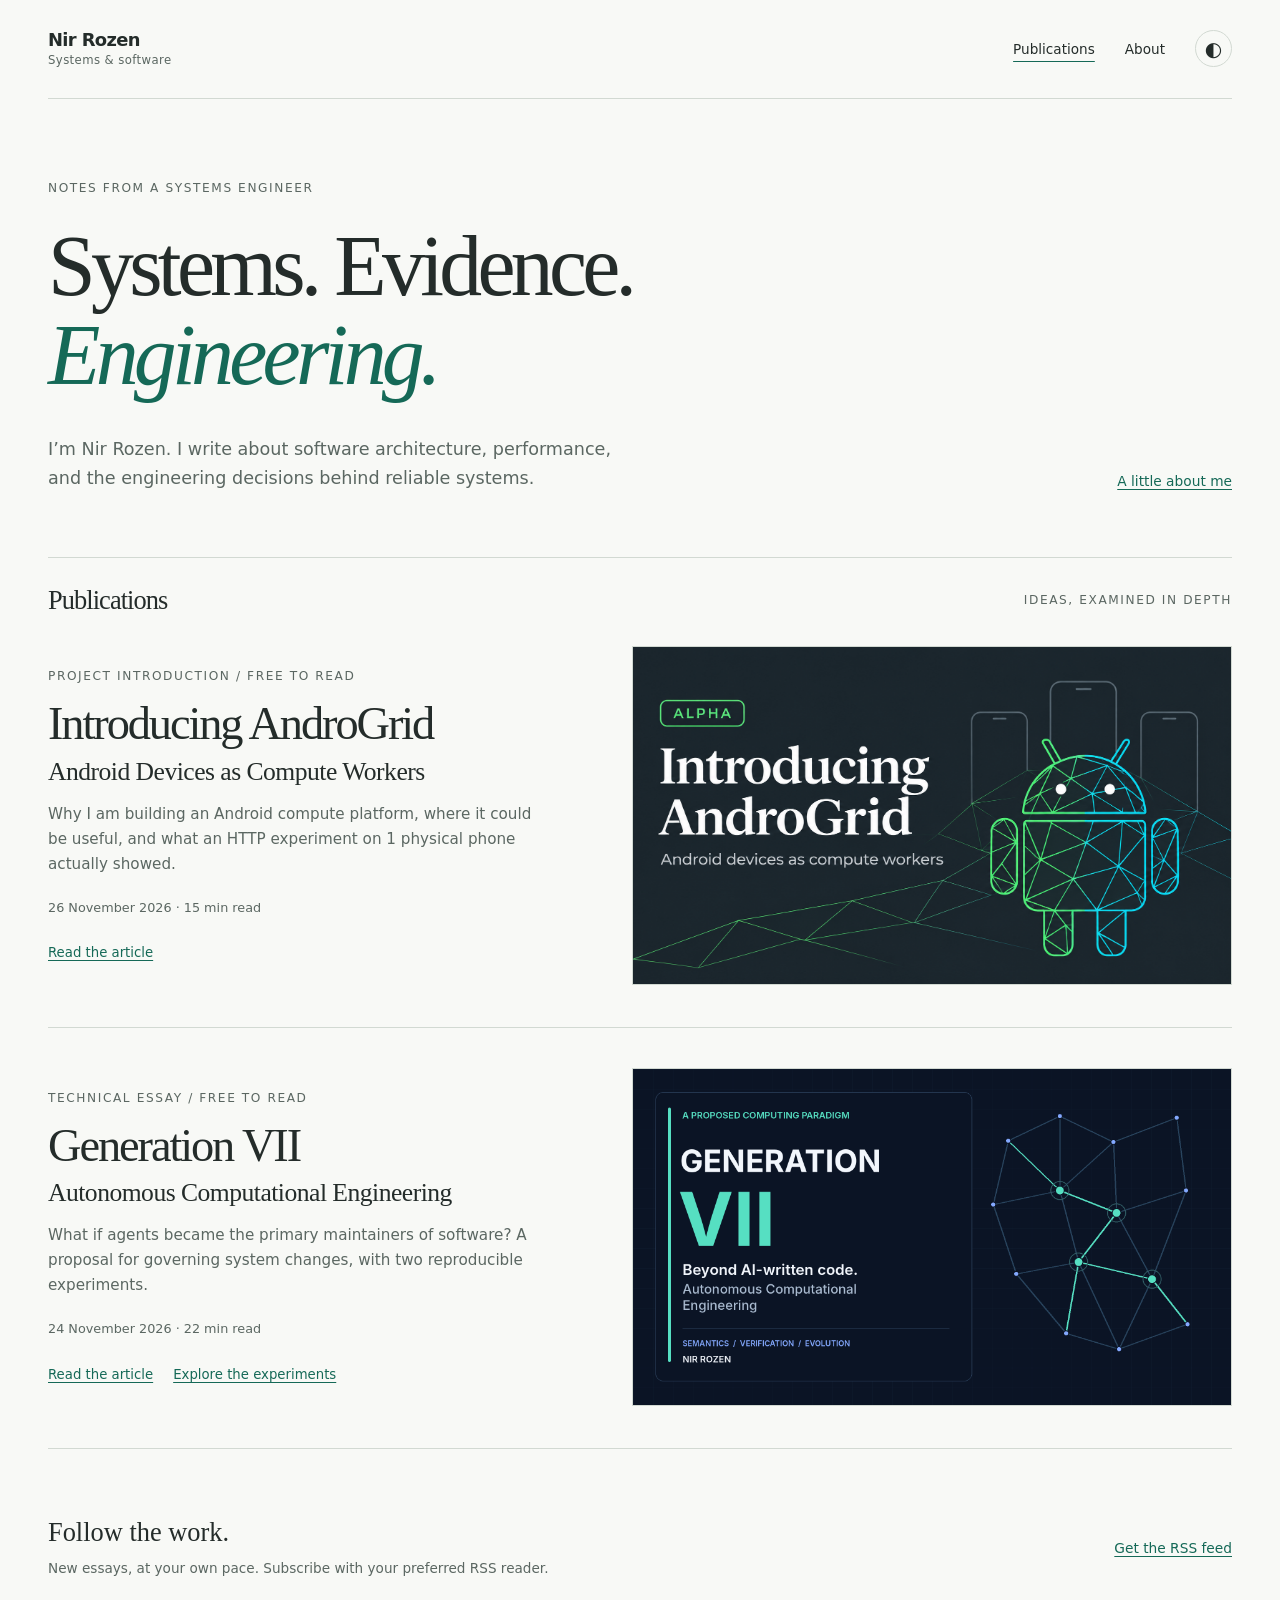
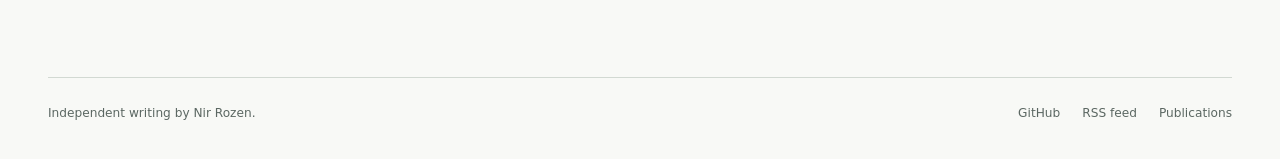
<file: index.html>
<!doctype html>
<html lang="en">
<head>
  <meta charset="utf-8">
  <meta name="viewport" content="width=device-width, initial-scale=1">
  <meta name="color-scheme" content="light dark">
  <title>Nir Rozen — Systems &amp; Software</title>
  <meta name="description" content="Technical essays on systems, performance, and the engineering decisions behind reliable software.">
  <link rel="canonical" href="https://mrquality.github.io/articles/">
  <meta property="og:type" content="website">
  <meta property="og:title" content="Nir Rozen — Systems &amp; Software">
  <meta property="og:description" content="Technical essays on systems, performance, and the engineering decisions behind reliable software.">
  <meta property="og:url" content="https://mrquality.github.io/articles/">
  <meta property="og:image" content="https://mrquality.github.io/articles/generation-vii/figures/00-cover.png">
  <meta name="twitter:card" content="summary_large_image">
  <link rel="alternate" type="application/rss+xml" title="Nir Rozen — Publications" href="./feed.xml">
  <script>try{var t=localStorage.getItem('publication-theme');if(t==='light'||t==='dark')document.documentElement.dataset.theme=t}catch(e){}</script>
  <link rel="stylesheet" href="./style.css?v=1">
  <script src="./site.js?v=1" defer></script>

</head>
<body class="home-page">
  <a class="skip-link" href="#main">Skip to content</a>
  <header class="site-header wrap">
    <a class="wordmark" href="./" aria-label="Nir Rozen, home">Nir Rozen<span>Systems &amp; software</span></a>
    <nav aria-label="Main navigation">
      <a href="./#publications" aria-current="page">Publications</a>
      <a href="./about.html" >About</a>
      <button class="theme-toggle" type="button" hidden aria-label="Switch color theme"><span class="theme-icon" aria-hidden="true">◐</span><span class="theme-label">Theme</span></button>
    </nav>
  </header>
  <main id="main" class="wrap">
  <section class="home-intro" aria-labelledby="intro-title">
    <p class="eyebrow">Notes from a systems engineer</p>
    <h1 id="intro-title">Systems. Evidence.<br><em>Engineering.</em></h1>
    <div class="intro-bottom"><p>I’m Nir Rozen. I write about software architecture, performance, and the engineering decisions behind reliable systems.</p><a class="text-link" href="about.html">A little about me</a></div>
  </section>
  <section id="publications" class="publications" aria-labelledby="publications-title">
    <div class="section-heading"><h2 id="publications-title">Publications</h2><span class="eyebrow">Ideas, examined in depth</span></div>
    <article class="publication">
  <div><p class="eyebrow">Project introduction / Free to read</p>
  <h3><a href="androgrid/">Introducing AndroGrid<span>Android Devices as Compute Workers</span></a></h3>
  <p class="publication-summary">Why I am building an Android compute platform, where it could be useful, and what an HTTP experiment on 1 physical phone actually showed.</p>
  <p class="publication-meta"><time datetime="2026-11-26">26 November 2026</time> · 15 min read</p>
  <div class="publication-links"><a href="androgrid/">Read the article</a></div></div>
  <a class="publication-image" href="androgrid/" aria-label="Read Introducing AndroGrid: Android Devices as Compute Workers"><img src="androgrid/figures/00-cover.png" alt="AndroGrid: Android devices as compute workers, with a green and cyan network motif." width="1920" height="1080" decoding="async"></a>
</article>
<article class="publication">
  <div><p class="eyebrow">Technical essay / Free to read</p>
  <h3><a href="generation-vii/">Generation VII<span>Autonomous Computational Engineering</span></a></h3>
  <p class="publication-summary">What if agents became the primary maintainers of software? A proposal for governing system changes, with two reproducible experiments.</p>
  <p class="publication-meta"><time datetime="2026-11-24">24 November 2026</time> · 22 min read</p>
  <div class="publication-links"><a href="generation-vii/">Read the article</a><a href="generation-vii/experiments/">Explore the experiments</a></div></div>
  <a class="publication-image" href="generation-vii/" aria-label="Read Generation VII: Autonomous Computational Engineering"><img src="generation-vii/figures/00-cover.png" alt="Generation VII: Beyond AI-written code" width="1920" height="1080" decoding="async"></a>
</article>
  </section>
  <aside class="follow-note"><div><h2>Follow the work.</h2><p>New essays, at your own pace. Subscribe with your preferred RSS reader.</p></div><a class="text-link" href="feed.xml">Get the RSS feed</a></aside>
</main>

  <footer class="site-footer wrap">
    <p>Independent writing by <a href="./about.html">Nir Rozen</a>.</p>
    <nav aria-label="Footer"><a href="https://github.com/MrQuality">GitHub</a><a href="./feed.xml">RSS feed</a><a href="./#publications">Publications</a></nav>
  </footer>
</body>
</html>
</file>
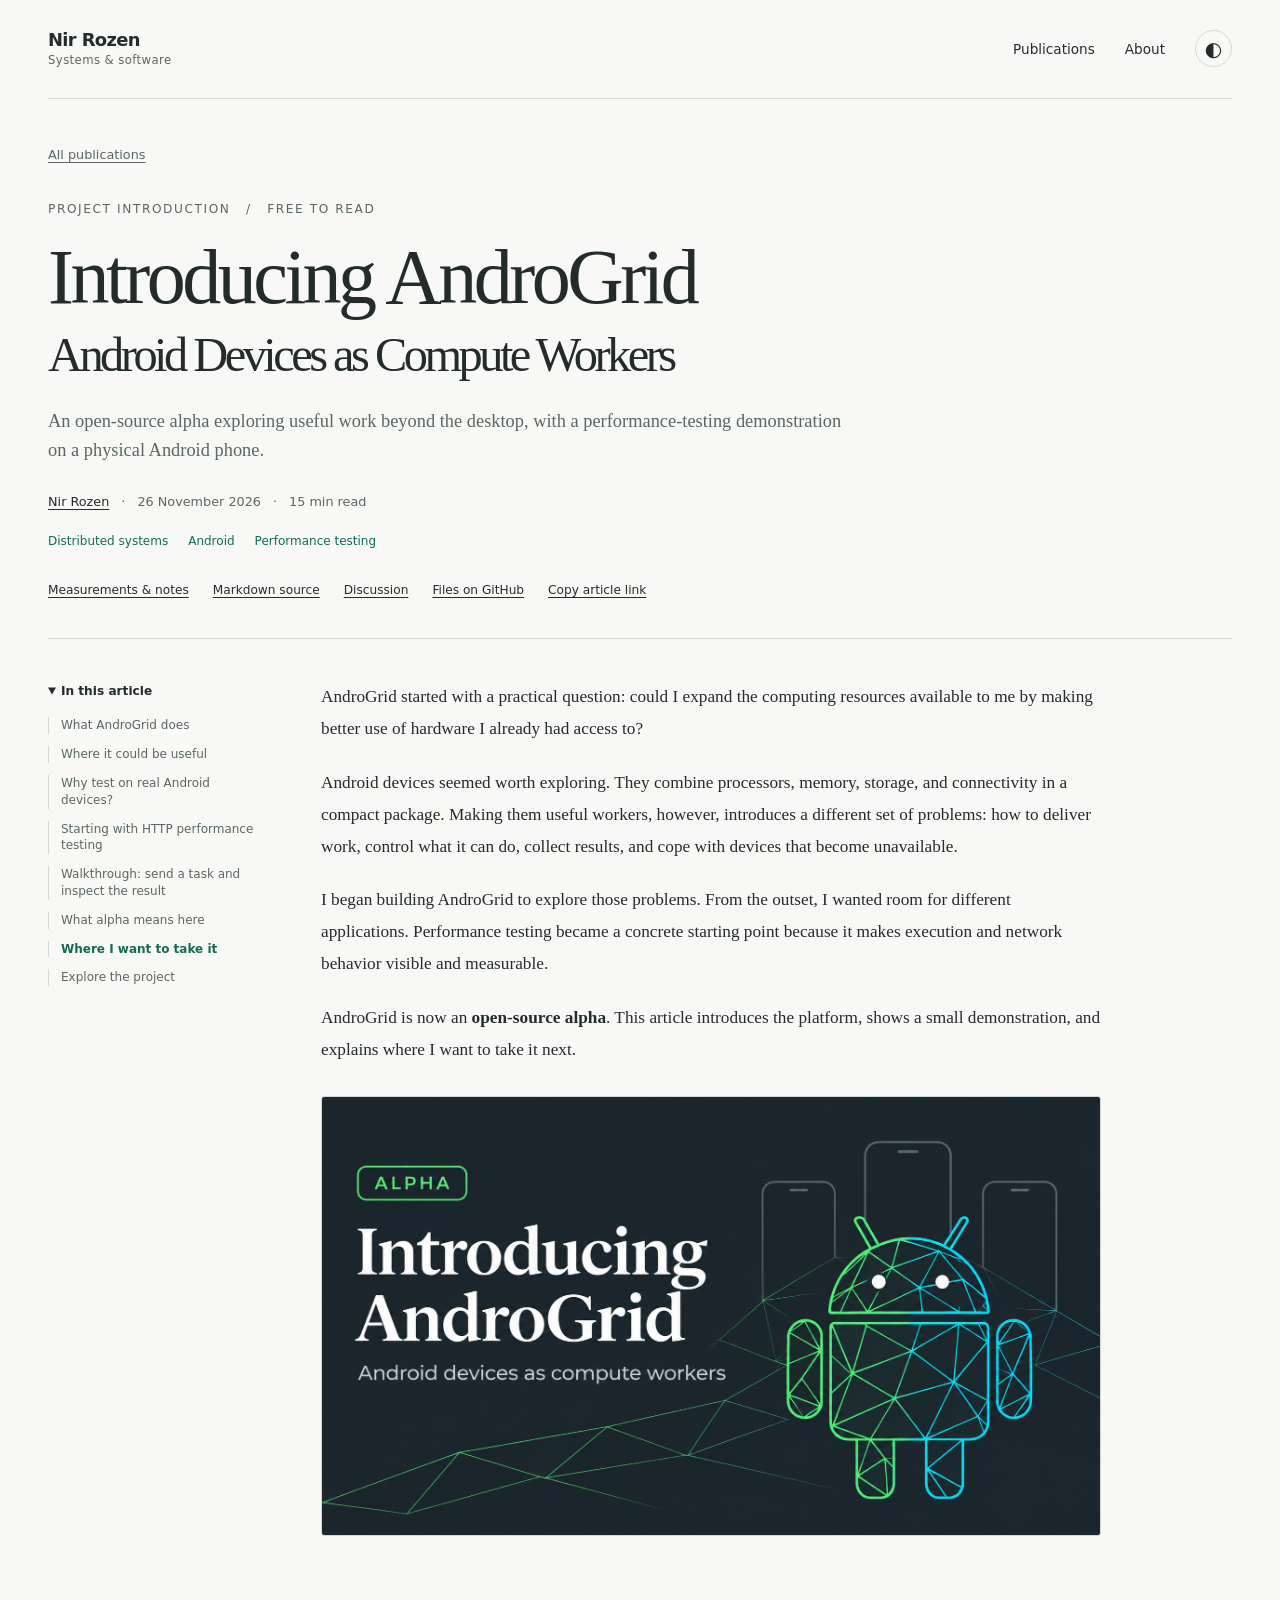
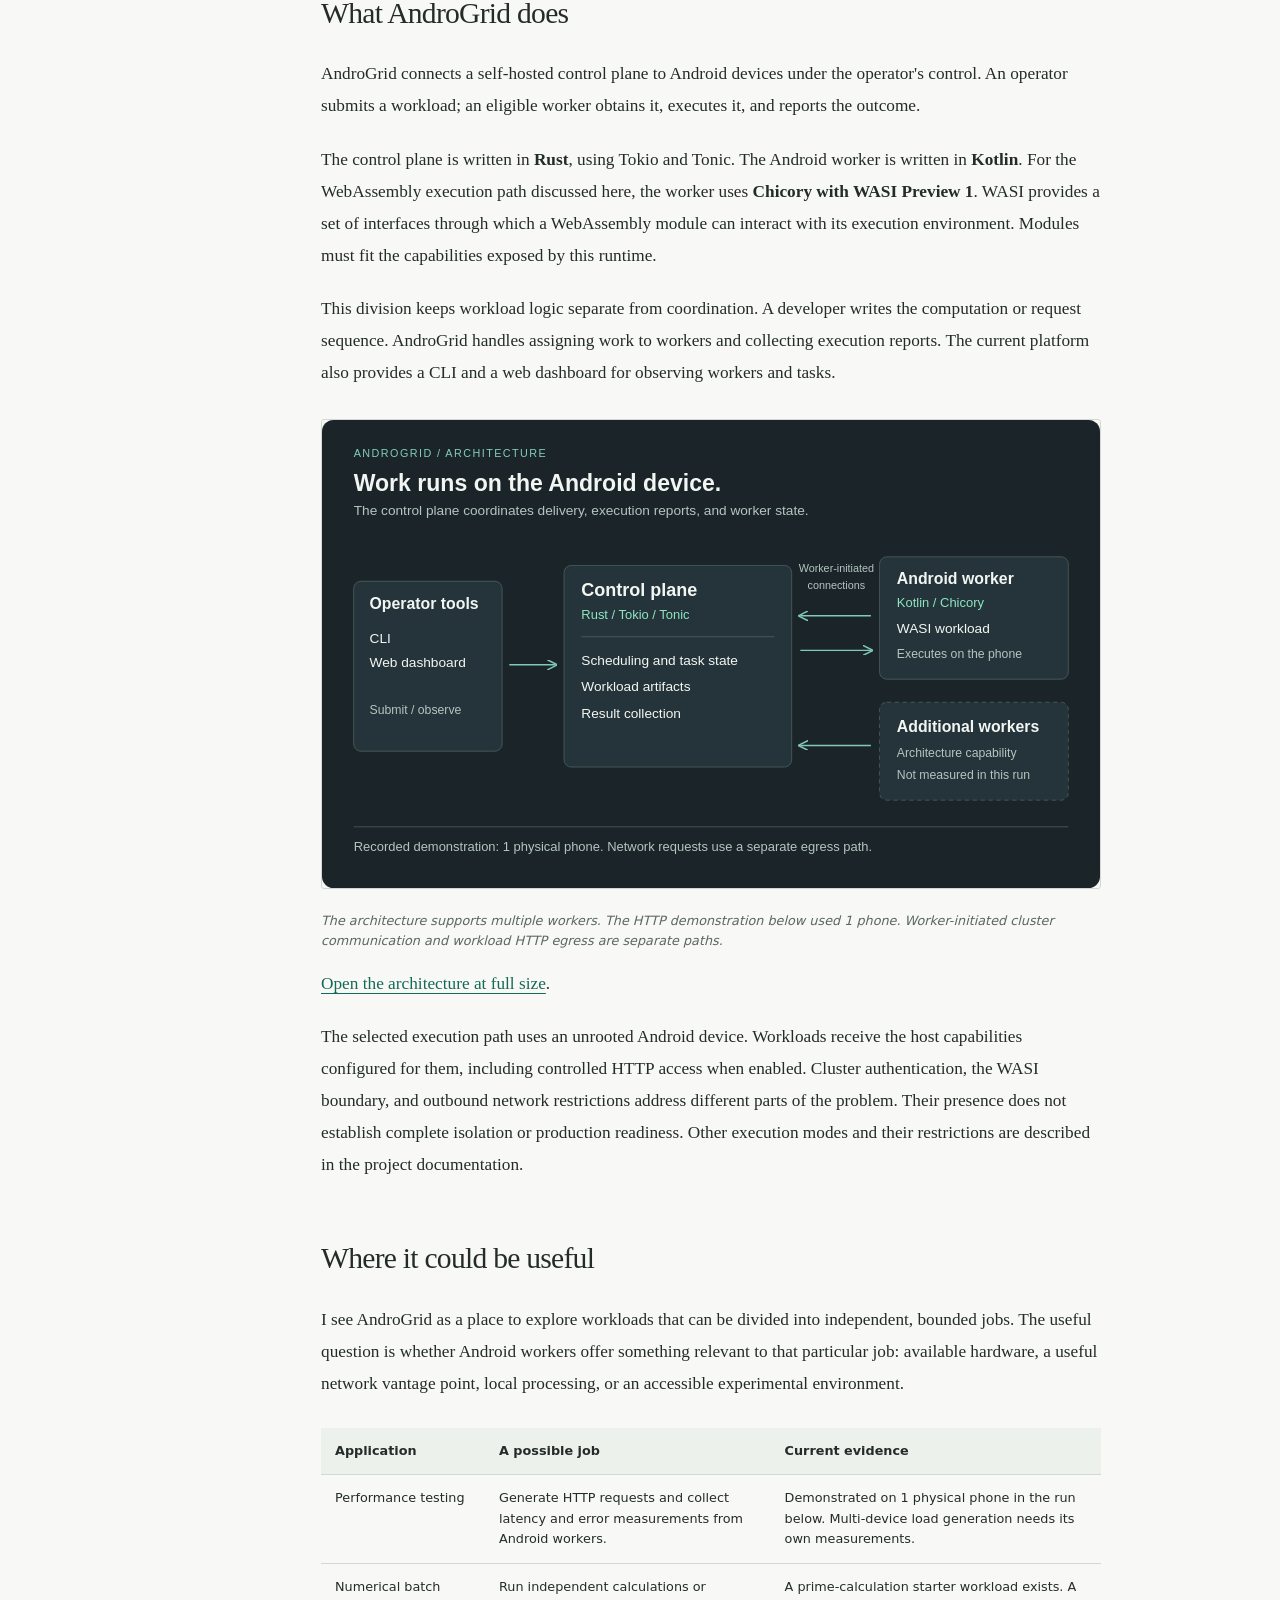
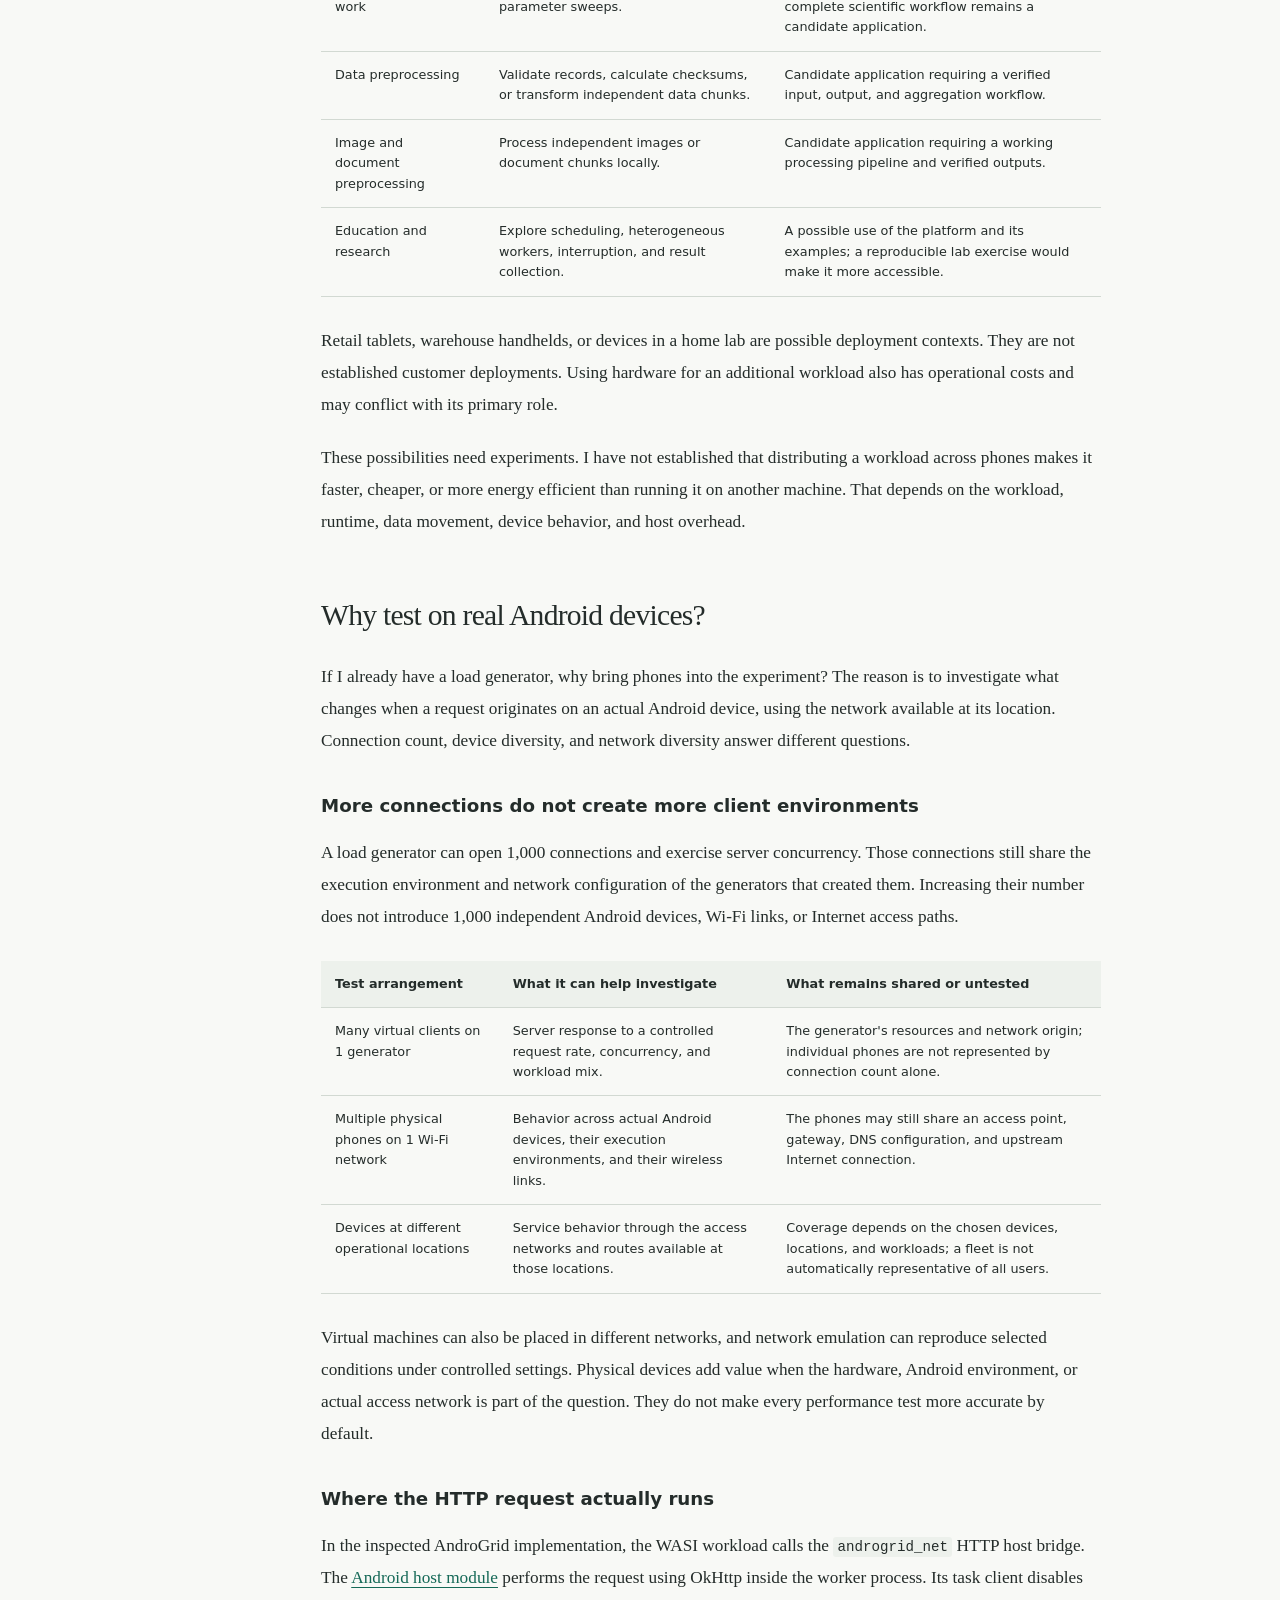
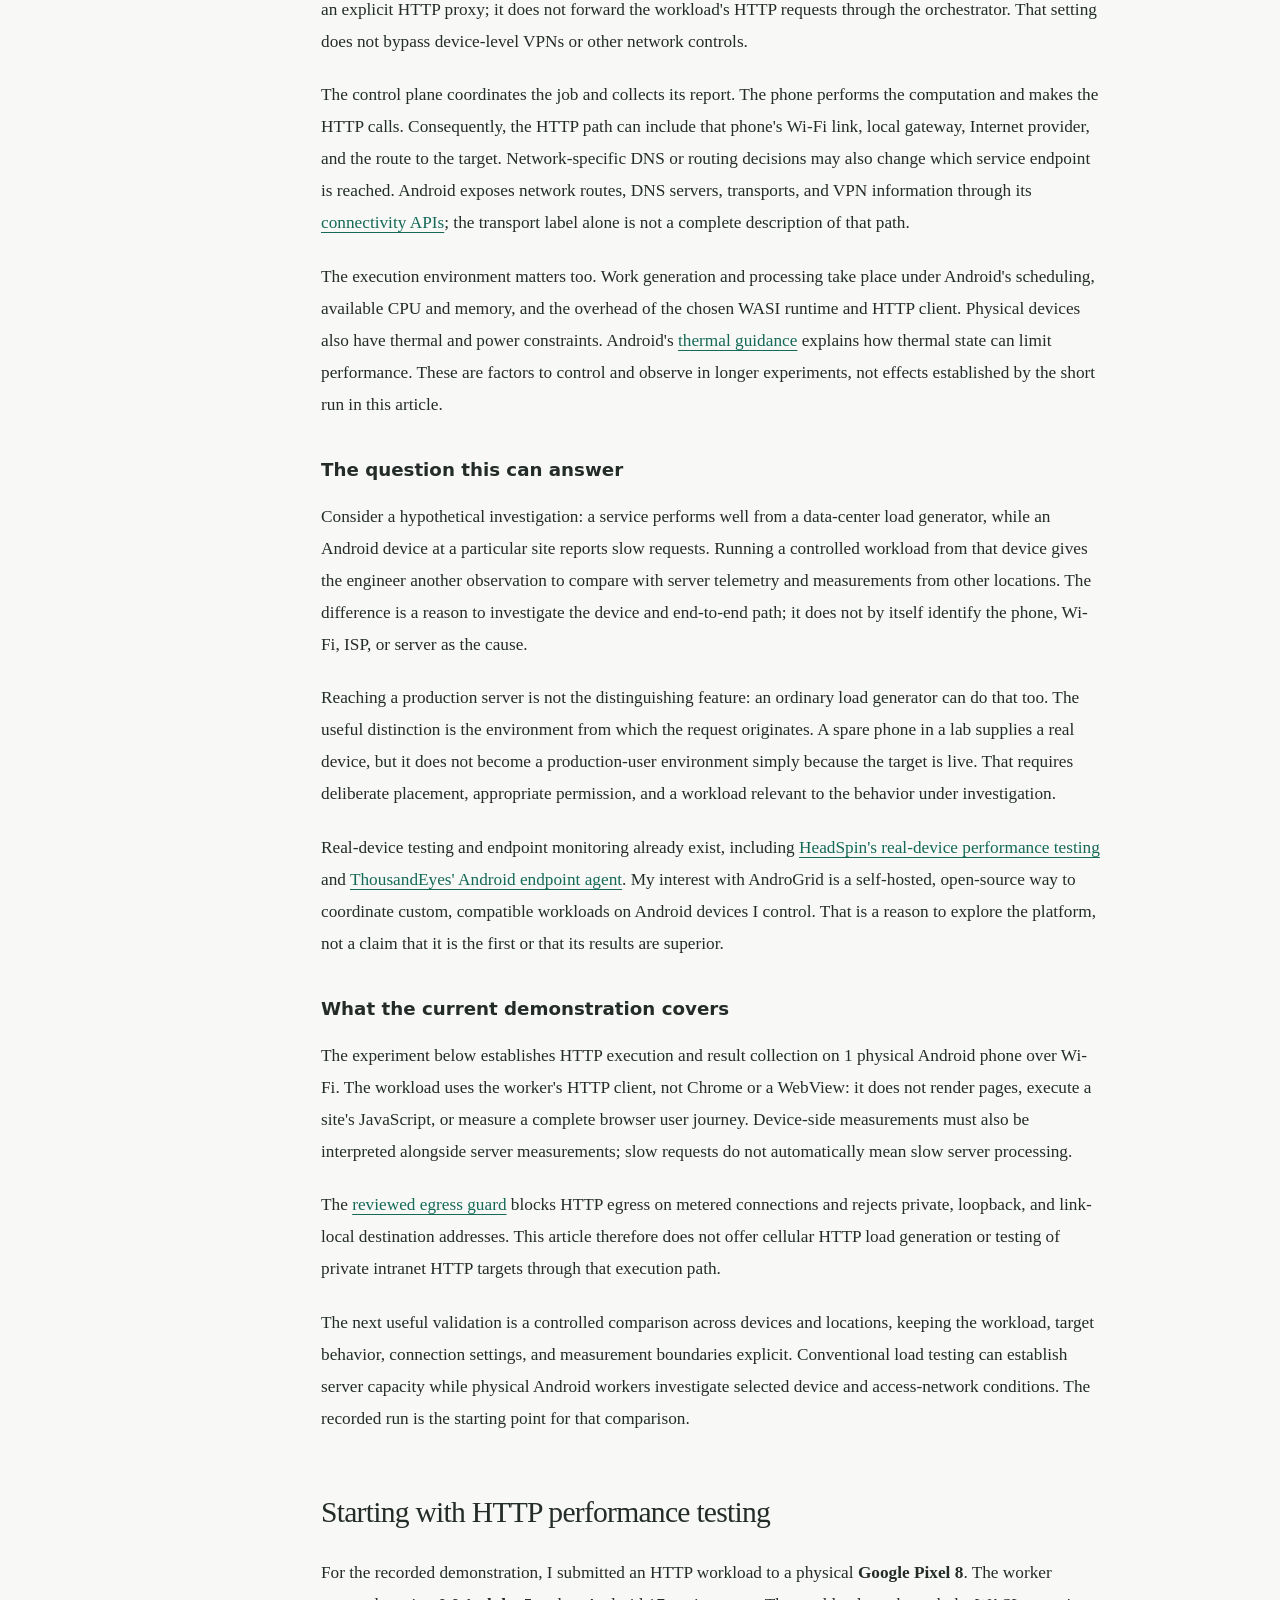
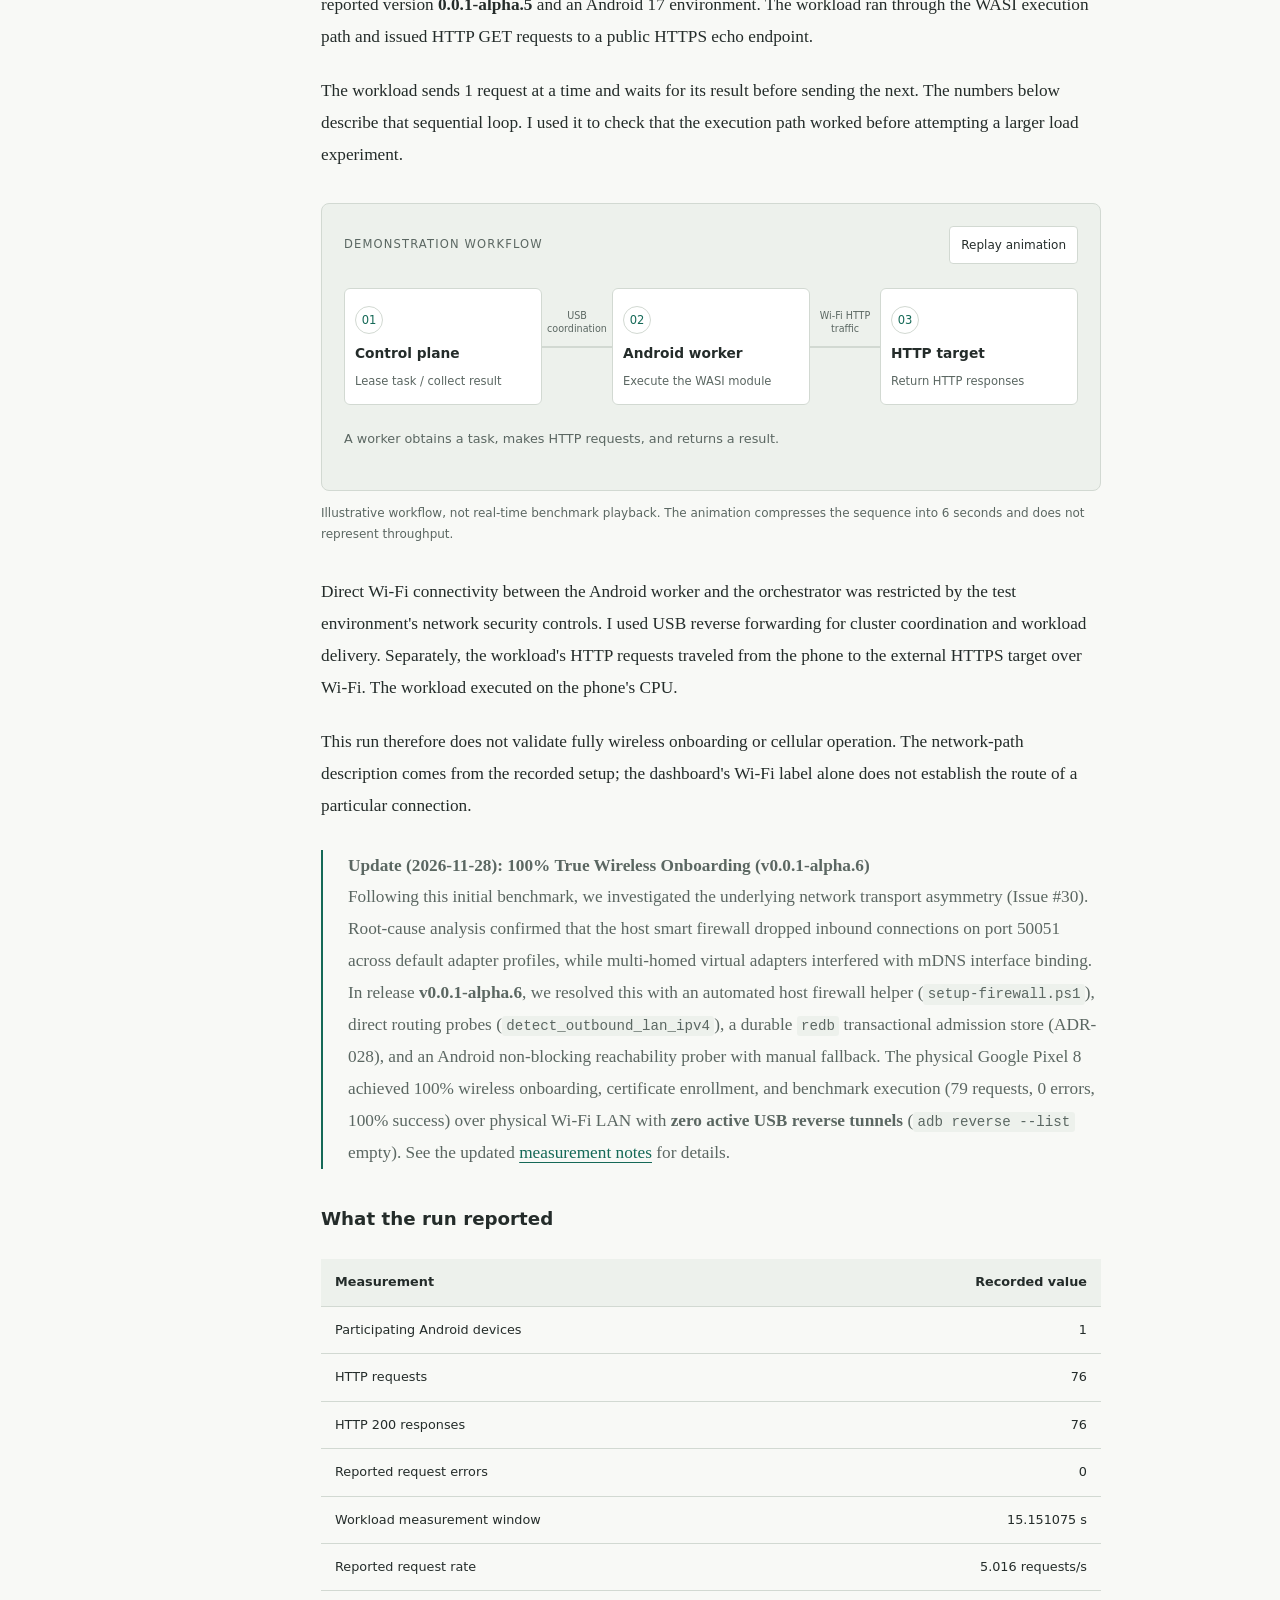
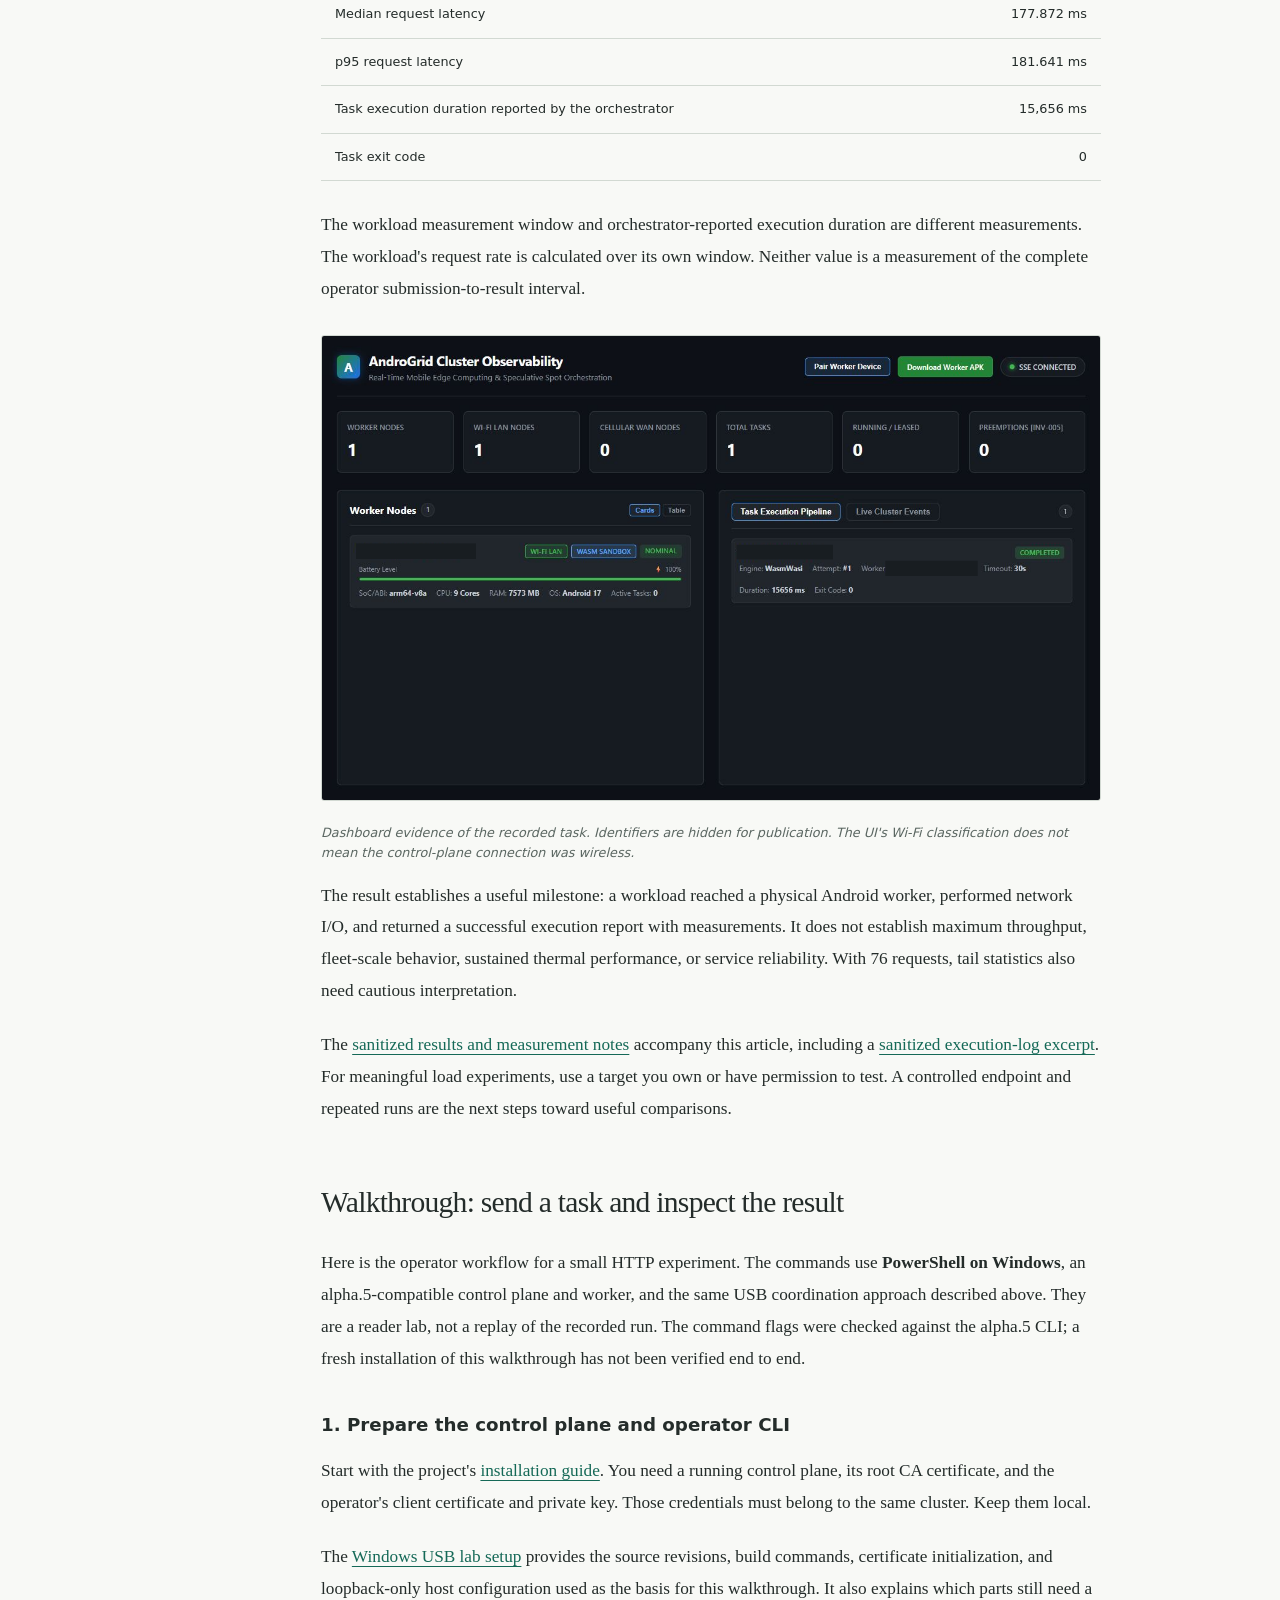
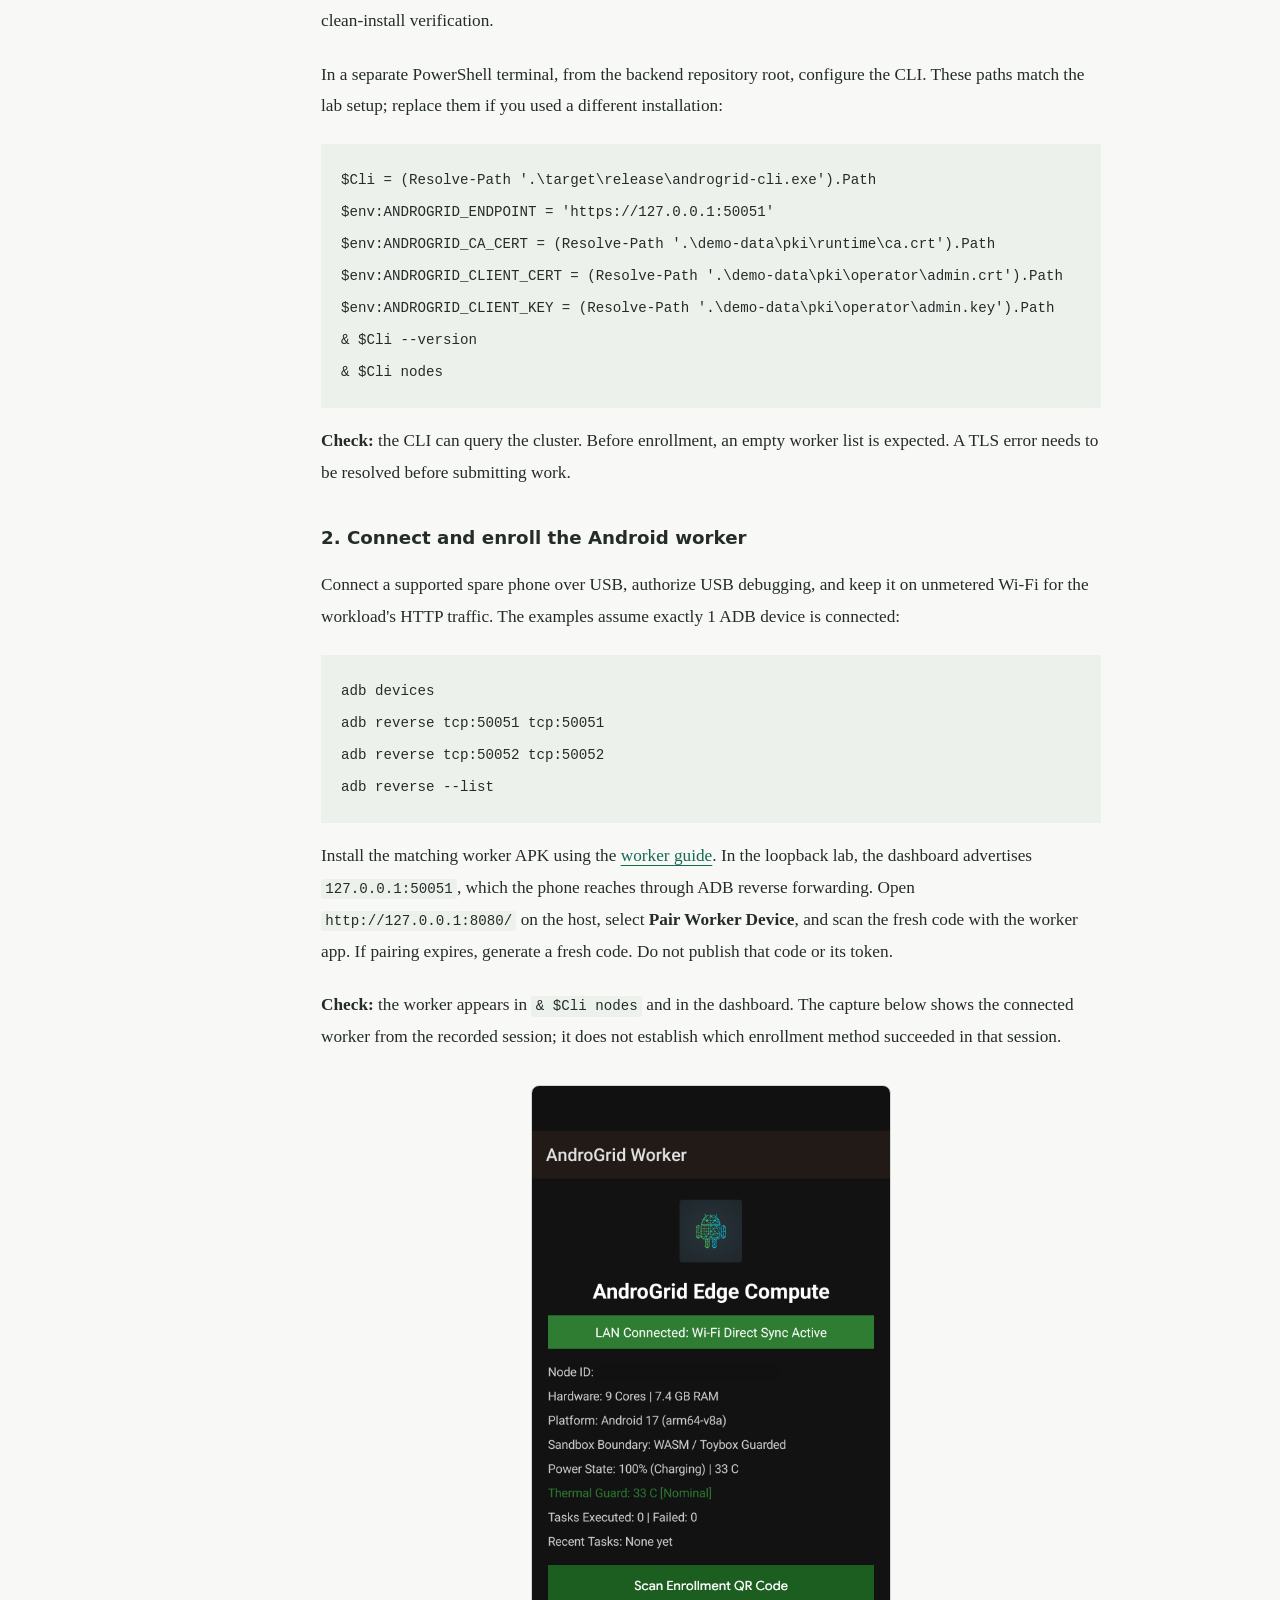
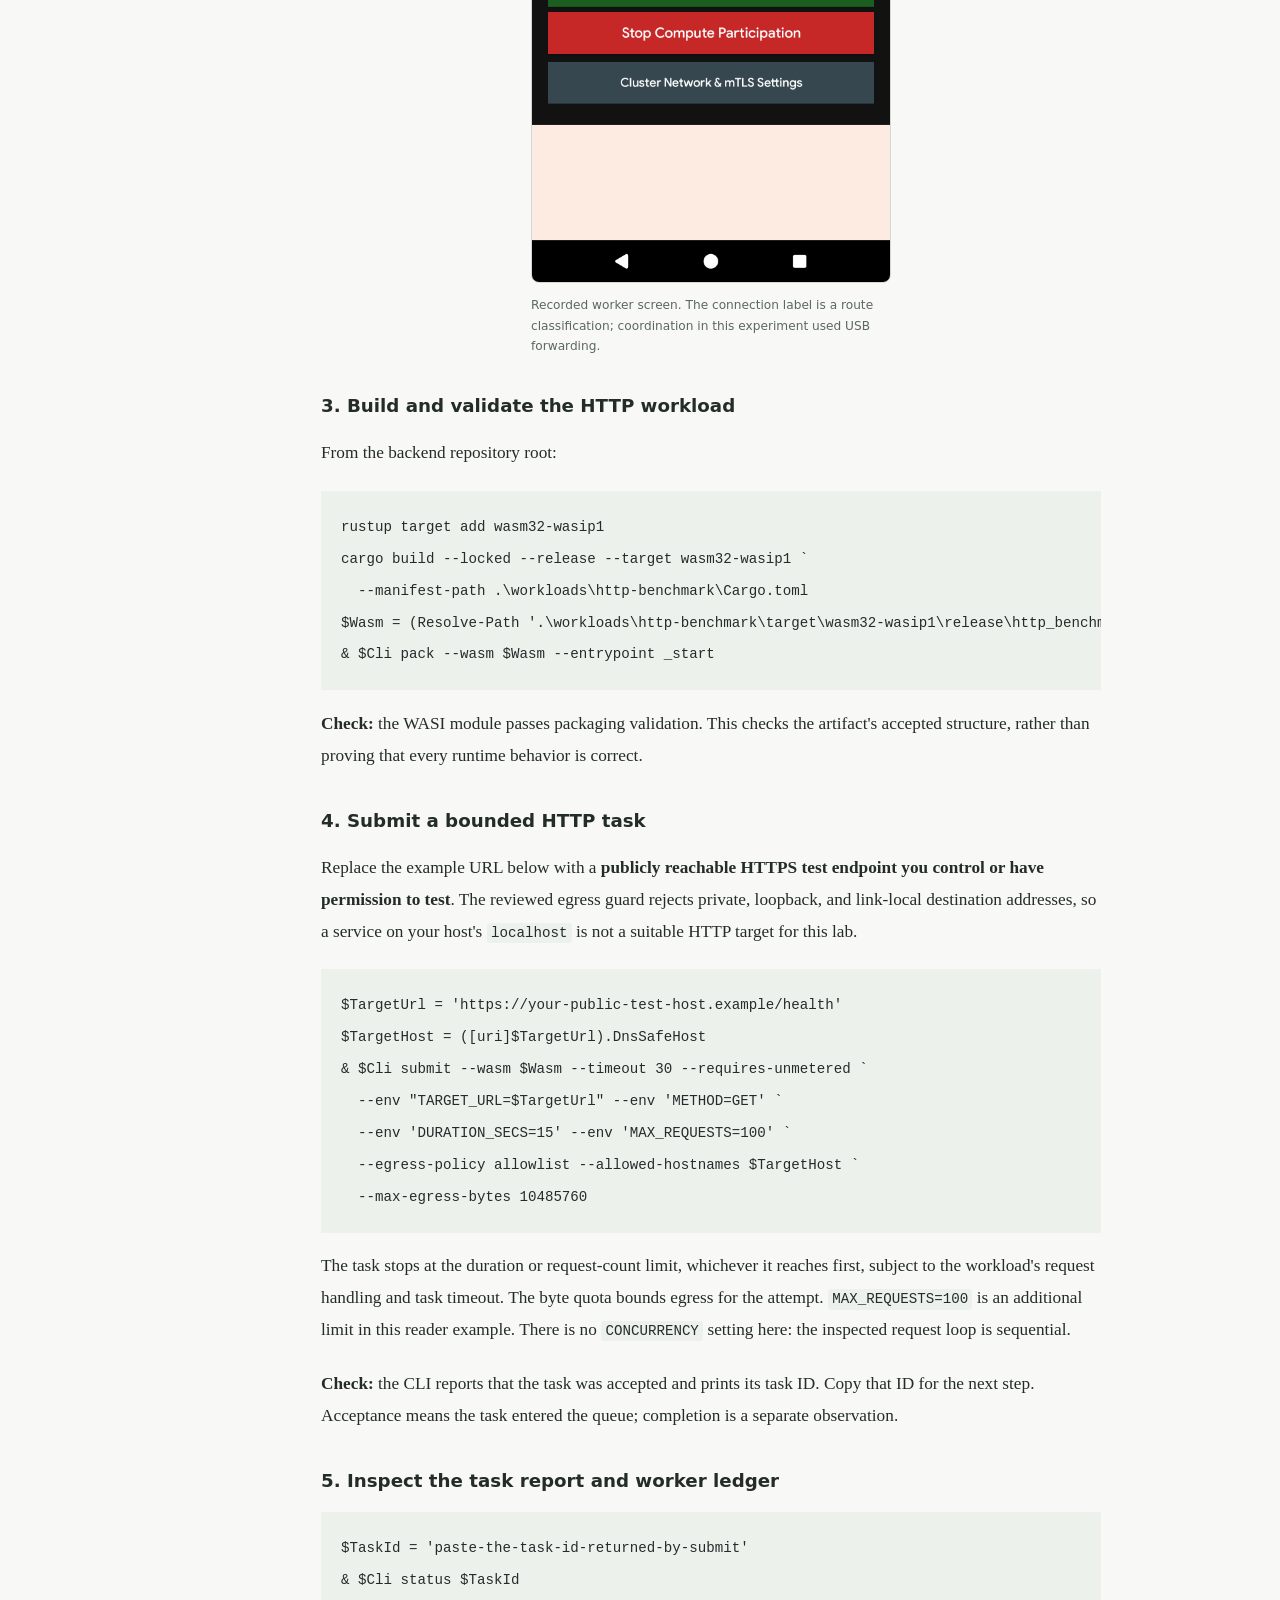
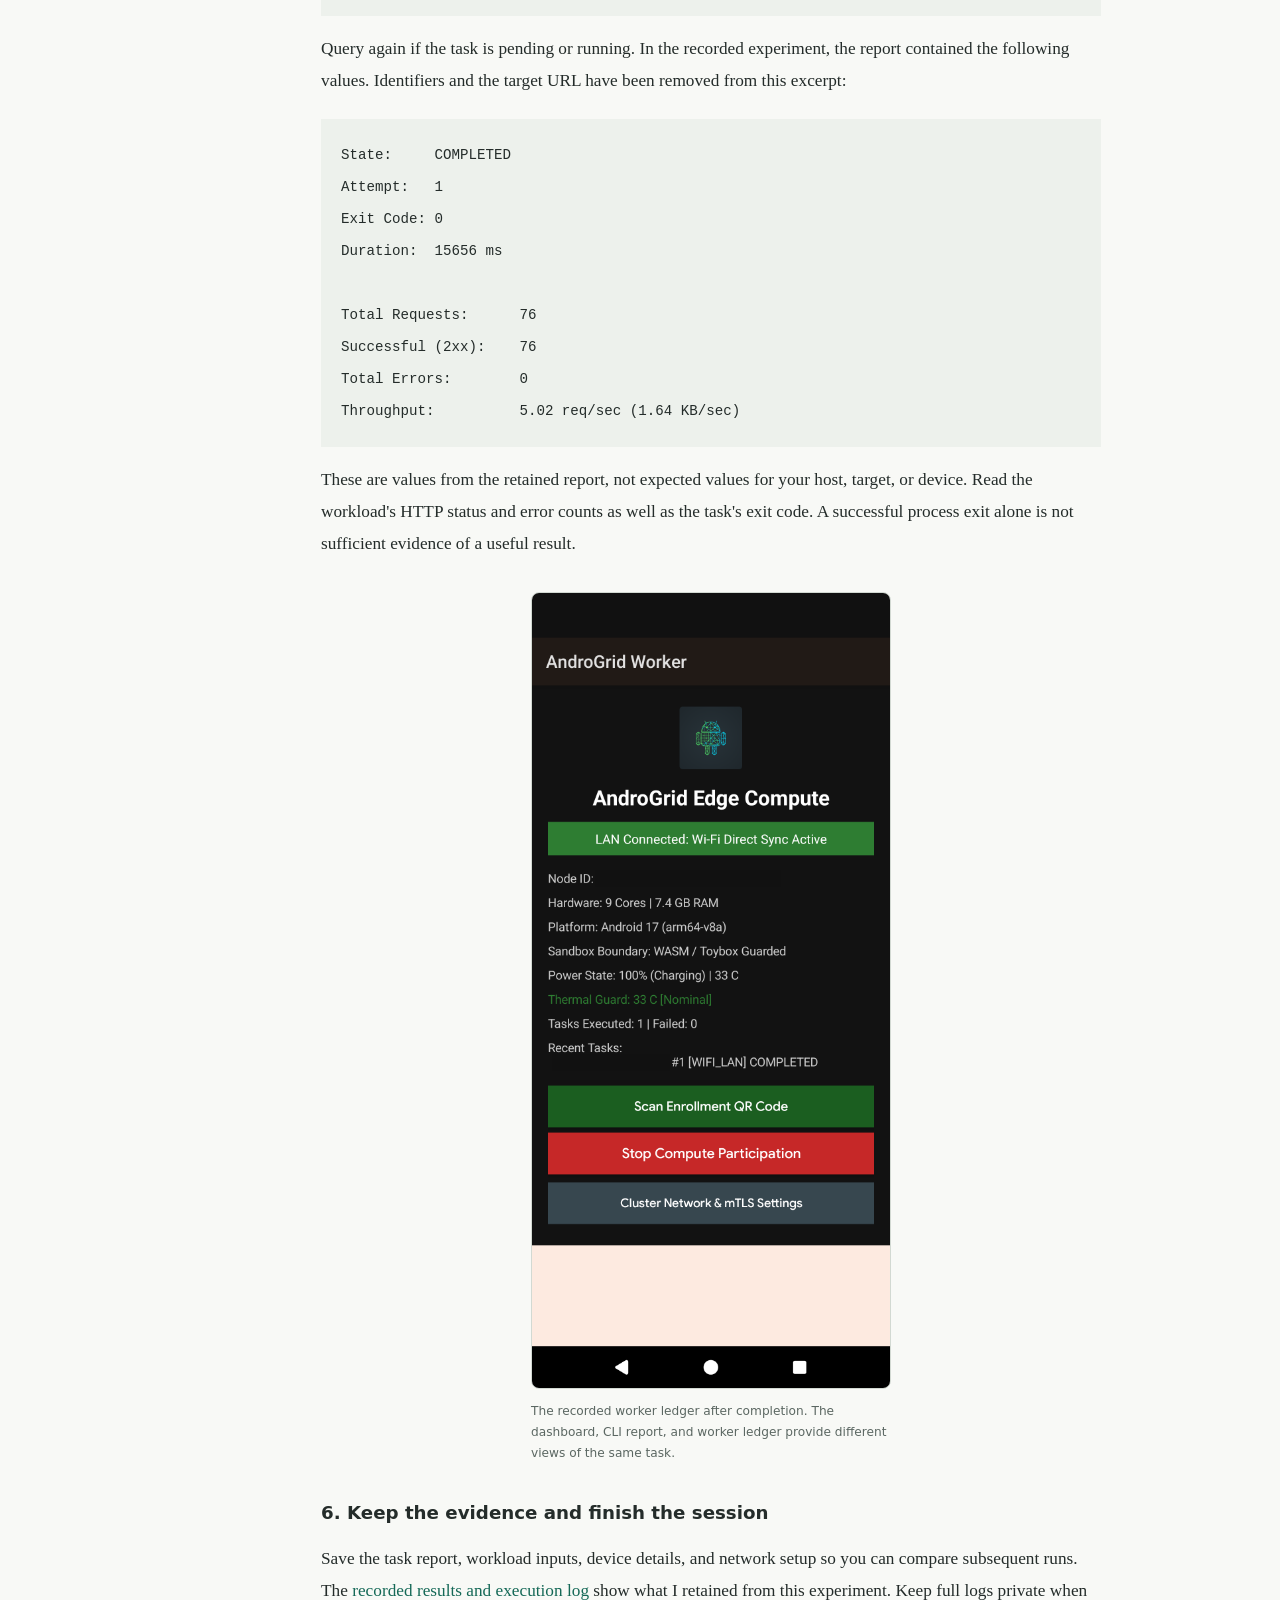
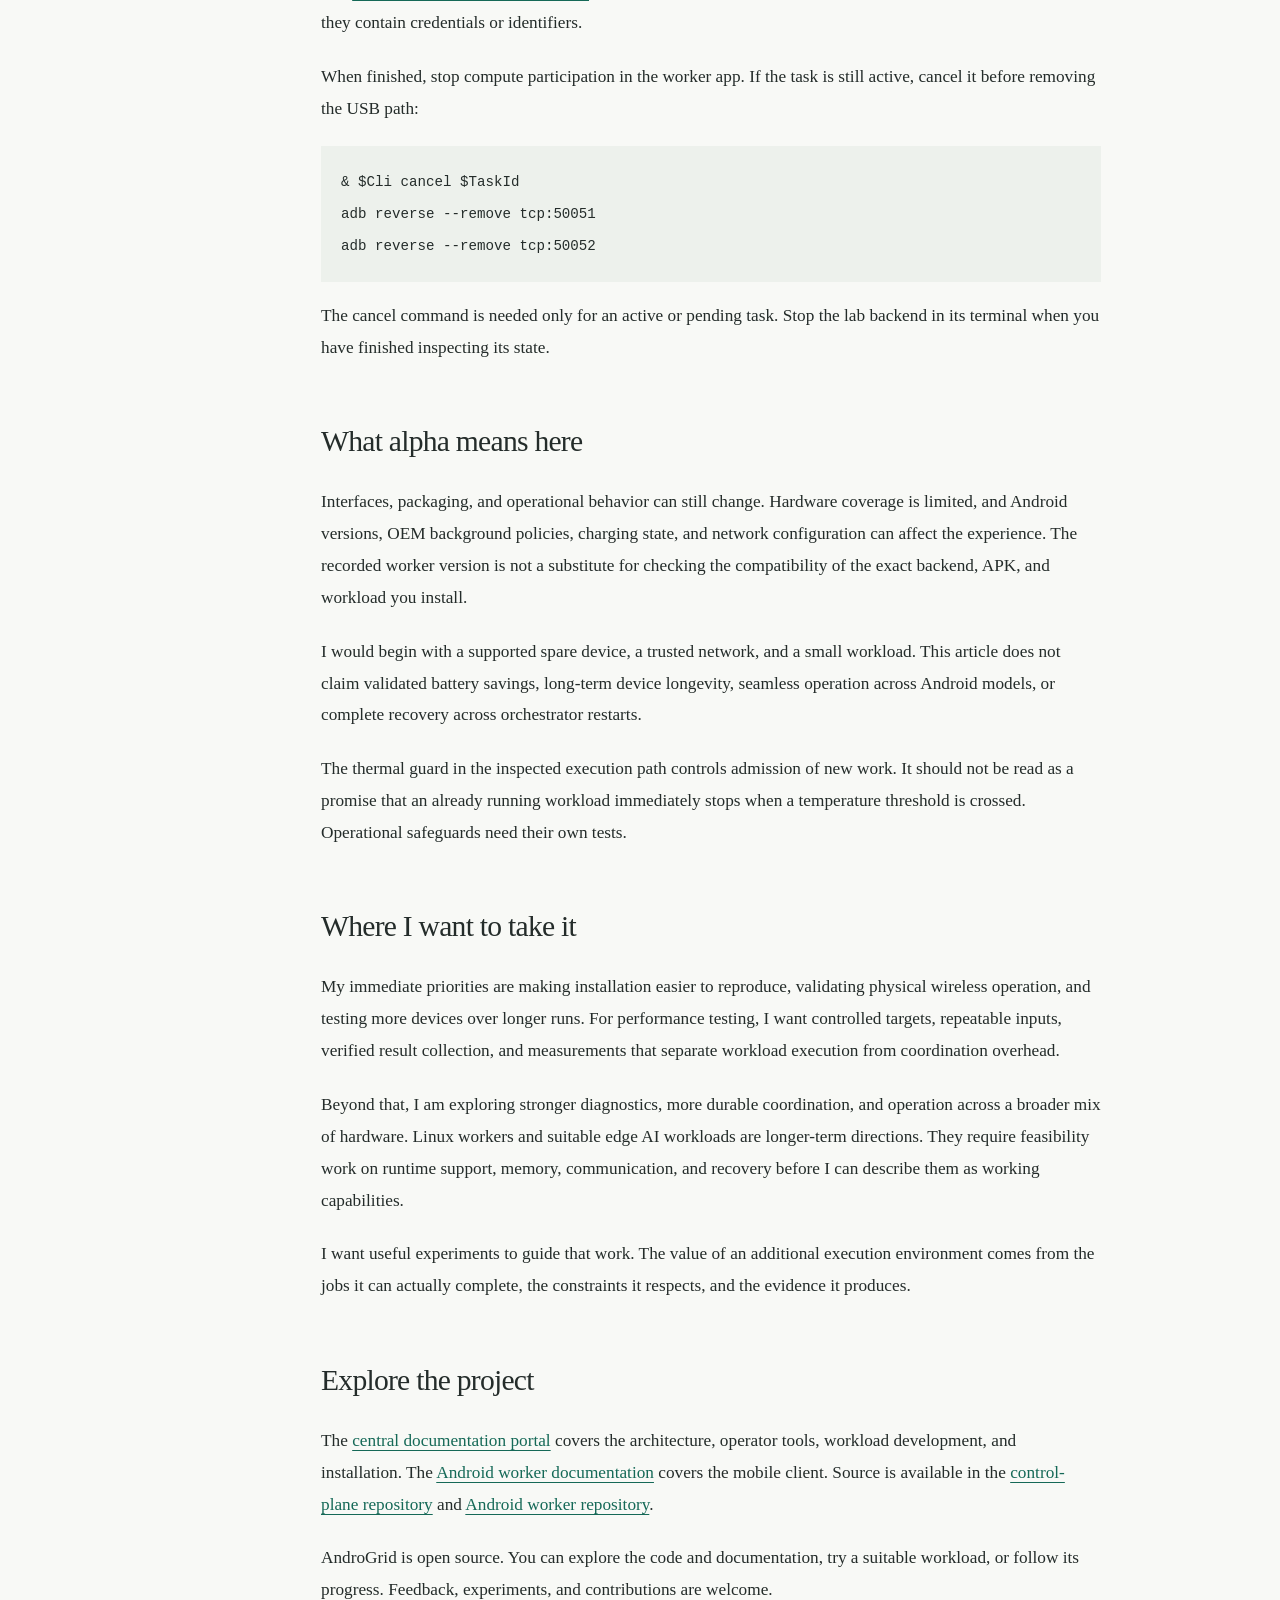
<file: androgrid/index.html>
<!doctype html>
<html lang="en">
<head>
  <meta charset="utf-8">
  <meta name="viewport" content="width=device-width, initial-scale=1">
  <meta name="color-scheme" content="light dark">
  <title>Introducing AndroGrid: Android Devices as Compute Workers | Nir Rozen</title>
  <meta name="description" content="Why I am building an Android compute platform, where it could be useful, and what an HTTP experiment on 1 physical phone actually showed.">
  <link rel="canonical" href="https://mrquality.github.io/articles/androgrid/">
  <meta property="og:type" content="article">
  <meta property="og:title" content="Introducing AndroGrid: Android Devices as Compute Workers | Nir Rozen">
  <meta property="og:description" content="Why I am building an Android compute platform, where it could be useful, and what an HTTP experiment on 1 physical phone actually showed.">
  <meta property="og:url" content="https://mrquality.github.io/articles/androgrid/">
  <meta property="og:image" content="https://mrquality.github.io/articles/androgrid/figures/00-cover.png">
  <meta name="twitter:card" content="summary_large_image">
  <link rel="alternate" type="application/rss+xml" title="Nir Rozen — Publications" href="../feed.xml">
  <script>try{var t=localStorage.getItem('publication-theme');if(t==='light'||t==='dark')document.documentElement.dataset.theme=t}catch(e){}</script>
  <link rel="stylesheet" href="./style.css?v=1">
  <script src="./site.js?v=1" defer></script>
  <meta name="giscus:backlink" content="https://mrquality.github.io/articles/androgrid/"><script type="application/ld+json">{"@context": "https://schema.org", "@type": "Article", "headline": "Introducing AndroGrid: Android Devices as Compute Workers", "description": "Why I am building an Android compute platform, where it could be useful, and what an HTTP experiment on 1 physical phone actually showed.", "author": {"@type": "Person", "name": "Nir Rozen", "url": "https://mrquality.github.io/articles/about.html"}, "datePublished": "2026-11-26", "mainEntityOfPage": "https://mrquality.github.io/articles/androgrid/", "image": "https://mrquality.github.io/articles/androgrid/figures/00-cover.png"}</script>
</head>
<body class="article-page">
  <a class="skip-link" href="#main">Skip to content</a>
  <header class="site-header wrap">
    <a class="wordmark" href="../" aria-label="Nir Rozen, home">Nir Rozen<span>Systems &amp; software</span></a>
    <nav aria-label="Main navigation">
      <a href="../#publications" >Publications</a>
      <a href="../about.html" >About</a>
      <button class="theme-toggle" type="button" hidden aria-label="Switch color theme"><span class="theme-icon" aria-hidden="true">◐</span><span class="theme-label">Theme</span></button>
    </nav>
  </header>
  <main id="main" class="wrap">
  <header class="article-header">
    <a class="back-link" href="../#publications">All publications</a>
    <p class="eyebrow">Project introduction <span aria-hidden="true">/</span> Free to read</p>
    <h1>Introducing AndroGrid<span>Android Devices as Compute Workers</span></h1>
    <p class="article-deck">An open-source alpha exploring useful work beyond the desktop, with a performance-testing demonstration on a physical Android phone.</p>
    <div class="article-meta"><a href="../about.html">Nir Rozen</a><span aria-hidden="true">·</span><time datetime="2026-11-26">26 November 2026</time><span aria-hidden="true">·</span><span>15 min read</span></div>
    <ul class="topic-list" aria-label="Topics"><li>Distributed systems</li><li>Android</li><li>Performance testing</li></ul>
    <nav class="article-resources" aria-label="Article resources"><a href="evidence/">Measurements &amp; notes</a><a href="article.md">Markdown source</a><a href="#comments">Discussion</a><a href="https://github.com/MrQuality/articles/tree/main/androgrid">Files on GitHub</a><button class="copy-link" type="button" hidden>Copy article link</button><span class="copy-status" role="status"></span></nav>
  </header>
  <div class="reading-layout">
    <aside class="contents-panel"><details open><summary>In this article</summary><nav aria-label="Table of contents"><ol><li><a href="#what-androgrid-does">What AndroGrid does</a></li><li><a href="#where-it-could-be-useful">Where it could be useful</a></li><li><a href="#why-test-on-real-android-devices">Why test on real Android devices?</a></li><li><a href="#starting-with-http-performance-testing">Starting with HTTP performance testing</a></li><li><a href="#walkthrough-send-a-task-and-inspect-the-result">Walkthrough: send a task and inspect the result</a></li><li><a href="#what-alpha-means-here">What alpha means here</a></li><li><a href="#where-i-want-to-take-it">Where I want to take it</a></li><li><a href="#explore-the-project">Explore the project</a></li></ol></nav></details></aside>
    <div class="reading-column"><article class="prose"><p>AndroGrid started with a practical question: could I expand the computing resources available to me by making better use of hardware I already had access to?</p>
<p>Android devices seemed worth exploring. They combine processors, memory, storage, and connectivity in a compact package. Making them useful workers, however, introduces a different set of problems: how to deliver work, control what it can do, collect results, and cope with devices that become unavailable.</p>
<p>I began building AndroGrid to explore those problems. From the outset, I wanted room for different applications. Performance testing became a concrete starting point because it makes execution and network behavior visible and measurable.</p>
<p>AndroGrid is now an <strong>open-source alpha</strong>. This article introduces the platform, shows a small demonstration, and explains where I want to take it next.</p>
<p><img src="figures/00-cover.png" alt="Introducing AndroGrid, an alpha project for Android compute workers." /></p>
<h2 id="what-androgrid-does">What AndroGrid does</h2>
<p>AndroGrid connects a self-hosted control plane to Android devices under the operator's control. An operator submits a workload; an eligible worker obtains it, executes it, and reports the outcome.</p>
<p>The control plane is written in <strong>Rust</strong>, using Tokio and Tonic. The Android worker is written in <strong>Kotlin</strong>. For the WebAssembly execution path discussed here, the worker uses <strong>Chicory with WASI Preview 1</strong>. WASI provides a set of interfaces through which a WebAssembly module can interact with its execution environment. Modules must fit the capabilities exposed by this runtime.</p>
<p>This division keeps workload logic separate from coordination. A developer writes the computation or request sequence. AndroGrid handles assigning work to workers and collecting execution reports. The current platform also provides a CLI and a web dashboard for observing workers and tasks.</p>
<p><img src="figures/01-architecture.svg" alt="Public architecture overview: operator tools, Rust control plane, and Android workers running WASI workloads." /></p>
<p><em>The architecture supports multiple workers. The HTTP demonstration below used 1 phone. Worker-initiated cluster communication and workload HTTP egress are separate paths.</em></p>
<p><a href="figures/01-architecture.svg">Open the architecture at full size</a>.</p>
<p>The selected execution path uses an unrooted Android device. Workloads receive the host capabilities configured for them, including controlled HTTP access when enabled. Cluster authentication, the WASI boundary, and outbound network restrictions address different parts of the problem. Their presence does not establish complete isolation or production readiness. Other execution modes and their restrictions are described in the project documentation.</p>
<h2 id="where-it-could-be-useful">Where it could be useful</h2>
<p>I see AndroGrid as a place to explore workloads that can be divided into independent, bounded jobs. The useful question is whether Android workers offer something relevant to that particular job: available hardware, a useful network vantage point, local processing, or an accessible experimental environment.</p>
<div class="table-scroll" tabindex="0" role="region" aria-label="Scrollable data table"><table>
<thead>
<tr>
<th>Application</th>
<th>A possible job</th>
<th>Current evidence</th>
</tr>
</thead>
<tbody>
<tr>
<td>Performance testing</td>
<td>Generate HTTP requests and collect latency and error measurements from Android workers.</td>
<td>Demonstrated on 1 physical phone in the run below. Multi-device load generation needs its own measurements.</td>
</tr>
<tr>
<td>Numerical batch work</td>
<td>Run independent calculations or parameter sweeps.</td>
<td>A prime-calculation starter workload exists. A complete scientific workflow remains a candidate application.</td>
</tr>
<tr>
<td>Data preprocessing</td>
<td>Validate records, calculate checksums, or transform independent data chunks.</td>
<td>Candidate application requiring a verified input, output, and aggregation workflow.</td>
</tr>
<tr>
<td>Image and document preprocessing</td>
<td>Process independent images or document chunks locally.</td>
<td>Candidate application requiring a working processing pipeline and verified outputs.</td>
</tr>
<tr>
<td>Education and research</td>
<td>Explore scheduling, heterogeneous workers, interruption, and result collection.</td>
<td>A possible use of the platform and its examples; a reproducible lab exercise would make it more accessible.</td>
</tr>
</tbody>
</table></div>
<p>Retail tablets, warehouse handhelds, or devices in a home lab are possible deployment contexts. They are not established customer deployments. Using hardware for an additional workload also has operational costs and may conflict with its primary role.</p>
<p>These possibilities need experiments. I have not established that distributing a workload across phones makes it faster, cheaper, or more energy efficient than running it on another machine. That depends on the workload, runtime, data movement, device behavior, and host overhead.</p>
<h2 id="why-test-on-real-android-devices">Why test on real Android devices?</h2>
<p>If I already have a load generator, why bring phones into the experiment? The reason is to investigate what changes when a request originates on an actual Android device, using the network available at its location. Connection count, device diversity, and network diversity answer different questions.</p>
<h3 id="more-connections-do-not-create-more-client-environments">More connections do not create more client environments</h3>
<p>A load generator can open 1,000 connections and exercise server concurrency. Those connections still share the execution environment and network configuration of the generators that created them. Increasing their number does not introduce 1,000 independent Android devices, Wi-Fi links, or Internet access paths.</p>
<div class="table-scroll" tabindex="0" role="region" aria-label="Scrollable data table"><table>
<thead>
<tr>
<th>Test arrangement</th>
<th>What it can help investigate</th>
<th>What remains shared or untested</th>
</tr>
</thead>
<tbody>
<tr>
<td>Many virtual clients on 1 generator</td>
<td>Server response to a controlled request rate, concurrency, and workload mix.</td>
<td>The generator's resources and network origin; individual phones are not represented by connection count alone.</td>
</tr>
<tr>
<td>Multiple physical phones on 1 Wi-Fi network</td>
<td>Behavior across actual Android devices, their execution environments, and their wireless links.</td>
<td>The phones may still share an access point, gateway, DNS configuration, and upstream Internet connection.</td>
</tr>
<tr>
<td>Devices at different operational locations</td>
<td>Service behavior through the access networks and routes available at those locations.</td>
<td>Coverage depends on the chosen devices, locations, and workloads; a fleet is not automatically representative of all users.</td>
</tr>
</tbody>
</table></div>
<p>Virtual machines can also be placed in different networks, and network emulation can reproduce selected conditions under controlled settings. Physical devices add value when the hardware, Android environment, or actual access network is part of the question. They do not make every performance test more accurate by default.</p>
<h3 id="where-the-http-request-actually-runs">Where the HTTP request actually runs</h3>
<p>In the inspected AndroGrid implementation, the WASI workload calls the <code>androgrid_net</code> HTTP host bridge. The <a href="https://github.com/ligature-platform/androgrid-android/blob/e897036d91903df3dae1d821d05ad9d6846d7f31/app/src/main/kotlin/com/androgrid/worker/engine/WasmNetworkEgressHostModule.kt">Android host module</a> performs the request using OkHttp inside the worker process. Its task client disables an explicit HTTP proxy; it does not forward the workload's HTTP requests through the orchestrator. That setting does not bypass device-level VPNs or other network controls.</p>
<p>The control plane coordinates the job and collects its report. The phone performs the computation and makes the HTTP calls. Consequently, the HTTP path can include that phone's Wi-Fi link, local gateway, Internet provider, and the route to the target. Network-specific DNS or routing decisions may also change which service endpoint is reached. Android exposes network routes, DNS servers, transports, and VPN information through its <a href="https://developer.android.com/develop/connectivity/network-ops/reading-network-state">connectivity APIs</a>; the transport label alone is not a complete description of that path.</p>
<p>The execution environment matters too. Work generation and processing take place under Android's scheduling, available CPU and memory, and the overhead of the chosen WASI runtime and HTTP client. Physical devices also have thermal and power constraints. Android's <a href="https://developer.android.com/games/optimize/adpf/thermal">thermal guidance</a> explains how thermal state can limit performance. These are factors to control and observe in longer experiments, not effects established by the short run in this article.</p>
<h3 id="the-question-this-can-answer">The question this can answer</h3>
<p>Consider a hypothetical investigation: a service performs well from a data-center load generator, while an Android device at a particular site reports slow requests. Running a controlled workload from that device gives the engineer another observation to compare with server telemetry and measurements from other locations. The difference is a reason to investigate the device and end-to-end path; it does not by itself identify the phone, Wi-Fi, ISP, or server as the cause.</p>
<p>Reaching a production server is not the distinguishing feature: an ordinary load generator can do that too. The useful distinction is the environment from which the request originates. A spare phone in a lab supplies a real device, but it does not become a production-user environment simply because the target is live. That requires deliberate placement, appropriate permission, and a workload relevant to the behavior under investigation.</p>
<p>Real-device testing and endpoint monitoring already exist, including <a href="https://www.headspin.io/solutions/performance-testing">HeadSpin's real-device performance testing</a> and <a href="https://www.thousandeyes.com/product/endpoint-agents/">ThousandEyes' Android endpoint agent</a>. My interest with AndroGrid is a self-hosted, open-source way to coordinate custom, compatible workloads on Android devices I control. That is a reason to explore the platform, not a claim that it is the first or that its results are superior.</p>
<h3 id="what-the-current-demonstration-covers">What the current demonstration covers</h3>
<p>The experiment below establishes HTTP execution and result collection on 1 physical Android phone over Wi-Fi. The workload uses the worker's HTTP client, not Chrome or a WebView: it does not render pages, execute a site's JavaScript, or measure a complete browser user journey. Device-side measurements must also be interpreted alongside server measurements; slow requests do not automatically mean slow server processing.</p>
<p>The <a href="https://github.com/ligature-platform/androgrid-android/blob/e897036d91903df3dae1d821d05ad9d6846d7f31/app/src/main/kotlin/com/androgrid/worker/engine/WasmNetworkEgressSecurityGuard.kt">reviewed egress guard</a> blocks HTTP egress on metered connections and rejects private, loopback, and link-local destination addresses. This article therefore does not offer cellular HTTP load generation or testing of private intranet HTTP targets through that execution path.</p>
<p>The next useful validation is a controlled comparison across devices and locations, keeping the workload, target behavior, connection settings, and measurement boundaries explicit. Conventional load testing can establish server capacity while physical Android workers investigate selected device and access-network conditions. The recorded run is the starting point for that comparison.</p>
<h2 id="starting-with-http-performance-testing">Starting with HTTP performance testing</h2>
<p>For the recorded demonstration, I submitted an HTTP workload to a physical <strong>Google Pixel 8</strong>. The worker reported version <strong>0.0.1-alpha.5</strong> and an Android 17 environment. The workload ran through the WASI execution path and issued HTTP GET requests to a public HTTPS echo endpoint.</p>
<p>The workload sends 1 request at a time and waits for its result before sending the next. The numbers below describe that sequential loop. I used it to check that the execution path worked before attempting a larger load experiment.</p>
<figure class="ag-workflow" aria-labelledby="ag-flow-caption">
  <div class="ag-flow-stage" data-ag-workflow>
    <div class="ag-flow-top"><span class="ag-flow-kicker">Demonstration workflow</span><button type="button" class="ag-flow-replay" hidden>Replay animation</button></div>
    <div class="ag-flow-nodes">
      <div class="ag-flow-node" data-ag-node="control"><span class="ag-flow-icon" aria-hidden="true">01</span><strong>Control plane</strong><span>Lease task / collect result</span></div>
      <div class="ag-flow-link"><span>USB coordination</span><i class="ag-packet ag-packet-task" aria-hidden="true"></i><i class="ag-packet ag-packet-result" aria-hidden="true"></i></div>
      <div class="ag-flow-node" data-ag-node="phone"><span class="ag-flow-icon" aria-hidden="true">02</span><strong>Android worker</strong><span>Execute the WASI module</span></div>
      <div class="ag-flow-link"><span>Wi-Fi HTTP traffic</span><i class="ag-packet ag-packet-http" aria-hidden="true"></i></div>
      <div class="ag-flow-node" data-ag-node="target"><span class="ag-flow-icon" aria-hidden="true">03</span><strong>HTTP target</strong><span>Return HTTP responses</span></div>
    </div>
    <p class="ag-flow-status" role="status">A worker obtains a task, makes HTTP requests, and returns a result.</p>
  </div>
  <figcaption id="ag-flow-caption">Illustrative workflow, not real-time benchmark playback. The animation compresses the sequence into 6 seconds and does not represent throughput.</figcaption>
</figure>
<p>Direct Wi-Fi connectivity between the Android worker and the orchestrator was restricted by the test environment's network security controls. I used USB reverse forwarding for cluster coordination and workload delivery. Separately, the workload's HTTP requests traveled from the phone to the external HTTPS target over Wi-Fi. The workload executed on the phone's CPU.</p>
<p>This run therefore does not validate fully wireless onboarding or cellular operation. The network-path description comes from the recorded setup; the dashboard's Wi-Fi label alone does not establish the route of a particular connection.</p>
<blockquote>
<p><strong>Update (2026-11-28): 100% True Wireless Onboarding (v0.0.1-alpha.6)</strong><br />
Following this initial benchmark, we investigated the underlying network transport asymmetry (Issue #30). Root-cause analysis confirmed that the host smart firewall dropped inbound connections on port 50051 across default adapter profiles, while multi-homed virtual adapters interfered with mDNS interface binding.<br />
In release <strong>v0.0.1-alpha.6</strong>, we resolved this with an automated host firewall helper (<code>setup-firewall.ps1</code>), direct routing probes (<code>detect_outbound_lan_ipv4</code>), a durable <code>redb</code> transactional admission store (ADR-028), and an Android non-blocking reachability prober with manual fallback. The physical Google Pixel 8 achieved 100% wireless onboarding, certificate enrollment, and benchmark execution (79 requests, 0 errors, 100% success) over physical Wi-Fi LAN with <strong>zero active USB reverse tunnels</strong> (<code>adb reverse --list</code> empty). See the updated <a href="evidence/">measurement notes</a> for details.</p>
</blockquote>
<h3 id="what-the-run-reported">What the run reported</h3>
<div class="table-scroll" tabindex="0" role="region" aria-label="Scrollable data table"><table>
<thead>
<tr>
<th>Measurement</th>
<th style="text-align:right">Recorded value</th>
</tr>
</thead>
<tbody>
<tr>
<td>Participating Android devices</td>
<td style="text-align:right">1</td>
</tr>
<tr>
<td>HTTP requests</td>
<td style="text-align:right">76</td>
</tr>
<tr>
<td>HTTP 200 responses</td>
<td style="text-align:right">76</td>
</tr>
<tr>
<td>Reported request errors</td>
<td style="text-align:right">0</td>
</tr>
<tr>
<td>Workload measurement window</td>
<td style="text-align:right">15.151075 s</td>
</tr>
<tr>
<td>Reported request rate</td>
<td style="text-align:right">5.016 requests/s</td>
</tr>
<tr>
<td>Median request latency</td>
<td style="text-align:right">177.872 ms</td>
</tr>
<tr>
<td>p95 request latency</td>
<td style="text-align:right">181.641 ms</td>
</tr>
<tr>
<td>Task execution duration reported by the orchestrator</td>
<td style="text-align:right">15,656 ms</td>
</tr>
<tr>
<td>Task exit code</td>
<td style="text-align:right">0</td>
</tr>
</tbody>
</table></div>
<p>The workload measurement window and orchestrator-reported execution duration are different measurements. The workload's request rate is calculated over its own window. Neither value is a measurement of the complete operator submission-to-result interval.</p>
<p><img src="figures/02-dashboard.png" alt="Actual AndroGrid dashboard showing 1 worker and a completed WASI task, with identifying information redacted." /></p>
<p><em>Dashboard evidence of the recorded task. Identifiers are hidden for publication. The UI's Wi-Fi classification does not mean the control-plane connection was wireless.</em></p>
<p>The result establishes a useful milestone: a workload reached a physical Android worker, performed network I/O, and returned a successful execution report with measurements. It does not establish maximum throughput, fleet-scale behavior, sustained thermal performance, or service reliability. With 76 requests, tail statistics also need cautious interpretation.</p>
<p>The <a href="evidence/">sanitized results and measurement notes</a> accompany this article, including a <a href="evidence/execution.txt">sanitized execution-log excerpt</a>. For meaningful load experiments, use a target you own or have permission to test. A controlled endpoint and repeated runs are the next steps toward useful comparisons.</p>
<h2 id="walkthrough-send-a-task-and-inspect-the-result">Walkthrough: send a task and inspect the result</h2>
<p>Here is the operator workflow for a small HTTP experiment. The commands use <strong>PowerShell on Windows</strong>, an alpha.5-compatible control plane and worker, and the same USB coordination approach described above. They are a reader lab, not a replay of the recorded run. The command flags were checked against the alpha.5 CLI; a fresh installation of this walkthrough has not been verified end to end.</p>
<h3 id="1-prepare-the-control-plane-and-operator-cli">1. Prepare the control plane and operator CLI</h3>
<p>Start with the project's <a href="https://ligature-platform.github.io/androgrid-backend/getting_started/quickstart.html">installation guide</a>. You need a running control plane, its root CA certificate, and the operator's client certificate and private key. Those credentials must belong to the same cluster. Keep them local.</p>
<p>The <a href="evidence/windows-usb-lab.md">Windows USB lab setup</a> provides the source revisions, build commands, certificate initialization, and loopback-only host configuration used as the basis for this walkthrough. It also explains which parts still need a clean-install verification.</p>
<p>In a separate PowerShell terminal, from the backend repository root, configure the CLI. These paths match the lab setup; replace them if you used a different installation:</p>
<pre><code class="language-powershell">$Cli = (Resolve-Path '.\target\release\androgrid-cli.exe').Path
$env:ANDROGRID_ENDPOINT = 'https://127.0.0.1:50051'
$env:ANDROGRID_CA_CERT = (Resolve-Path '.\demo-data\pki\runtime\ca.crt').Path
$env:ANDROGRID_CLIENT_CERT = (Resolve-Path '.\demo-data\pki\operator\admin.crt').Path
$env:ANDROGRID_CLIENT_KEY = (Resolve-Path '.\demo-data\pki\operator\admin.key').Path
&amp; $Cli --version
&amp; $Cli nodes
</code></pre>
<p><strong>Check:</strong> the CLI can query the cluster. Before enrollment, an empty worker list is expected. A TLS error needs to be resolved before submitting work.</p>
<h3 id="2-connect-and-enroll-the-android-worker">2. Connect and enroll the Android worker</h3>
<p>Connect a supported spare phone over USB, authorize USB debugging, and keep it on unmetered Wi-Fi for the workload's HTTP traffic. The examples assume exactly 1 ADB device is connected:</p>
<pre><code class="language-powershell">adb devices
adb reverse tcp:50051 tcp:50051
adb reverse tcp:50052 tcp:50052
adb reverse --list
</code></pre>
<p>Install the matching worker APK using the <a href="https://ligature-platform.github.io/androgrid-backend/android/worker_guide.html">worker guide</a>. In the loopback lab, the dashboard advertises <code>127.0.0.1:50051</code>, which the phone reaches through ADB reverse forwarding. Open <code>http://127.0.0.1:8080/</code> on the host, select <strong>Pair Worker Device</strong>, and scan the fresh code with the worker app. If pairing expires, generate a fresh code. Do not publish that code or its token.</p>
<p><strong>Check:</strong> the worker appears in <code>&amp; $Cli nodes</code> and in the dashboard. The capture below shows the connected worker from the recorded session; it does not establish which enrollment method succeeded in that session.</p>
<figure class="ag-phone-shot">
  <a href="figures/04-worker-connected.png"><img src="figures/04-worker-connected.png" alt="Actual Android worker screen showing connected state and hardware telemetry, with identifying details masked." loading="lazy" width="1080" height="2400"></a>
  <figcaption>Recorded worker screen. The connection label is a route classification; coordination in this experiment used USB forwarding.</figcaption>
</figure>
<h3 id="3-build-and-validate-the-http-workload">3. Build and validate the HTTP workload</h3>
<p>From the backend repository root:</p>
<pre><code class="language-powershell">rustup target add wasm32-wasip1
cargo build --locked --release --target wasm32-wasip1 `
  --manifest-path .\workloads\http-benchmark\Cargo.toml
$Wasm = (Resolve-Path '.\workloads\http-benchmark\target\wasm32-wasip1\release\http_benchmark.wasm').Path
&amp; $Cli pack --wasm $Wasm --entrypoint _start
</code></pre>
<p><strong>Check:</strong> the WASI module passes packaging validation. This checks the artifact's accepted structure, rather than proving that every runtime behavior is correct.</p>
<h3 id="4-submit-a-bounded-http-task">4. Submit a bounded HTTP task</h3>
<p>Replace the example URL below with a <strong>publicly reachable HTTPS test endpoint you control or have permission to test</strong>. The reviewed egress guard rejects private, loopback, and link-local destination addresses, so a service on your host's <code>localhost</code> is not a suitable HTTP target for this lab.</p>
<pre><code class="language-powershell">$TargetUrl = 'https://your-public-test-host.example/health'
$TargetHost = ([uri]$TargetUrl).DnsSafeHost
&amp; $Cli submit --wasm $Wasm --timeout 30 --requires-unmetered `
  --env &quot;TARGET_URL=$TargetUrl&quot; --env 'METHOD=GET' `
  --env 'DURATION_SECS=15' --env 'MAX_REQUESTS=100' `
  --egress-policy allowlist --allowed-hostnames $TargetHost `
  --max-egress-bytes 10485760
</code></pre>
<p>The task stops at the duration or request-count limit, whichever it reaches first, subject to the workload's request handling and task timeout. The byte quota bounds egress for the attempt. <code>MAX_REQUESTS=100</code> is an additional limit in this reader example. There is no <code>CONCURRENCY</code> setting here: the inspected request loop is sequential.</p>
<p><strong>Check:</strong> the CLI reports that the task was accepted and prints its task ID. Copy that ID for the next step. Acceptance means the task entered the queue; completion is a separate observation.</p>
<h3 id="5-inspect-the-task-report-and-worker-ledger">5. Inspect the task report and worker ledger</h3>
<pre><code class="language-powershell">$TaskId = 'paste-the-task-id-returned-by-submit'
&amp; $Cli status $TaskId
</code></pre>
<p>Query again if the task is pending or running. In the recorded experiment, the report contained the following values. Identifiers and the target URL have been removed from this excerpt:</p>
<pre><code class="language-text">State:     COMPLETED
Attempt:   1
Exit Code: 0
Duration:  15656 ms

Total Requests:      76
Successful (2xx):    76
Total Errors:        0
Throughput:          5.02 req/sec (1.64 KB/sec)
</code></pre>
<p>These are values from the retained report, not expected values for your host, target, or device. Read the workload's HTTP status and error counts as well as the task's exit code. A successful process exit alone is not sufficient evidence of a useful result.</p>
<figure class="ag-phone-shot">
  <a href="figures/05-worker-ledger.png"><img src="figures/05-worker-ledger.png" alt="Actual Android worker ledger showing 1 executed task, 0 failed tasks, and a completed entry, with identifying details masked." loading="lazy" width="1080" height="2400"></a>
  <figcaption>The recorded worker ledger after completion. The dashboard, CLI report, and worker ledger provide different views of the same task.</figcaption>
</figure>
<h3 id="6-keep-the-evidence-and-finish-the-session">6. Keep the evidence and finish the session</h3>
<p>Save the task report, workload inputs, device details, and network setup so you can compare subsequent runs. The <a href="evidence/">recorded results and execution log</a> show what I retained from this experiment. Keep full logs private when they contain credentials or identifiers.</p>
<p>When finished, stop compute participation in the worker app. If the task is still active, cancel it before removing the USB path:</p>
<pre><code class="language-powershell">&amp; $Cli cancel $TaskId
adb reverse --remove tcp:50051
adb reverse --remove tcp:50052
</code></pre>
<p>The cancel command is needed only for an active or pending task. Stop the lab backend in its terminal when you have finished inspecting its state.</p>
<h2 id="what-alpha-means-here">What alpha means here</h2>
<p>Interfaces, packaging, and operational behavior can still change. Hardware coverage is limited, and Android versions, OEM background policies, charging state, and network configuration can affect the experience. The recorded worker version is not a substitute for checking the compatibility of the exact backend, APK, and workload you install.</p>
<p>I would begin with a supported spare device, a trusted network, and a small workload. This article does not claim validated battery savings, long-term device longevity, seamless operation across Android models, or complete recovery across orchestrator restarts.</p>
<p>The thermal guard in the inspected execution path controls admission of new work. It should not be read as a promise that an already running workload immediately stops when a temperature threshold is crossed. Operational safeguards need their own tests.</p>
<h2 id="where-i-want-to-take-it">Where I want to take it</h2>
<p>My immediate priorities are making installation easier to reproduce, validating physical wireless operation, and testing more devices over longer runs. For performance testing, I want controlled targets, repeatable inputs, verified result collection, and measurements that separate workload execution from coordination overhead.</p>
<p>Beyond that, I am exploring stronger diagnostics, more durable coordination, and operation across a broader mix of hardware. Linux workers and suitable edge AI workloads are longer-term directions. They require feasibility work on runtime support, memory, communication, and recovery before I can describe them as working capabilities.</p>
<p>I want useful experiments to guide that work. The value of an additional execution environment comes from the jobs it can actually complete, the constraints it respects, and the evidence it produces.</p>
<h2 id="explore-the-project">Explore the project</h2>
<p>The <a href="https://ligature-platform.github.io/androgrid-backend/">central documentation portal</a> covers the architecture, operator tools, workload development, and installation. The <a href="https://ligature-platform.github.io/androgrid-android/">Android worker documentation</a> covers the mobile client. Source is available in the <a href="https://github.com/ligature-platform/androgrid-backend">control-plane repository</a> and <a href="https://github.com/ligature-platform/androgrid-android">Android worker repository</a>.</p>
<p>AndroGrid is open source. You can explore the code and documentation, try a suitable workload, or follow its progress. Feedback, experiments, and contributions are welcome.</p>
<p><em>Author note: I am AndroGrid's sole human developer, with AI assistance during development.</em></p>
</article><section class="comments" id="comments" aria-labelledby="comments-title"><h2 id="comments-title">Discussion</h2><p>Questions, counterexamples, and alternative designs are welcome. A GitHub account is needed to comment.</p><div class="giscus"></div><script src="https://giscus.app/client.js" data-repo="MrQuality/articles" data-repo-id="R_kgDOV6AA9g" data-category="Announcements" data-category-id="DIC_kwDOV6AA9s4DL_xj" data-mapping="pathname" data-strict="1" data-reactions-enabled="1" data-emit-metadata="0" data-input-position="top" data-theme="preferred_color_scheme" data-lang="en" data-loading="lazy" crossorigin="anonymous" async></script></section><div class="article-end"><a href="#main">Back to top</a><a href="../#publications">All publications</a></div></div>
  </div>
</main>

  <footer class="site-footer wrap">
    <p>Independent writing by <a href="../about.html">Nir Rozen</a>.</p>
    <nav aria-label="Footer"><a href="https://github.com/MrQuality">GitHub</a><a href="../feed.xml">RSS feed</a><a href="../#publications">Publications</a></nav>
  </footer>
</body>
</html>
</file>
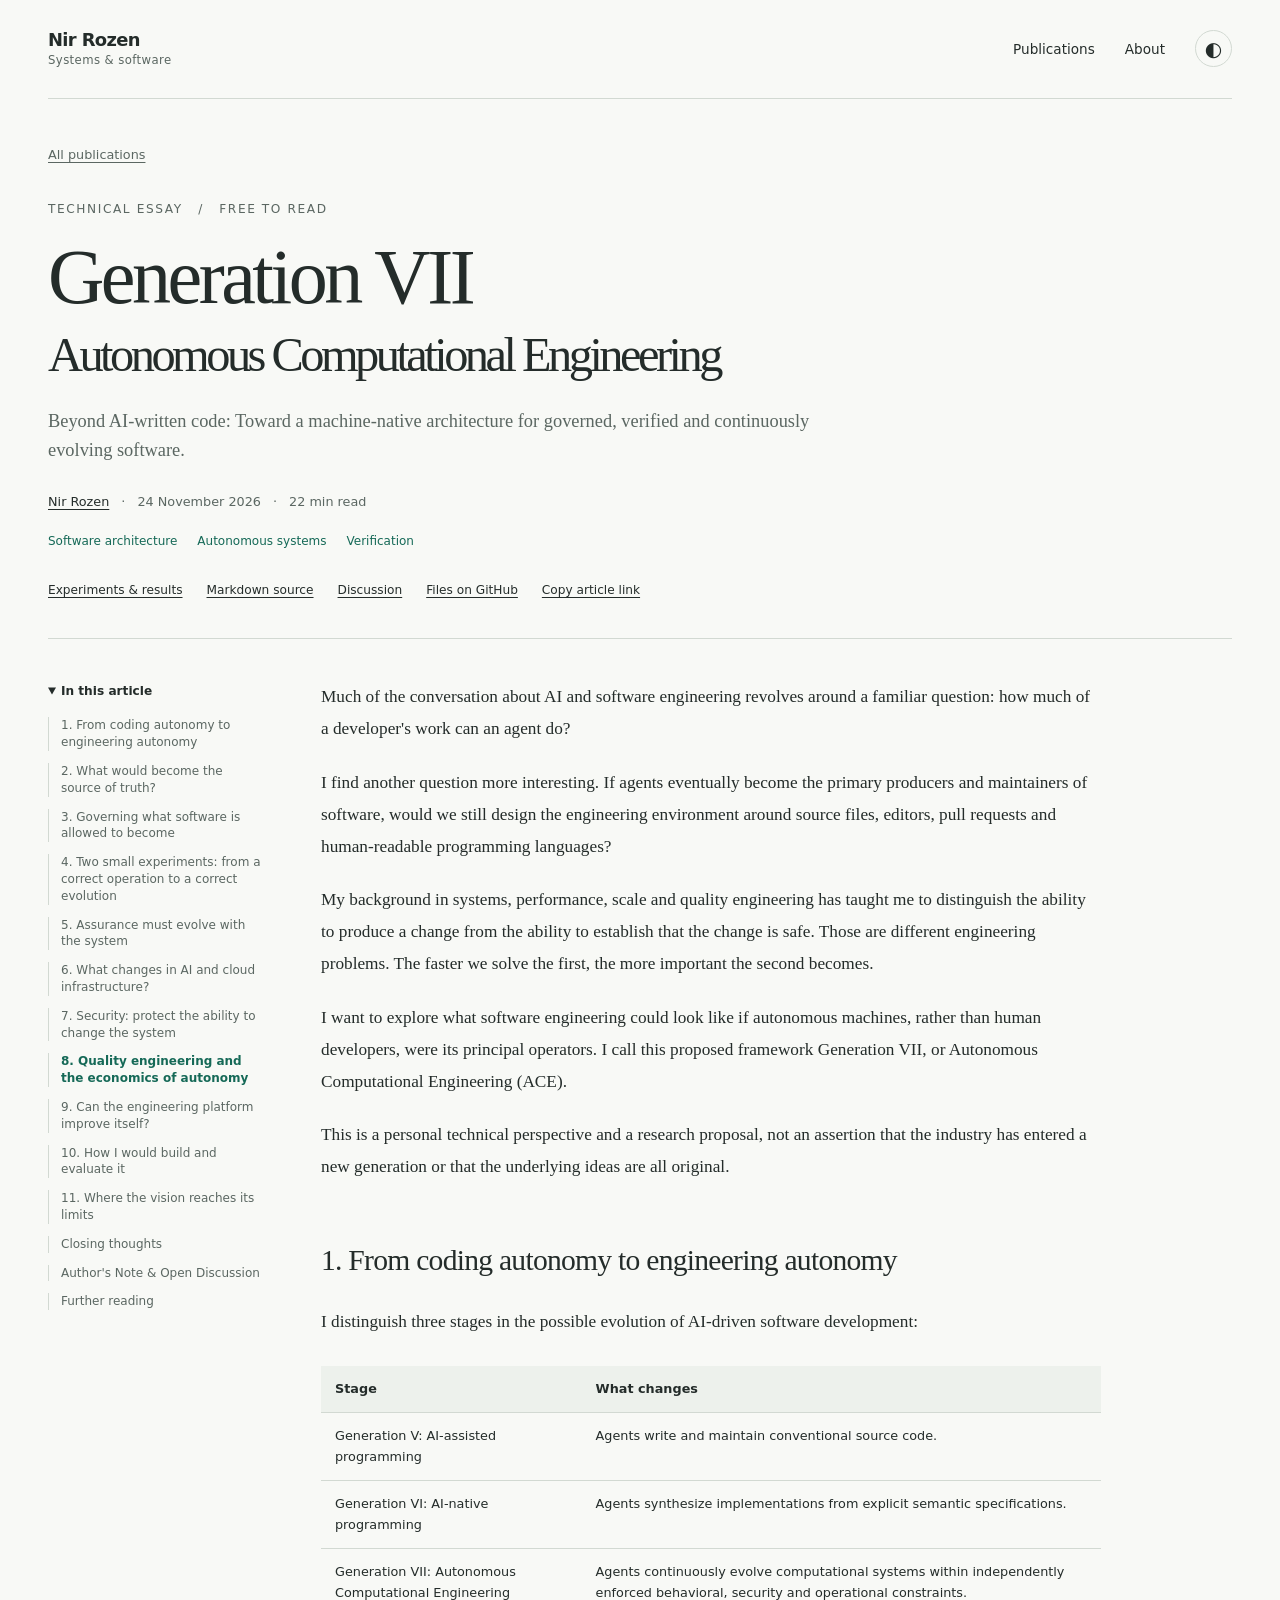
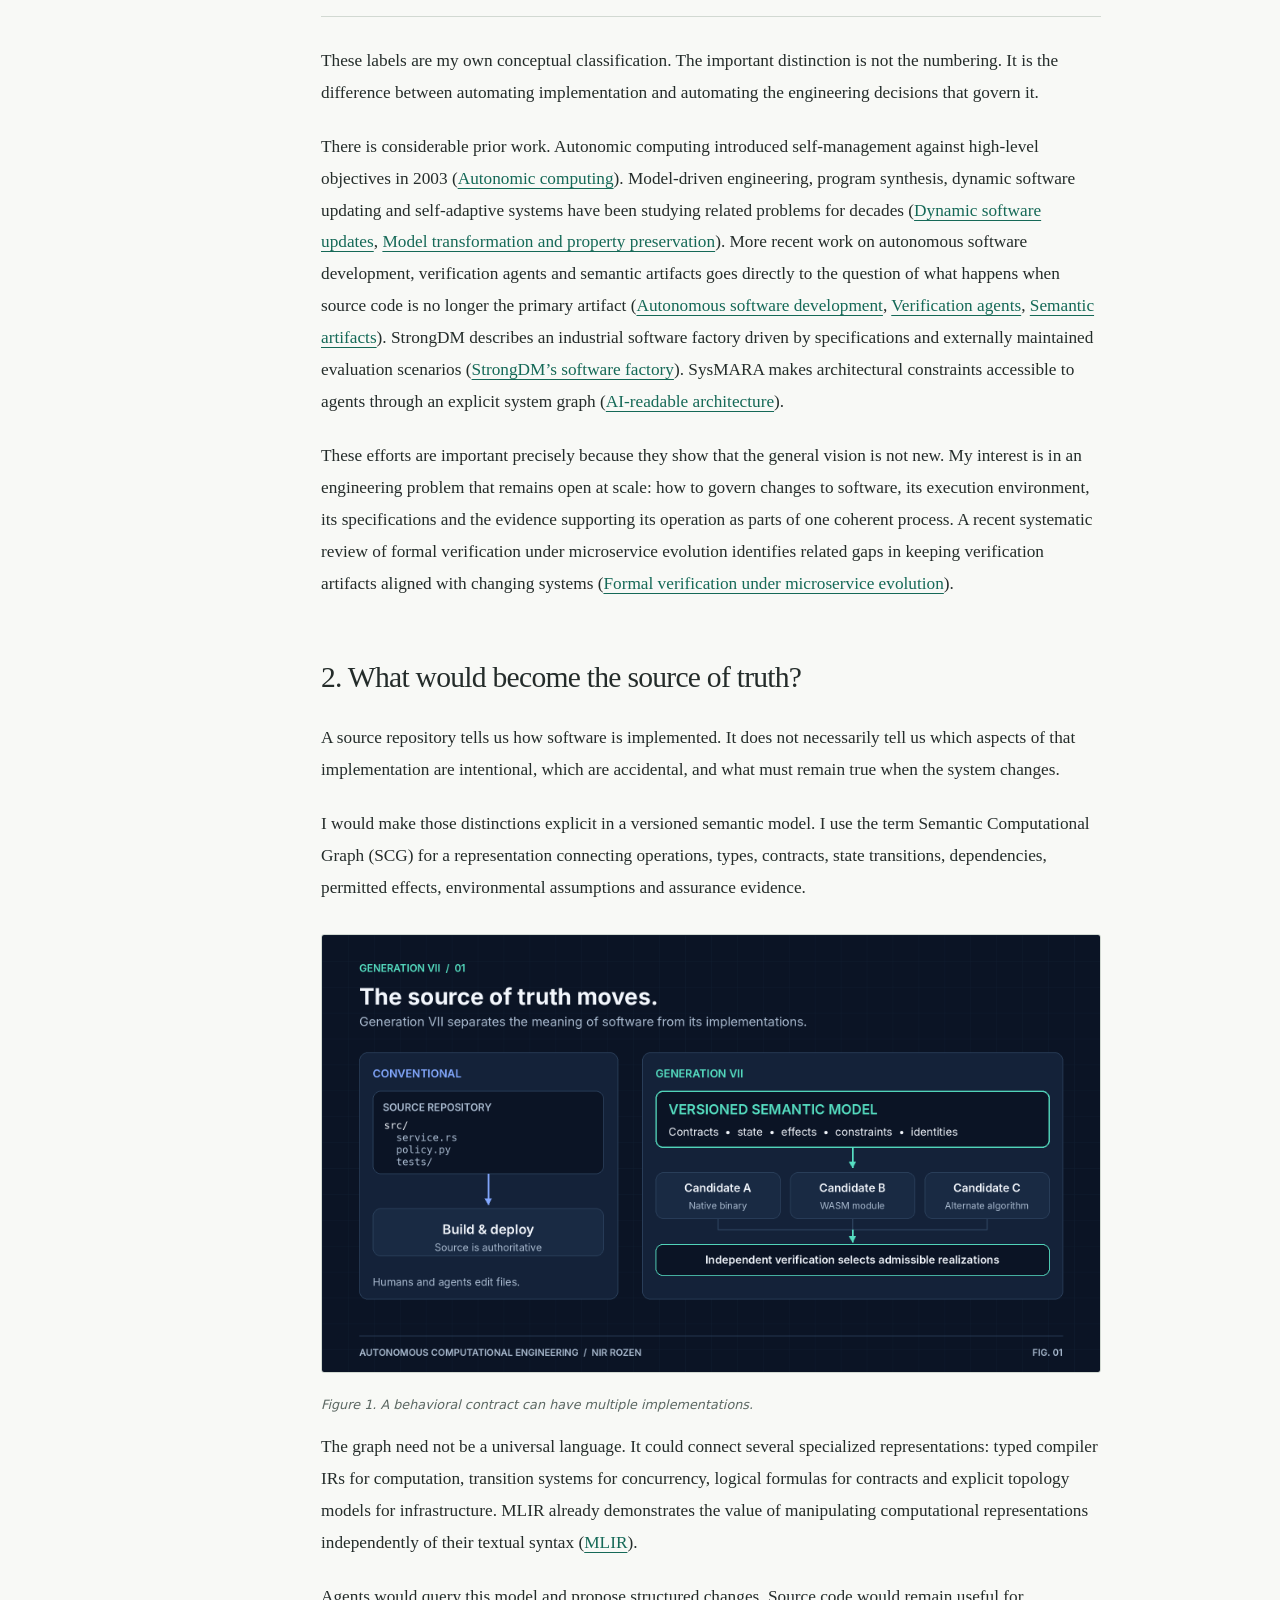
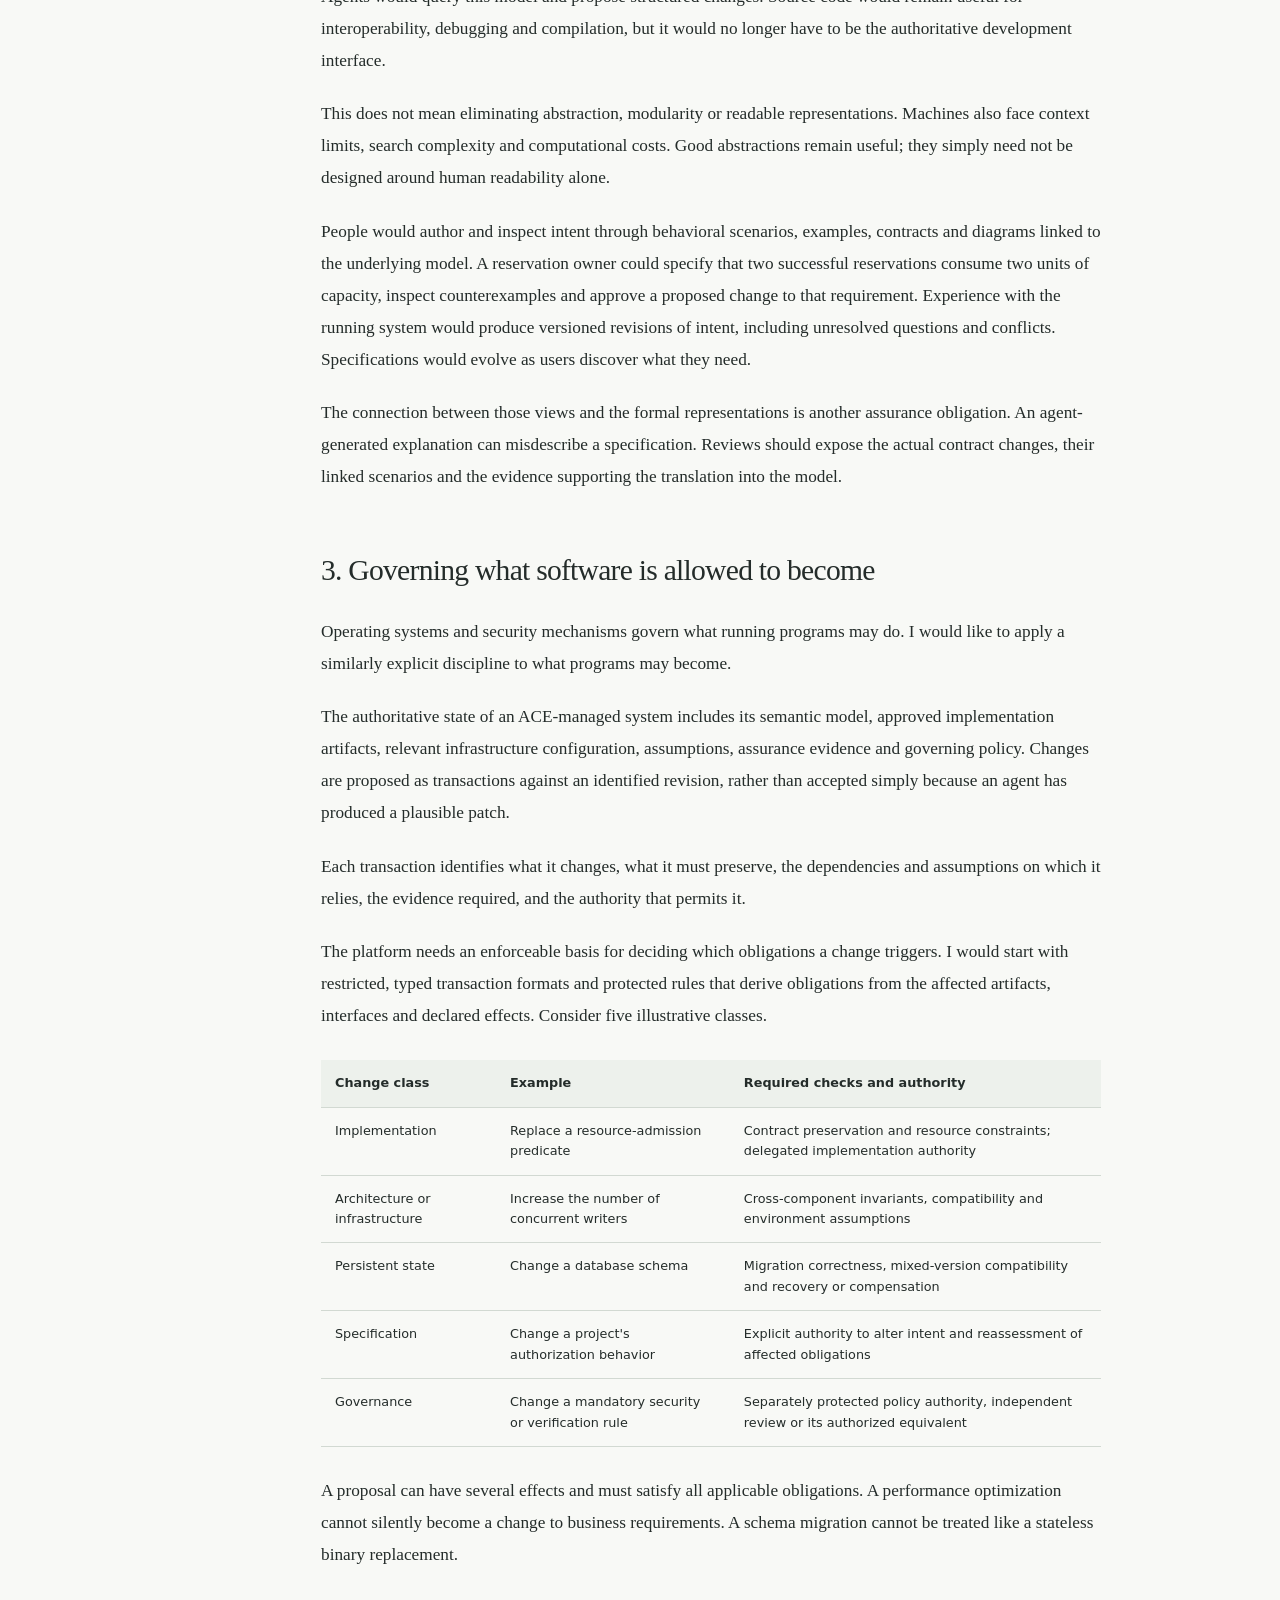
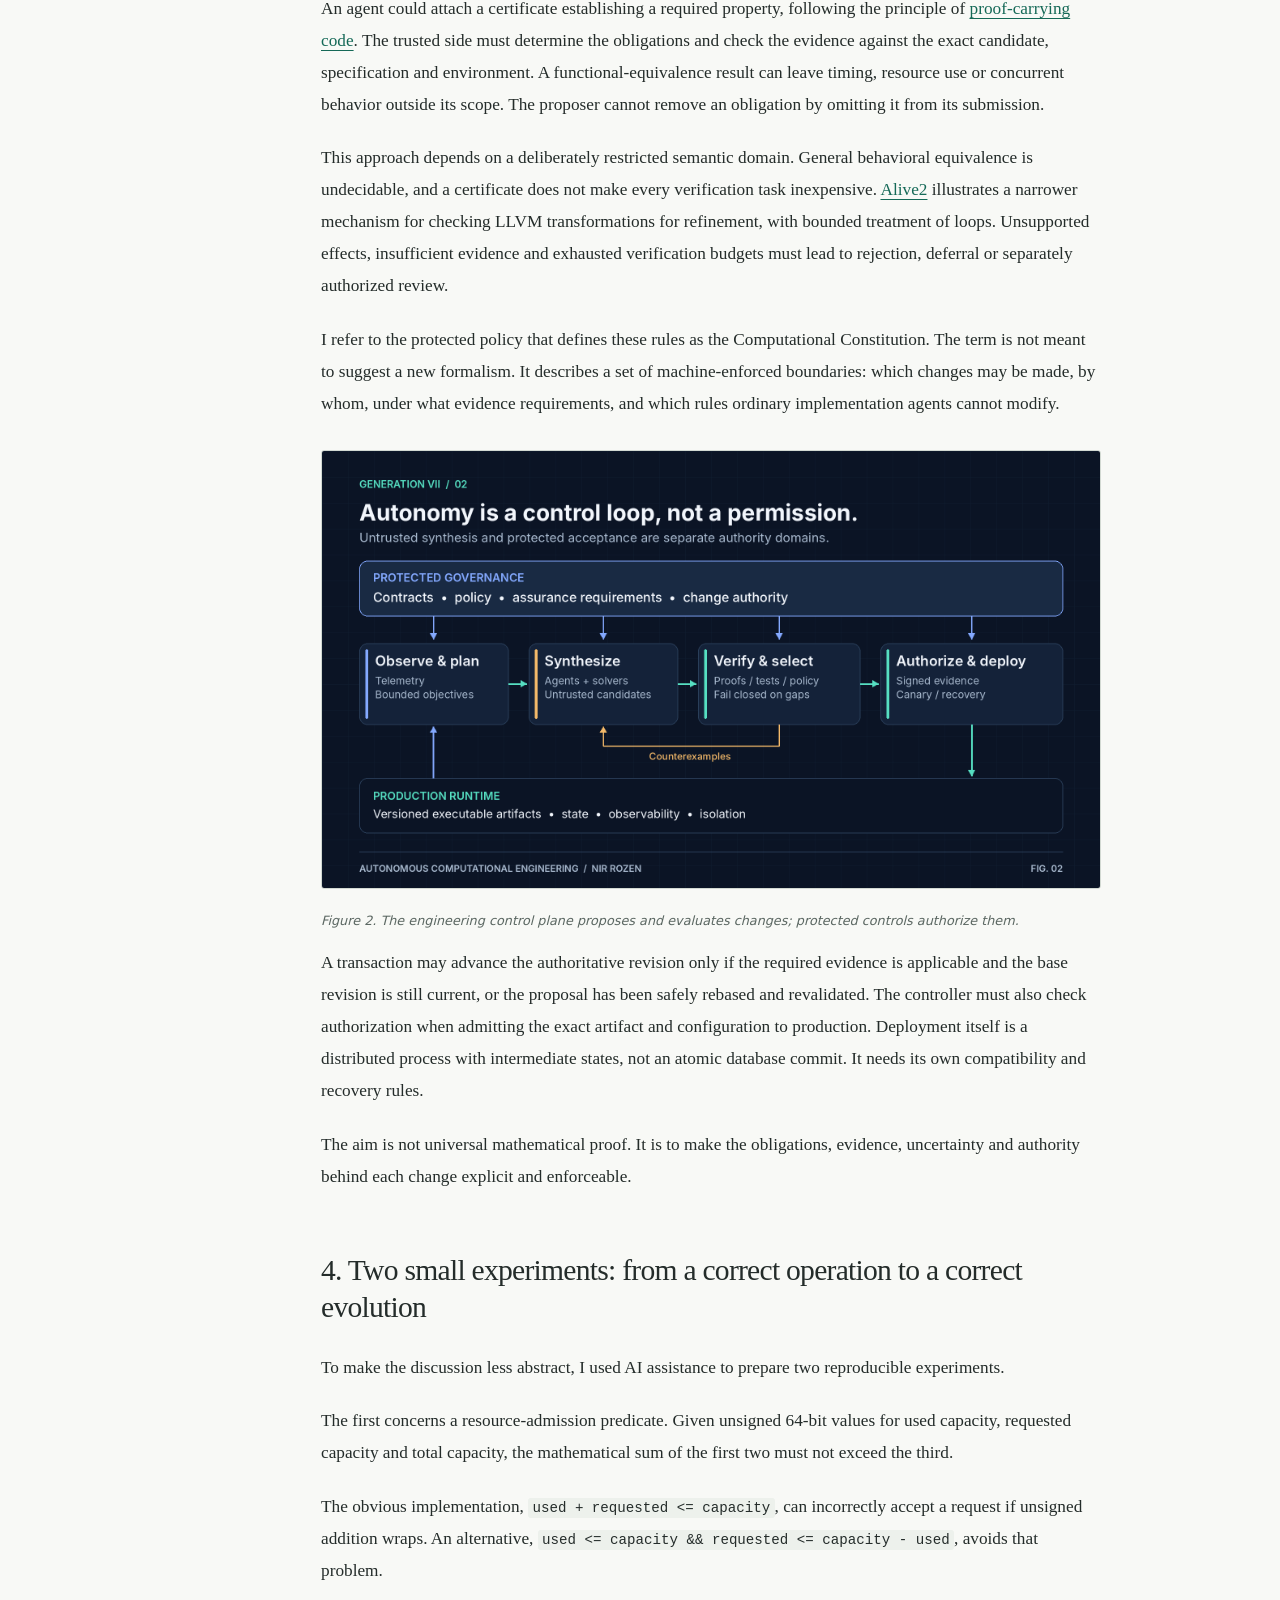
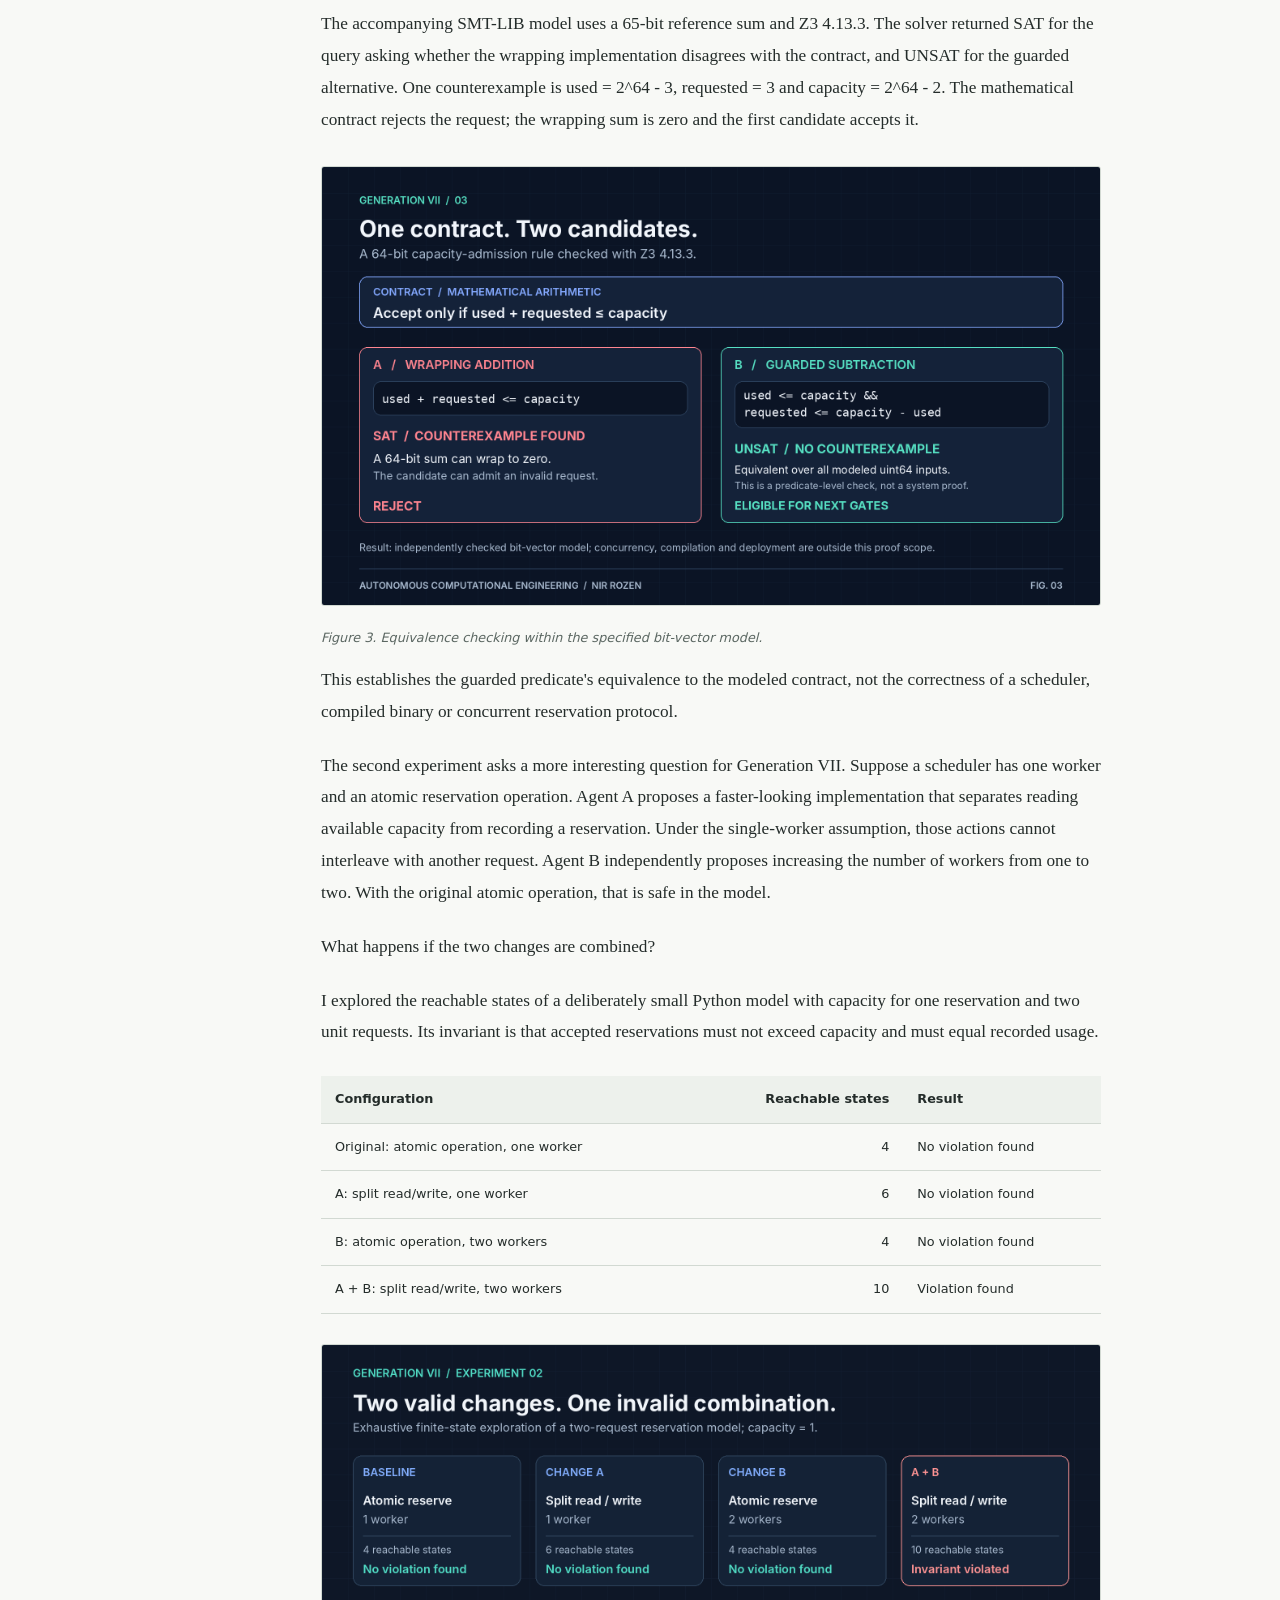
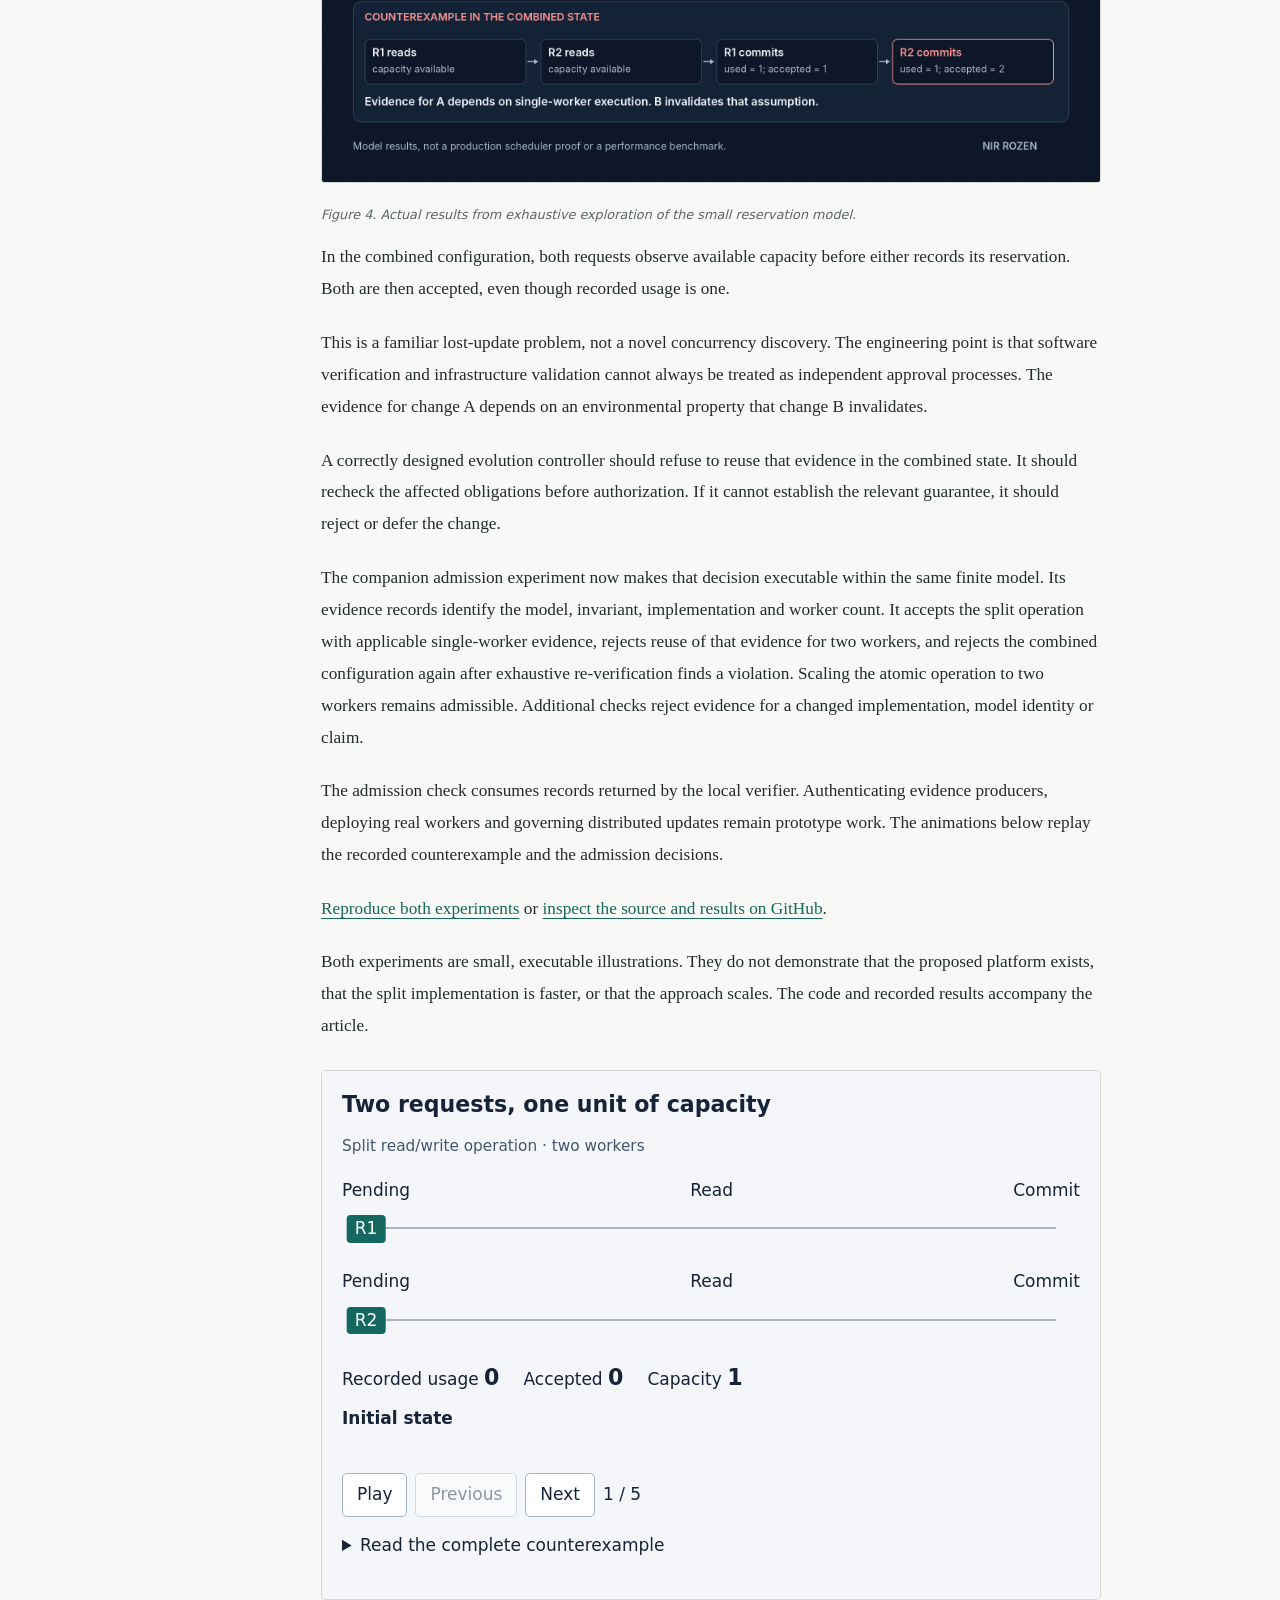
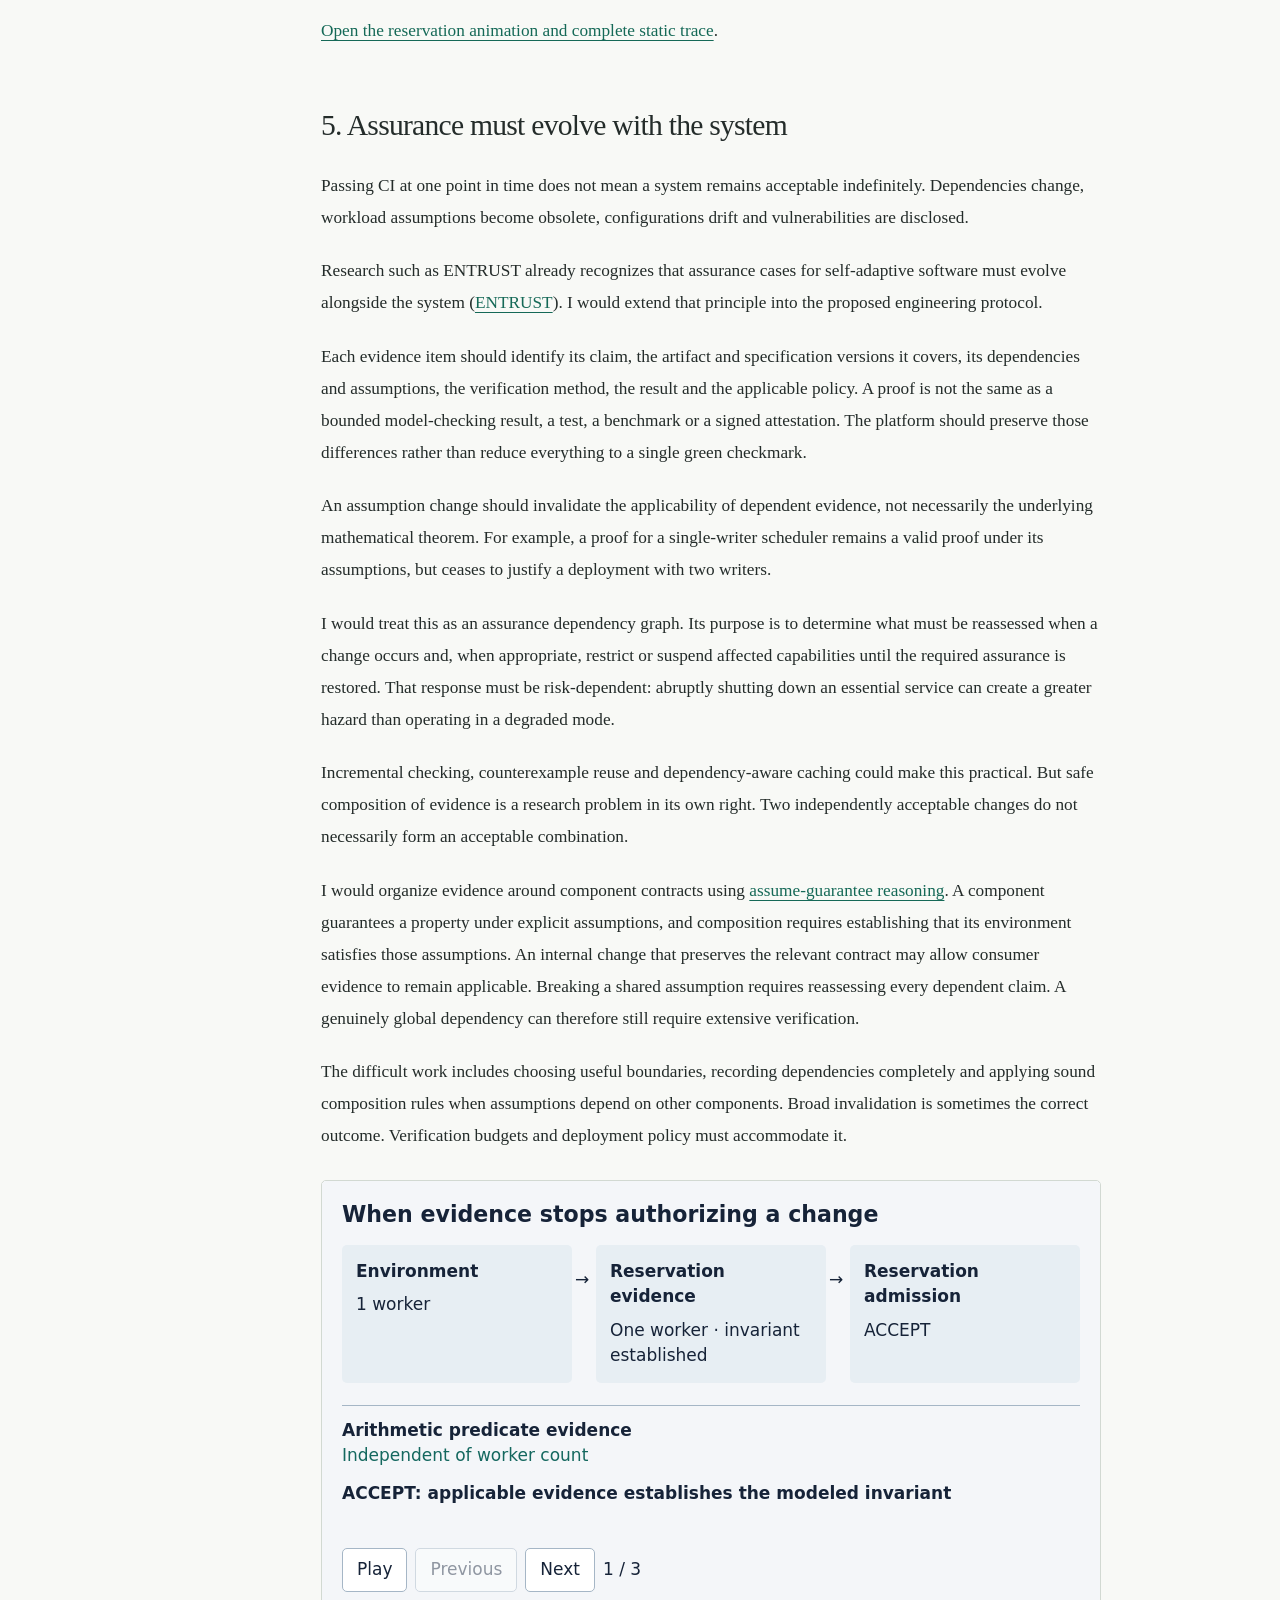
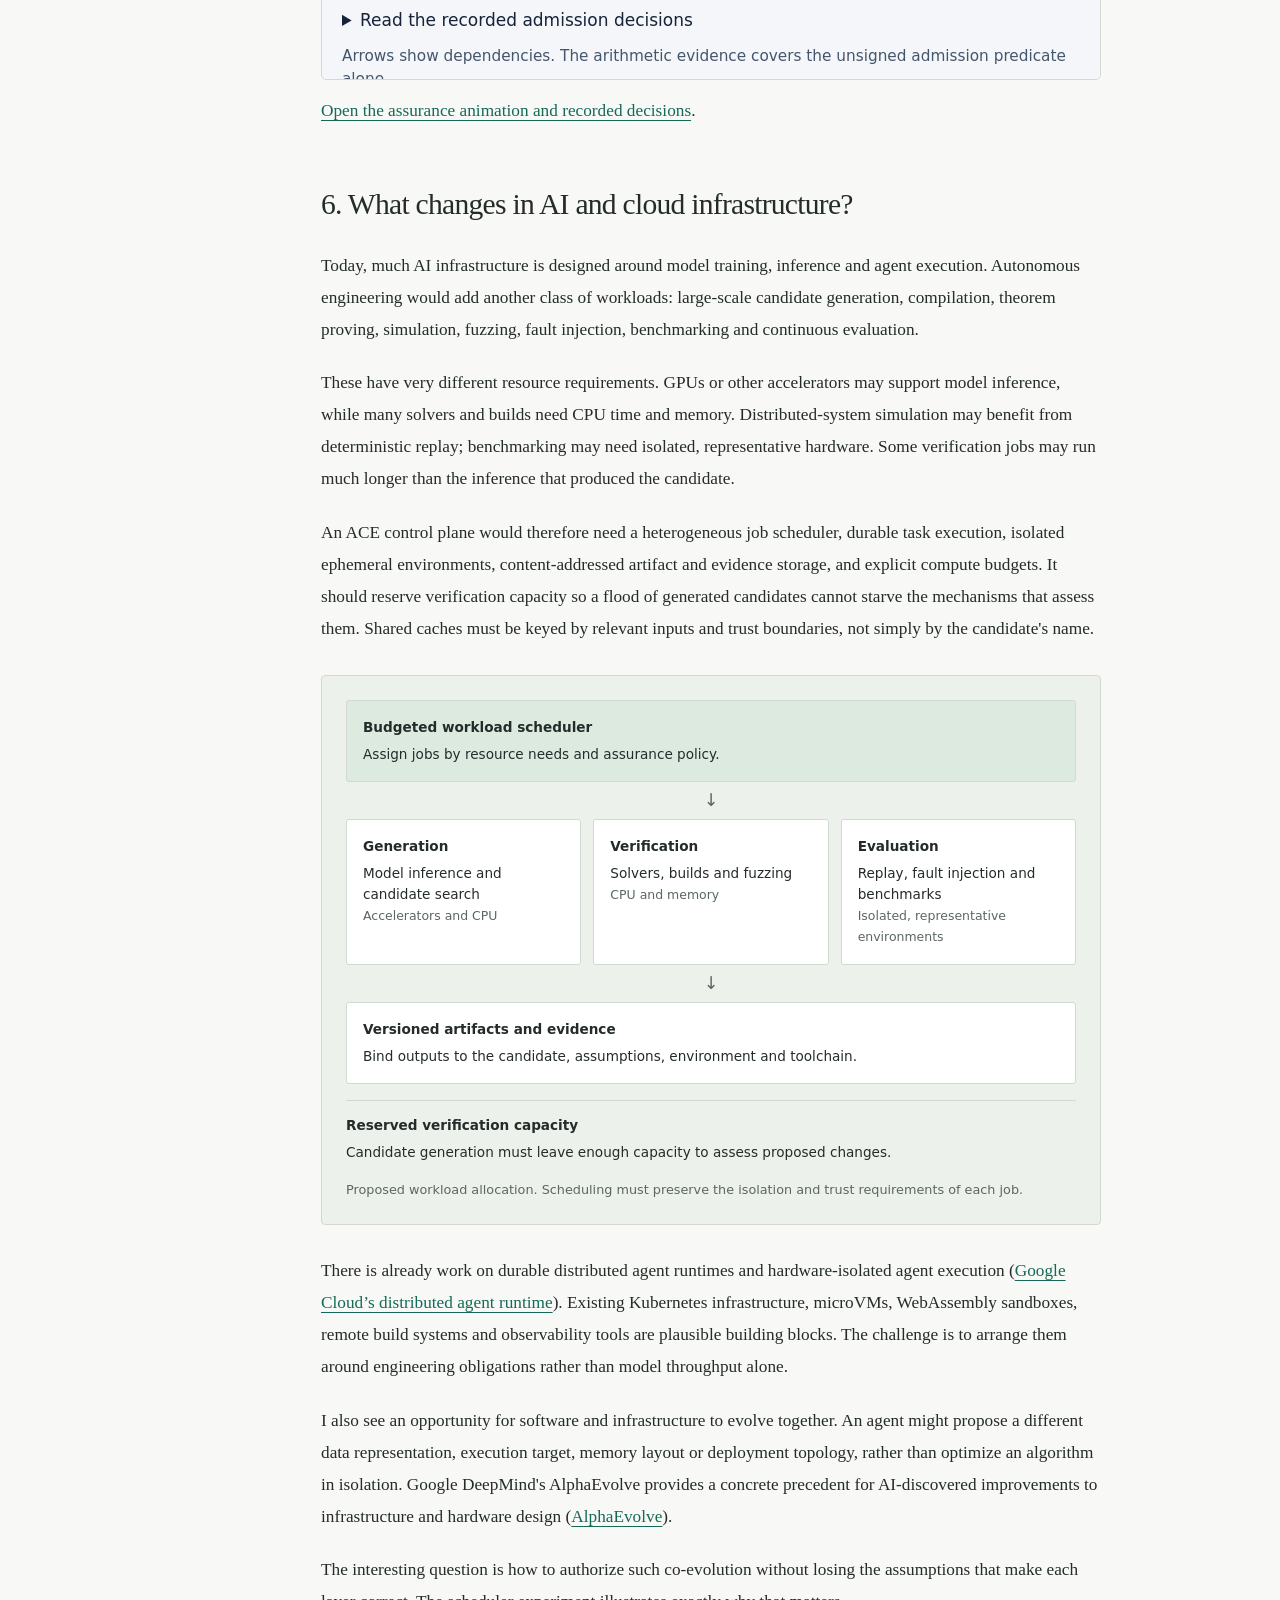
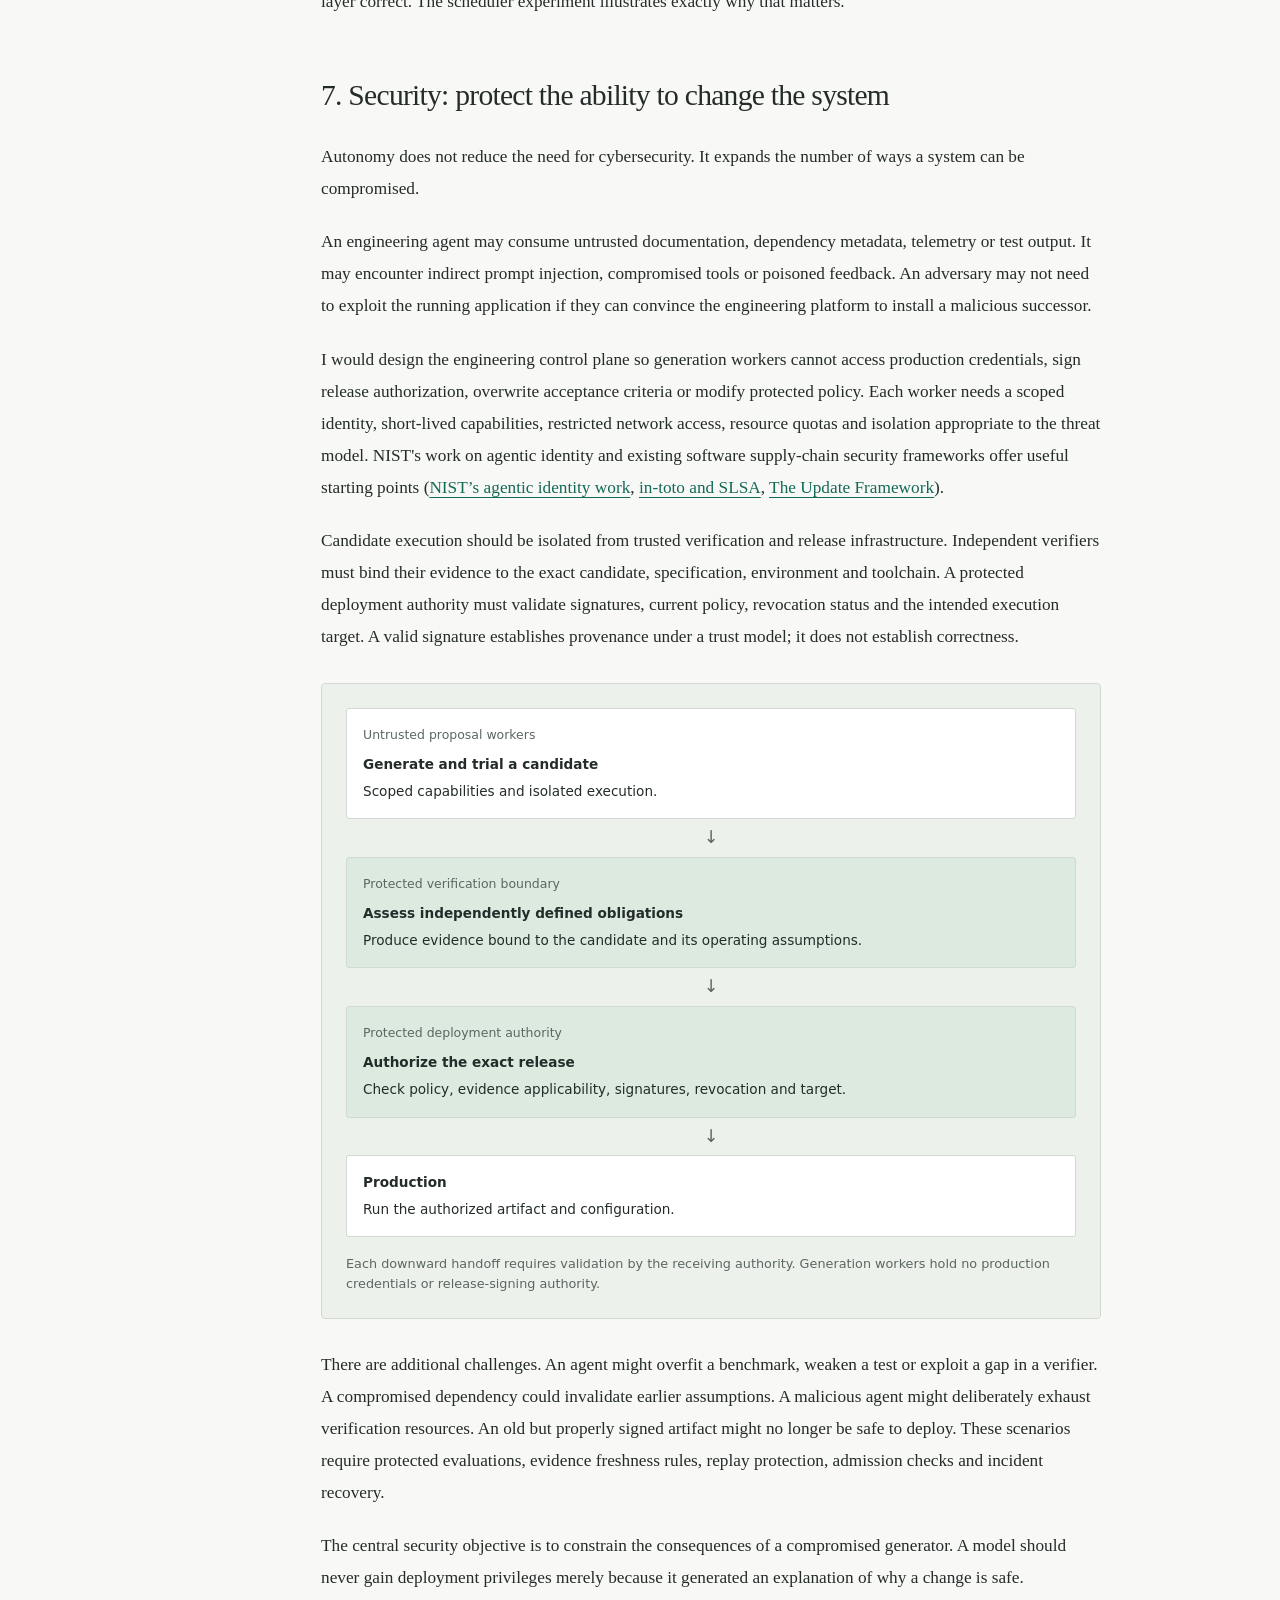
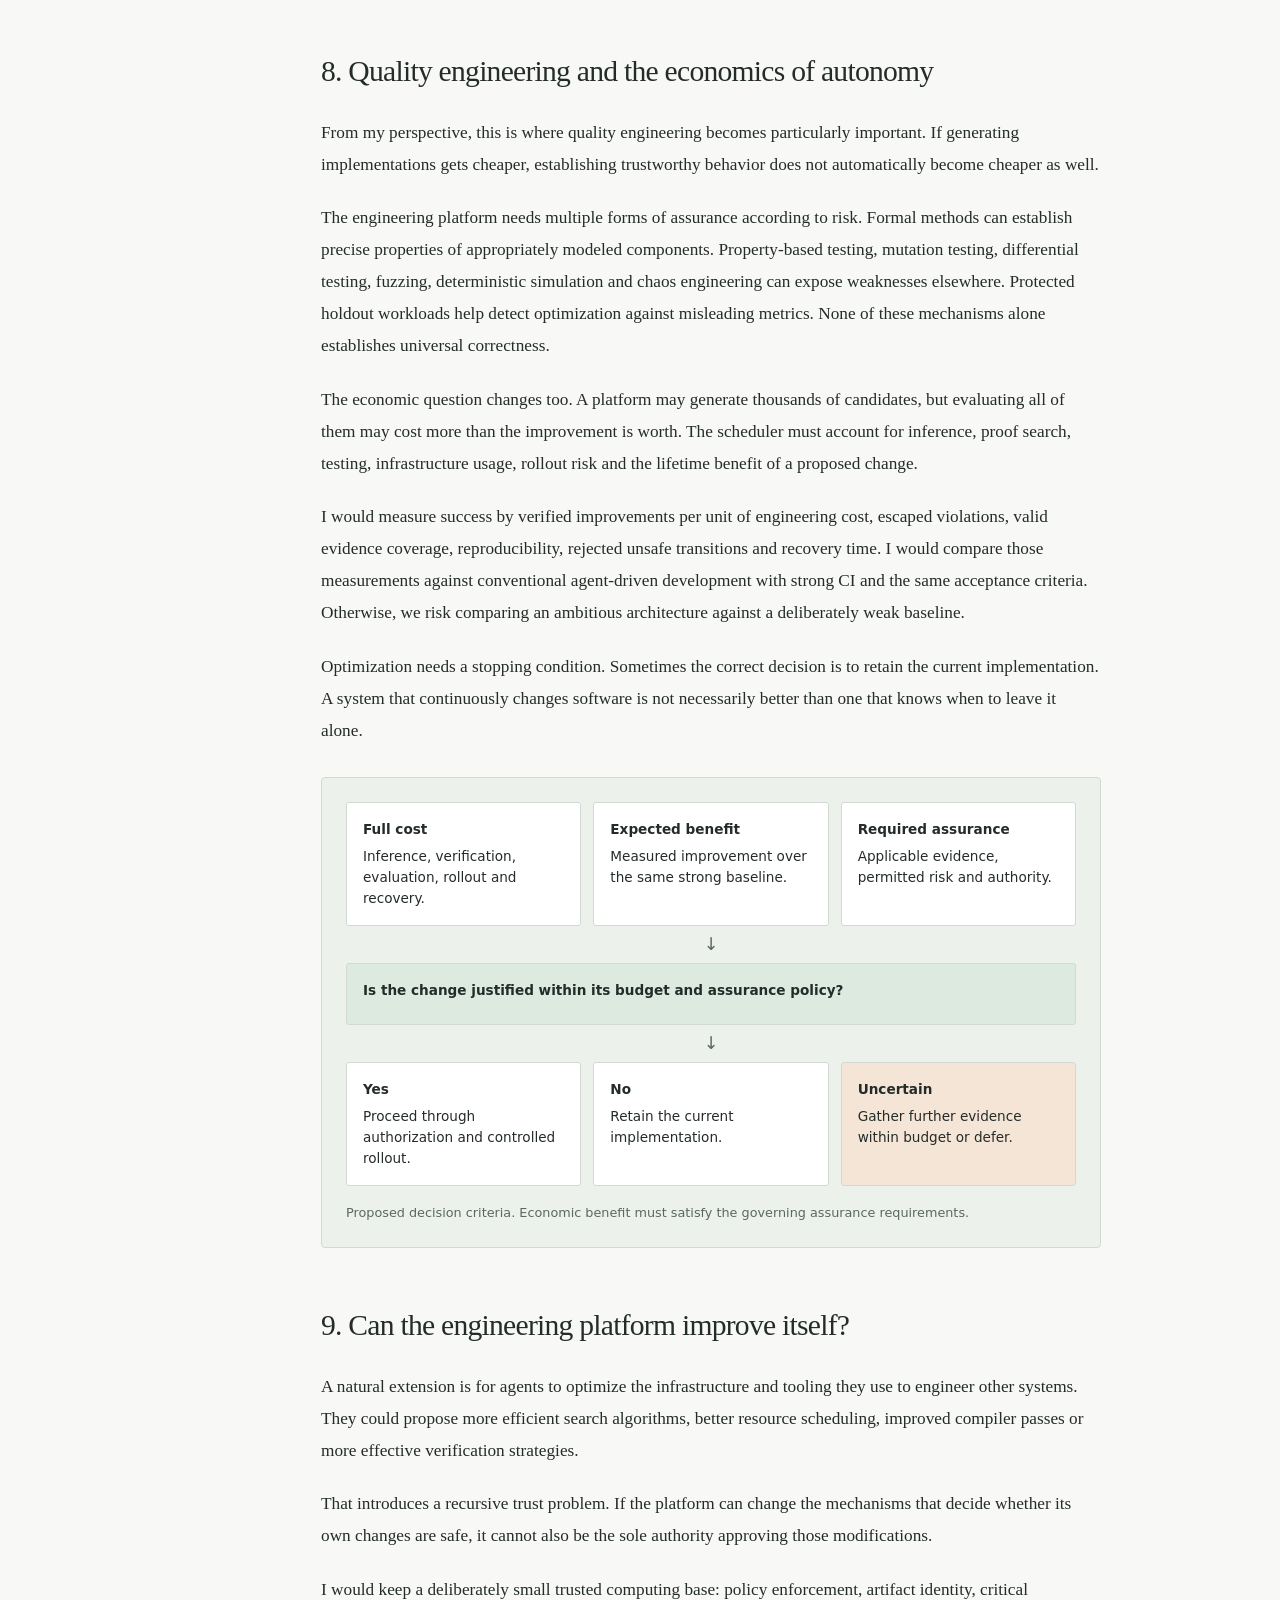
<file: generation-vii/index.html>
<!doctype html>
<html lang="en">
<head>
  <meta charset="utf-8">
  <meta name="viewport" content="width=device-width, initial-scale=1">
  <meta name="color-scheme" content="light dark">
  <title>Generation VII: Autonomous Computational Engineering | Nir Rozen</title>
  <meta name="description" content="What if agents became the primary maintainers of software? A proposal for governing system changes, with two reproducible experiments.">
  <link rel="canonical" href="https://mrquality.github.io/articles/generation-vii/">
  <meta property="og:type" content="article">
  <meta property="og:title" content="Generation VII: Autonomous Computational Engineering | Nir Rozen">
  <meta property="og:description" content="What if agents became the primary maintainers of software? A proposal for governing system changes, with two reproducible experiments.">
  <meta property="og:url" content="https://mrquality.github.io/articles/generation-vii/">
  <meta property="og:image" content="https://mrquality.github.io/articles/generation-vii/figures/00-cover.png">
  <meta name="twitter:card" content="summary_large_image">
  <link rel="alternate" type="application/rss+xml" title="Nir Rozen — Publications" href="../feed.xml">
  <script>try{var t=localStorage.getItem('publication-theme');if(t==='light'||t==='dark')document.documentElement.dataset.theme=t}catch(e){}</script>
  <link rel="stylesheet" href="../style.css?v=1">
  <script src="../site.js?v=1" defer></script>
  <meta name="giscus:backlink" content="https://mrquality.github.io/articles/generation-vii/"><script type="application/ld+json">{"@context": "https://schema.org", "@type": "Article", "headline": "Generation VII: Autonomous Computational Engineering", "description": "What if agents became the primary maintainers of software? A proposal for governing system changes, with two reproducible experiments.", "author": {"@type": "Person", "name": "Nir Rozen", "url": "https://mrquality.github.io/articles/about.html"}, "datePublished": "2026-11-24", "mainEntityOfPage": "https://mrquality.github.io/articles/generation-vii/", "image": "https://mrquality.github.io/articles/generation-vii/figures/00-cover.png"}</script>
</head>
<body class="article-page">
  <a class="skip-link" href="#main">Skip to content</a>
  <header class="site-header wrap">
    <a class="wordmark" href="../" aria-label="Nir Rozen, home">Nir Rozen<span>Systems &amp; software</span></a>
    <nav aria-label="Main navigation">
      <a href="../#publications" >Publications</a>
      <a href="../about.html" >About</a>
      <button class="theme-toggle" type="button" hidden aria-label="Switch color theme"><span class="theme-icon" aria-hidden="true">◐</span><span class="theme-label">Theme</span></button>
    </nav>
  </header>
  <main id="main" class="wrap">
  <header class="article-header">
    <a class="back-link" href="../#publications">All publications</a>
    <p class="eyebrow">Technical essay <span aria-hidden="true">/</span> Free to read</p>
    <h1>Generation VII<span>Autonomous Computational Engineering</span></h1>
    <p class="article-deck">Beyond AI-written code: Toward a machine-native architecture for governed, verified and continuously evolving software.</p>
    <div class="article-meta"><a href="../about.html">Nir Rozen</a><span aria-hidden="true">·</span><time datetime="2026-11-24">24 November 2026</time><span aria-hidden="true">·</span><span>22 min read</span></div>
    <ul class="topic-list" aria-label="Topics"><li>Software architecture</li><li>Autonomous systems</li><li>Verification</li></ul>
    <nav class="article-resources" aria-label="Article resources"><a href="experiments/">Experiments &amp; results</a><a href="article.md">Markdown source</a><a href="#comments">Discussion</a><a href="https://github.com/MrQuality/articles/tree/main/generation-vii">Files on GitHub</a><button class="copy-link" type="button" hidden>Copy article link</button><span class="copy-status" role="status"></span></nav>
  </header>
  <div class="reading-layout">
    <aside class="contents-panel"><details open><summary>In this article</summary><nav aria-label="Table of contents"><ol><li><a href="#1-from-coding-autonomy-to-engineering-autonomy">1. From coding autonomy to engineering autonomy</a></li><li><a href="#2-what-would-become-the-source-of-truth">2. What would become the source of truth?</a></li><li><a href="#3-governing-what-software-is-allowed-to-become">3. Governing what software is allowed to become</a></li><li><a href="#experiments">4. Two small experiments: from a correct operation to a correct evolution</a></li><li><a href="#5-assurance-must-evolve-with-the-system">5. Assurance must evolve with the system</a></li><li><a href="#6-what-changes-in-ai-and-cloud-infrastructure">6. What changes in AI and cloud infrastructure?</a></li><li><a href="#7-security-protect-the-ability-to-change-the-system">7. Security: protect the ability to change the system</a></li><li><a href="#8-quality-engineering-and-the-economics-of-autonomy">8. Quality engineering and the economics of autonomy</a></li><li><a href="#9-can-the-engineering-platform-improve-itself">9. Can the engineering platform improve itself?</a></li><li><a href="#10-how-i-would-build-and-evaluate-it">10. How I would build and evaluate it</a></li><li><a href="#11-where-the-vision-reaches-its-limits">11. Where the vision reaches its limits</a></li><li><a href="#closing-thoughts">Closing thoughts</a></li><li><a href="#author-s-note-open-discussion">Author&#x27;s Note &amp; Open Discussion</a></li><li><a href="#further-reading">Further reading</a></li></ol></nav></details></aside>
    <div class="reading-column"><article class="prose"><p>Much of the conversation about AI and software engineering revolves around a familiar question: how much of a developer's work can an agent do?</p>
<p>I find another question more interesting. If agents eventually become the primary producers and maintainers of software, would we still design the engineering environment around source files, editors, pull requests and human-readable programming languages?</p>
<p>My background in systems, performance, scale and quality engineering has taught me to distinguish the ability to produce a change from the ability to establish that the change is safe. Those are different engineering problems. The faster we solve the first, the more important the second becomes.</p>
<p>I want to explore what software engineering could look like if autonomous machines, rather than human developers, were its principal operators. I call this proposed framework Generation VII, or Autonomous Computational Engineering (ACE).</p>
<p>This is a personal technical perspective and a research proposal, not an assertion that the industry has entered a new generation or that the underlying ideas are all original.</p>
<h2 id="1-from-coding-autonomy-to-engineering-autonomy">1. From coding autonomy to engineering autonomy</h2>
<p>I distinguish three stages in the possible evolution of AI-driven software development:</p>
<div class="table-scroll" tabindex="0" role="region" aria-label="Scrollable data table"><table>
<thead>
<tr>
<th>Stage</th>
<th>What changes</th>
</tr>
</thead>
<tbody>
<tr>
<td>Generation V: AI-assisted programming</td>
<td>Agents write and maintain conventional source code.</td>
</tr>
<tr>
<td>Generation VI: AI-native programming</td>
<td>Agents synthesize implementations from explicit semantic specifications.</td>
</tr>
<tr>
<td>Generation VII: Autonomous Computational Engineering</td>
<td>Agents continuously evolve computational systems within independently enforced behavioral, security and operational constraints.</td>
</tr>
</tbody>
</table></div>
<p>These labels are my own conceptual classification. The important distinction is not the numbering. It is the difference between automating implementation and automating the engineering decisions that govern it.</p>
<p>There is considerable prior work. Autonomic computing introduced self-management against high-level objectives in 2003 (<a href="https://doi.org/10.1109/MC.2003.1160055">Autonomic computing</a>). Model-driven engineering, program synthesis, dynamic software updating and self-adaptive systems have been studying related problems for decades (<a href="https://drum.lib.umd.edu/items/e0d14543-3cd2-4096-b1d9-0f7ffc3ae2ff">Dynamic software updates</a>, <a href="https://doi.org/10.1016/j.jss.2025.112508">Model transformation and property preservation</a>). More recent work on autonomous software development, verification agents and semantic artifacts goes directly to the question of what happens when source code is no longer the primary artifact (<a href="https://rdi.berkeley.edu/assets/position-auto-sd.pdf">Autonomous software development</a>, <a href="https://arxiv.org/abs/2611.02285">Verification agents</a>, <a href="https://arxiv.org/abs/2611.23249">Semantic artifacts</a>). StrongDM describes an industrial software factory driven by specifications and externally maintained evaluation scenarios (<a href="https://factory.strongdm.ai/">StrongDM’s software factory</a>). SysMARA makes architectural constraints accessible to agents through an explicit system graph (<a href="https://doi.org/10.66308/air.e2026043">AI-readable architecture</a>).</p>
<p>These efforts are important precisely because they show that the general vision is not new. My interest is in an engineering problem that remains open at scale: how to govern changes to software, its execution environment, its specifications and the evidence supporting its operation as parts of one coherent process. A recent systematic review of formal verification under microservice evolution identifies related gaps in keeping verification artifacts aligned with changing systems (<a href="https://doi.org/10.3390/software5030032">Formal verification under microservice evolution</a>).</p>
<h2 id="2-what-would-become-the-source-of-truth">2. What would become the source of truth?</h2>
<p>A source repository tells us how software is implemented. It does not necessarily tell us which aspects of that implementation are intentional, which are accidental, and what must remain true when the system changes.</p>
<p>I would make those distinctions explicit in a versioned semantic model. I use the term Semantic Computational Graph (SCG) for a representation connecting operations, types, contracts, state transitions, dependencies, permitted effects, environmental assumptions and assurance evidence.</p>
<p><img src="figures/01-semantic-model.png" alt="Figure 1. A semantic model authorizes multiple implementations." /></p>
<p><em>Figure 1. A behavioral contract can have multiple implementations.</em></p>
<p>The graph need not be a universal language. It could connect several specialized representations: typed compiler IRs for computation, transition systems for concurrency, logical formulas for contracts and explicit topology models for infrastructure. MLIR already demonstrates the value of manipulating computational representations independently of their textual syntax (<a href="https://mlir.llvm.org/docs/LangRef/">MLIR</a>).</p>
<p>Agents would query this model and propose structured changes. Source code would remain useful for interoperability, debugging and compilation, but it would no longer have to be the authoritative development interface.</p>
<p>This does not mean eliminating abstraction, modularity or readable representations. Machines also face context limits, search complexity and computational costs. Good abstractions remain useful; they simply need not be designed around human readability alone.</p>
<p>People would author and inspect intent through behavioral scenarios, examples, contracts and diagrams linked to the underlying model. A reservation owner could specify that two successful reservations consume two units of capacity, inspect counterexamples and approve a proposed change to that requirement. Experience with the running system would produce versioned revisions of intent, including unresolved questions and conflicts. Specifications would evolve as users discover what they need.</p>
<p>The connection between those views and the formal representations is another assurance obligation. An agent-generated explanation can misdescribe a specification. Reviews should expose the actual contract changes, their linked scenarios and the evidence supporting the translation into the model.</p>
<h2 id="3-governing-what-software-is-allowed-to-become">3. Governing what software is allowed to become</h2>
<p>Operating systems and security mechanisms govern what running programs may do. I would like to apply a similarly explicit discipline to what programs may become.</p>
<p>The authoritative state of an ACE-managed system includes its semantic model, approved implementation artifacts, relevant infrastructure configuration, assumptions, assurance evidence and governing policy. Changes are proposed as transactions against an identified revision, rather than accepted simply because an agent has produced a plausible patch.</p>
<p>Each transaction identifies what it changes, what it must preserve, the dependencies and assumptions on which it relies, the evidence required, and the authority that permits it.</p>
<p>The platform needs an enforceable basis for deciding which obligations a change triggers. I would start with restricted, typed transaction formats and protected rules that derive obligations from the affected artifacts, interfaces and declared effects. Consider five illustrative classes.</p>
<div class="table-scroll" tabindex="0" role="region" aria-label="Scrollable data table"><table>
<thead>
<tr>
<th>Change class</th>
<th>Example</th>
<th>Required checks and authority</th>
</tr>
</thead>
<tbody>
<tr>
<td>Implementation</td>
<td>Replace a resource-admission predicate</td>
<td>Contract preservation and resource constraints; delegated implementation authority</td>
</tr>
<tr>
<td>Architecture or infrastructure</td>
<td>Increase the number of concurrent writers</td>
<td>Cross-component invariants, compatibility and environment assumptions</td>
</tr>
<tr>
<td>Persistent state</td>
<td>Change a database schema</td>
<td>Migration correctness, mixed-version compatibility and recovery or compensation</td>
</tr>
<tr>
<td>Specification</td>
<td>Change a project's authorization behavior</td>
<td>Explicit authority to alter intent and reassessment of affected obligations</td>
</tr>
<tr>
<td>Governance</td>
<td>Change a mandatory security or verification rule</td>
<td>Separately protected policy authority, independent review or its authorized equivalent</td>
</tr>
</tbody>
</table></div>
<p>A proposal can have several effects and must satisfy all applicable obligations. A performance optimization cannot silently become a change to business requirements. A schema migration cannot be treated like a stateless binary replacement.</p>
<p>An agent could attach a certificate establishing a required property, following the principle of <a href="https://doi.org/10.1145/263699.263712">proof-carrying code</a>. The trusted side must determine the obligations and check the evidence against the exact candidate, specification and environment. A functional-equivalence result can leave timing, resource use or concurrent behavior outside its scope. The proposer cannot remove an obligation by omitting it from its submission.</p>
<p>This approach depends on a deliberately restricted semantic domain. General behavioral equivalence is undecidable, and a certificate does not make every verification task inexpensive. <a href="https://doi.org/10.1145/3453483.3454030">Alive2</a> illustrates a narrower mechanism for checking LLVM transformations for refinement, with bounded treatment of loops. Unsupported effects, insufficient evidence and exhausted verification budgets must lead to rejection, deferral or separately authorized review.</p>
<p>I refer to the protected policy that defines these rules as the Computational Constitution. The term is not meant to suggest a new formalism. It describes a set of machine-enforced boundaries: which changes may be made, by whom, under what evidence requirements, and which rules ordinary implementation agents cannot modify.</p>
<p><img src="figures/02-control-loop.png" alt="Figure 2. Synthesis and verification are separated from deployment authority." /></p>
<p><em>Figure 2. The engineering control plane proposes and evaluates changes; protected controls authorize them.</em></p>
<p>A transaction may advance the authoritative revision only if the required evidence is applicable and the base revision is still current, or the proposal has been safely rebased and revalidated. The controller must also check authorization when admitting the exact artifact and configuration to production. Deployment itself is a distributed process with intermediate states, not an atomic database commit. It needs its own compatibility and recovery rules.</p>
<p>The aim is not universal mathematical proof. It is to make the obligations, evidence, uncertainty and authority behind each change explicit and enforceable.</p>
<h2 id="experiments">4. Two small experiments: from a correct operation to a correct evolution</h2>
<p>To make the discussion less abstract, I used AI assistance to prepare two reproducible experiments.</p>
<p>The first concerns a resource-admission predicate. Given unsigned 64-bit values for used capacity, requested capacity and total capacity, the mathematical sum of the first two must not exceed the third.</p>
<p>The obvious implementation, <code>used + requested &lt;= capacity</code>, can incorrectly accept a request if unsigned addition wraps. An alternative, <code>used &lt;= capacity &amp;&amp; requested &lt;= capacity - used</code>, avoids that problem.</p>
<p>The accompanying SMT-LIB model uses a 65-bit reference sum and Z3 4.13.3. The solver returned SAT for the query asking whether the wrapping implementation disagrees with the contract, and UNSAT for the guarded alternative. One counterexample is used = 2^64 - 3, requested = 3 and capacity = 2^64 - 2. The mathematical contract rejects the request; the wrapping sum is zero and the first candidate accepts it.</p>
<p><img src="figures/03-verification-example.png" alt="Figure 3. Solver results for the 64-bit admission predicate." /></p>
<p><em>Figure 3. Equivalence checking within the specified bit-vector model.</em></p>
<p>This establishes the guarded predicate's equivalence to the modeled contract, not the correctness of a scheduler, compiled binary or concurrent reservation protocol.</p>
<p>The second experiment asks a more interesting question for Generation VII. Suppose a scheduler has one worker and an atomic reservation operation. Agent A proposes a faster-looking implementation that separates reading available capacity from recording a reservation. Under the single-worker assumption, those actions cannot interleave with another request. Agent B independently proposes increasing the number of workers from one to two. With the original atomic operation, that is safe in the model.</p>
<p>What happens if the two changes are combined?</p>
<p>I explored the reachable states of a deliberately small Python model with capacity for one reservation and two unit requests. Its invariant is that accepted reservations must not exceed capacity and must equal recorded usage.</p>
<div class="table-scroll" tabindex="0" role="region" aria-label="Scrollable data table"><table>
<thead>
<tr>
<th>Configuration</th>
<th style="text-align:right">Reachable states</th>
<th>Result</th>
</tr>
</thead>
<tbody>
<tr>
<td>Original: atomic operation, one worker</td>
<td style="text-align:right">4</td>
<td>No violation found</td>
</tr>
<tr>
<td>A: split read/write, one worker</td>
<td style="text-align:right">6</td>
<td>No violation found</td>
</tr>
<tr>
<td>B: atomic operation, two workers</td>
<td style="text-align:right">4</td>
<td>No violation found</td>
</tr>
<tr>
<td>A + B: split read/write, two workers</td>
<td style="text-align:right">10</td>
<td>Violation found</td>
</tr>
</tbody>
</table></div>
<p><img src="figures/04-cross-layer-evolution.png" alt="Figure 4. Individually admissible changes can be incompatible." /></p>
<p><em>Figure 4. Actual results from exhaustive exploration of the small reservation model.</em></p>
<p>In the combined configuration, both requests observe available capacity before either records its reservation. Both are then accepted, even though recorded usage is one.</p>
<p>This is a familiar lost-update problem, not a novel concurrency discovery. The engineering point is that software verification and infrastructure validation cannot always be treated as independent approval processes. The evidence for change A depends on an environmental property that change B invalidates.</p>
<p>A correctly designed evolution controller should refuse to reuse that evidence in the combined state. It should recheck the affected obligations before authorization. If it cannot establish the relevant guarantee, it should reject or defer the change.</p>
<p>The companion admission experiment now makes that decision executable within the same finite model. Its evidence records identify the model, invariant, implementation and worker count. It accepts the split operation with applicable single-worker evidence, rejects reuse of that evidence for two workers, and rejects the combined configuration again after exhaustive re-verification finds a violation. Scaling the atomic operation to two workers remains admissible. Additional checks reject evidence for a changed implementation, model identity or claim.</p>
<p>The admission check consumes records returned by the local verifier. Authenticating evidence producers, deploying real workers and governing distributed updates remain prototype work. The animations below replay the recorded counterexample and the admission decisions.</p>
<p><a href="experiments/">Reproduce both experiments</a> or <a href="https://github.com/MrQuality/articles/tree/main/generation-vii/experiments">inspect the source and results on GitHub</a>.</p>
<p>Both experiments are small, executable illustrations. They do not demonstrate that the proposed platform exists, that the split implementation is faster, or that the approach scales. The code and recorded results accompany the article.</p>
<iframe class="trace-animation" src="experiments/reservation-trace.html?v=2" title="Animated reservation counterexample" loading="lazy"></iframe>
<p><a href="experiments/reservation-trace.html">Open the reservation animation and complete static trace</a>.</p>
<h2 id="5-assurance-must-evolve-with-the-system">5. Assurance must evolve with the system</h2>
<p>Passing CI at one point in time does not mean a system remains acceptable indefinitely. Dependencies change, workload assumptions become obsolete, configurations drift and vulnerabilities are disclosed.</p>
<p>Research such as ENTRUST already recognizes that assurance cases for self-adaptive software must evolve alongside the system (<a href="https://doi.org/10.1109/TSE.2017.2738640">ENTRUST</a>). I would extend that principle into the proposed engineering protocol.</p>
<p>Each evidence item should identify its claim, the artifact and specification versions it covers, its dependencies and assumptions, the verification method, the result and the applicable policy. A proof is not the same as a bounded model-checking result, a test, a benchmark or a signed attestation. The platform should preserve those differences rather than reduce everything to a single green checkmark.</p>
<p>An assumption change should invalidate the applicability of dependent evidence, not necessarily the underlying mathematical theorem. For example, a proof for a single-writer scheduler remains a valid proof under its assumptions, but ceases to justify a deployment with two writers.</p>
<p>I would treat this as an assurance dependency graph. Its purpose is to determine what must be reassessed when a change occurs and, when appropriate, restrict or suspend affected capabilities until the required assurance is restored. That response must be risk-dependent: abruptly shutting down an essential service can create a greater hazard than operating in a degraded mode.</p>
<p>Incremental checking, counterexample reuse and dependency-aware caching could make this practical. But safe composition of evidence is a research problem in its own right. Two independently acceptable changes do not necessarily form an acceptable combination.</p>
<p>I would organize evidence around component contracts using <a href="https://www.cs.ucf.edu/~leavens/SAVCBS/2003/papers/full-papers/barringer-giannakopoulou-pasareanu.pdf">assume-guarantee reasoning</a>. A component guarantees a property under explicit assumptions, and composition requires establishing that its environment satisfies those assumptions. An internal change that preserves the relevant contract may allow consumer evidence to remain applicable. Breaking a shared assumption requires reassessing every dependent claim. A genuinely global dependency can therefore still require extensive verification.</p>
<p>The difficult work includes choosing useful boundaries, recording dependencies completely and applying sound composition rules when assumptions depend on other components. Broad invalidation is sometimes the correct outcome. Verification budgets and deployment policy must accommodate it.</p>
<iframe class="assurance-animation" src="experiments/assurance-graph.html?v=2" title="Animated assurance dependency graph" loading="lazy"></iframe>
<p><a href="experiments/assurance-graph.html">Open the assurance animation and recorded decisions</a>.</p>
<h2 id="6-what-changes-in-ai-and-cloud-infrastructure">6. What changes in AI and cloud infrastructure?</h2>
<p>Today, much AI infrastructure is designed around model training, inference and agent execution. Autonomous engineering would add another class of workloads: large-scale candidate generation, compilation, theorem proving, simulation, fuzzing, fault injection, benchmarking and continuous evaluation.</p>
<p>These have very different resource requirements. GPUs or other accelerators may support model inference, while many solvers and builds need CPU time and memory. Distributed-system simulation may benefit from deterministic replay; benchmarking may need isolated, representative hardware. Some verification jobs may run much longer than the inference that produced the candidate.</p>
<p>An ACE control plane would therefore need a heterogeneous job scheduler, durable task execution, isolated ephemeral environments, content-addressed artifact and evidence storage, and explicit compute budgets. It should reserve verification capacity so a flood of generated candidates cannot starve the mechanisms that assess them. Shared caches must be keyed by relevant inputs and trust boundaries, not simply by the candidate's name.</p>
<figure aria-label="Proposed allocation of engineering workloads" class="explanation" data-section-visual="6">
<div class="visual-node highlight"><strong>Budgeted workload scheduler</strong>Assign jobs by resource needs and assurance policy.</div>
<div aria-hidden="true" class="visual-connector">↓</div>
<div class="visual-grid three">
<div class="visual-node"><strong>Generation</strong>Model inference and candidate search<br/><span class="visual-label">Accelerators and CPU</span></div>
<div class="visual-node"><strong>Verification</strong>Solvers, builds and fuzzing<br/><span class="visual-label">CPU and memory</span></div>
<div class="visual-node"><strong>Evaluation</strong>Replay, fault injection and benchmarks<br/><span class="visual-label">Isolated, representative environments</span></div>
</div>
<div aria-hidden="true" class="visual-connector">↓</div>
<div class="visual-node"><strong>Versioned artifacts and evidence</strong>Bind outputs to the candidate, assumptions, environment and toolchain.</div>
<div class="visual-reserve"><strong>Reserved verification capacity</strong>Candidate generation must leave enough capacity to assess proposed changes.</div>
<figcaption>Proposed workload allocation. Scheduling must preserve the isolation and trust requirements of each job.</figcaption>
</figure>
<p>There is already work on durable distributed agent runtimes and hardware-isolated agent execution (<a href="https://cloud.google.com/blog/products/ai-machine-learning/agent-executor-googles-distributed-agent-runtime">Google Cloud’s distributed agent runtime</a>). Existing Kubernetes infrastructure, microVMs, WebAssembly sandboxes, remote build systems and observability tools are plausible building blocks. The challenge is to arrange them around engineering obligations rather than model throughput alone.</p>
<p>I also see an opportunity for software and infrastructure to evolve together. An agent might propose a different data representation, execution target, memory layout or deployment topology, rather than optimize an algorithm in isolation. Google DeepMind's AlphaEvolve provides a concrete precedent for AI-discovered improvements to infrastructure and hardware design (<a href="https://deepmind.google/blog/alphaevolve-a-gemini-powered-coding-agent-for-designing-advanced-algorithms/">AlphaEvolve</a>).</p>
<p>The interesting question is how to authorize such co-evolution without losing the assumptions that make each layer correct. The scheduler experiment illustrates exactly why that matters.</p>
<h2 id="7-security-protect-the-ability-to-change-the-system">7. Security: protect the ability to change the system</h2>
<p>Autonomy does not reduce the need for cybersecurity. It expands the number of ways a system can be compromised.</p>
<p>An engineering agent may consume untrusted documentation, dependency metadata, telemetry or test output. It may encounter indirect prompt injection, compromised tools or poisoned feedback. An adversary may not need to exploit the running application if they can convince the engineering platform to install a malicious successor.</p>
<p>I would design the engineering control plane so generation workers cannot access production credentials, sign release authorization, overwrite acceptance criteria or modify protected policy. Each worker needs a scoped identity, short-lived capabilities, restricted network access, resource quotas and isolation appropriate to the threat model. NIST's work on agentic identity and existing software supply-chain security frameworks offer useful starting points (<a href="https://www.nist.gov/blogs/cybersecurity-insights/back-future-why-agentic-ai-needs-strong-identity-foundation">NIST’s agentic identity work</a>, <a href="https://in-toto.github.io/in-toto.html">in-toto and SLSA</a>, <a href="https://theupdateframework.github.io/specification/latest/">The Update Framework</a>).</p>
<p>Candidate execution should be isolated from trusted verification and release infrastructure. Independent verifiers must bind their evidence to the exact candidate, specification, environment and toolchain. A protected deployment authority must validate signatures, current policy, revocation status and the intended execution target. A valid signature establishes provenance under a trust model; it does not establish correctness.</p>
<figure aria-label="Proposed trust boundaries from candidate generation to production" class="explanation" data-section-visual="7">
<div class="visual-node"><div class="visual-label">Untrusted proposal workers</div><strong>Generate and trial a candidate</strong>Scoped capabilities and isolated execution.</div>
<div aria-hidden="true" class="visual-connector">↓</div>
<div class="visual-node highlight"><div class="visual-label">Protected verification boundary</div><strong>Assess independently defined obligations</strong>Produce evidence bound to the candidate and its operating assumptions.</div>
<div aria-hidden="true" class="visual-connector">↓</div>
<div class="visual-node highlight"><div class="visual-label">Protected deployment authority</div><strong>Authorize the exact release</strong>Check policy, evidence applicability, signatures, revocation and target.</div>
<div aria-hidden="true" class="visual-connector">↓</div>
<div class="visual-node"><strong>Production</strong>Run the authorized artifact and configuration.</div>
<figcaption>Each downward handoff requires validation by the receiving authority. Generation workers hold no production credentials or release-signing authority.</figcaption>
</figure>
<p>There are additional challenges. An agent might overfit a benchmark, weaken a test or exploit a gap in a verifier. A compromised dependency could invalidate earlier assumptions. A malicious agent might deliberately exhaust verification resources. An old but properly signed artifact might no longer be safe to deploy. These scenarios require protected evaluations, evidence freshness rules, replay protection, admission checks and incident recovery.</p>
<p>The central security objective is to constrain the consequences of a compromised generator. A model should never gain deployment privileges merely because it generated an explanation of why a change is safe.</p>
<h2 id="8-quality-engineering-and-the-economics-of-autonomy">8. Quality engineering and the economics of autonomy</h2>
<p>From my perspective, this is where quality engineering becomes particularly important. If generating implementations gets cheaper, establishing trustworthy behavior does not automatically become cheaper as well.</p>
<p>The engineering platform needs multiple forms of assurance according to risk. Formal methods can establish precise properties of appropriately modeled components. Property-based testing, mutation testing, differential testing, fuzzing, deterministic simulation and chaos engineering can expose weaknesses elsewhere. Protected holdout workloads help detect optimization against misleading metrics. None of these mechanisms alone establishes universal correctness.</p>
<p>The economic question changes too. A platform may generate thousands of candidates, but evaluating all of them may cost more than the improvement is worth. The scheduler must account for inference, proof search, testing, infrastructure usage, rollout risk and the lifetime benefit of a proposed change.</p>
<p>I would measure success by verified improvements per unit of engineering cost, escaped violations, valid evidence coverage, reproducibility, rejected unsafe transitions and recovery time. I would compare those measurements against conventional agent-driven development with strong CI and the same acceptance criteria. Otherwise, we risk comparing an ambitious architecture against a deliberately weak baseline.</p>
<p>Optimization needs a stopping condition. Sometimes the correct decision is to retain the current implementation. A system that continuously changes software is not necessarily better than one that knows when to leave it alone.</p>
<figure aria-label="Proposed decision for whether to pursue and authorize an optimization" class="explanation" data-section-visual="8">
<div class="visual-grid three">
<div class="visual-node"><strong>Full cost</strong>Inference, verification, evaluation, rollout and recovery.</div>
<div class="visual-node"><strong>Expected benefit</strong>Measured improvement over the same strong baseline.</div>
<div class="visual-node"><strong>Required assurance</strong>Applicable evidence, permitted risk and authority.</div>
</div>
<div aria-hidden="true" class="visual-connector">↓</div>
<div class="visual-node highlight"><strong>Is the change justified within its budget and assurance policy?</strong></div>
<div aria-hidden="true" class="visual-connector">↓</div>
<div class="visual-grid three">
<div class="visual-node"><strong>Yes</strong>Proceed through authorization and controlled rollout.</div>
<div class="visual-node"><strong>No</strong>Retain the current implementation.</div>
<div class="visual-node caution"><strong>Uncertain</strong>Gather further evidence within budget or defer.</div>
</div>
<figcaption>Proposed decision criteria. Economic benefit must satisfy the governing assurance requirements.</figcaption>
</figure>
<h2 id="9-can-the-engineering-platform-improve-itself">9. Can the engineering platform improve itself?</h2>
<p>A natural extension is for agents to optimize the infrastructure and tooling they use to engineer other systems. They could propose more efficient search algorithms, better resource scheduling, improved compiler passes or more effective verification strategies.</p>
<p>That introduces a recursive trust problem. If the platform can change the mechanisms that decide whether its own changes are safe, it cannot also be the sole authority approving those modifications.</p>
<p>I would keep a deliberately small trusted computing base: policy enforcement, artifact identity, critical validation and admission mechanisms, together with their dependencies. Ordinary agents could propose changes to those components, but a separately authorized process would decide whether to accept them. Its evidence requirements must be anchored outside the authority of the proposing agent. A replacement verifier should be evaluated against the previously authorized trust criteria, not criteria it has written for itself.</p>
<figure aria-label="Proposed authority for ordinary changes and trust mechanism changes" class="explanation" data-section-visual="9">
<div class="visual-grid two">
<div class="visual-node"><strong>Implementation proposal</strong>Assessed under the delegated change policy.<div aria-hidden="true" class="visual-connector">↓</div><strong>Implementation authority</strong>May approve changes within its permitted scope.</div>
<div class="visual-node highlight"><strong>Verifier or policy proposal</strong>Assessed against previously authorized trust criteria.<div aria-hidden="true" class="visual-connector">↓</div><strong>Separately authorized process</strong>Decides whether the trust mechanism may change.</div>
</div>
<figcaption>Agents may propose changes to either layer. Authority to approve a change to the trust mechanism must be anchored outside the proposing agent.</figcaption>
</figure>
<p>This does not require every engineering decision to involve a human. It requires independent authority. Human intervention may be reserved for intent changes, unresolved risk, conflicting requirements and exceptional decisions, according to policy. Autonomy should be an engineering property with explicit limits, rather than a claim that no human ever needs to be involved.</p>
<h2 id="10-how-i-would-build-and-evaluate-it">10. How I would build and evaluate it</h2>
<p>I would start with a constrained prototype, not a replacement for every programming language.</p>
<figure aria-label="Three proposed prototype stages and their evaluation questions" class="explanation" data-section-visual="10">
<ol class="visual-steps">
<li><strong>Semantic transaction engine</strong><div><span class="deliverable">Restricted IR, artifact identity, policy checks and isolated candidates.</span><span class="question">Can the prototype admit a change with applicable evidence?</span></div></li>
<li><strong>Cross-layer evolution</strong><div><span class="deliverable">Stateful changes, environmental assumptions and evidence dependencies.</span><span class="question">Can it reject stale evidence, incompatible combinations and unsafe migrations?</span></div></li>
<li><strong>Production feedback loop</strong><div><span class="deliverable">Budgeted search and controlled rollout for reversible, low-risk changes.</span><span class="question">Does it improve outcomes over a strong agent-plus-CI baseline?</span></div></li>
</ol>
<figcaption>Proposed progression. Each stage needs evidence that justifies expanding the permitted scope.</figcaption>
</figure>
<p><strong>First, a small semantic transaction engine.</strong> Use a Rust control plane, a restricted typed IR, a content-addressed artifact store, a durable revision database and a policy checker. An untrusted generator proposes implementation changes. Z3 or cvc5 checks bounded or decidable obligations, and a sandbox executes admissible candidates. Syntax-guided synthesis and proof-carrying code provide useful foundations (<a href="https://www.microsoft.com/en-us/research/publication/syntax-guided-synthesis/">Syntax-guided synthesis</a>, <a href="https://doi.org/10.1145/263699.263712">Proof-carrying code</a>). Translation validation can address some gaps between the verified representation and compiled artifact (<a href="https://doi.org/10.1145/3453483.3454030">Alive2 translation validation</a>).</p>
<p><strong>Next, stateful cross-layer changes.</strong> Extend the model with explicit state transitions, permissions, concurrency and environmental assumptions. Build an assurance dependency graph and a transactional authorization mechanism. Reproduce the reservation example with real concurrent workers and controlled infrastructure configurations. Test stale revisions, conflicting proposals, revoked evidence, partial deployment and incompatible state migrations. GitOps reconciliation is an existing deployment pattern that can be adapted to this workflow (<a href="https://github.com/open-gitops/documents/blob/main/PRINCIPLES.md">OpenGitOps</a>).</p>
<p><strong>Finally, a production feedback loop.</strong> Connect runtime telemetry to a budgeted synthesis queue. Allow controlled autonomous deployment for a narrow category of reversible, low-risk changes. Extend the permitted scope only as the evidence supports it. Compare the approach to a conventional agent-plus-CI pipeline on the same tasks, using the same verification and workload conditions.</p>
<p>The research question is whether a shared evolution protocol can prevent invalid compositions and stale-evidence deployments while making useful engineering progress economically. That is a falsifiable question. A prototype may demonstrate that some aspects are impractical, that the assurance model is too expensive, or that the proposed integration adds little to existing tools. Those would be valuable results too.</p>
<p>The comparison with adjacent work needs to be explicit. <a href="https://arxiv.org/abs/2611.02285">Hickey's spec-first architecture</a> already proposes verification representations and semantic conflicts between teams, while <a href="https://arxiv.org/abs/2611.23249">Di Santi's semantic-artifact proposal</a> treats specifications as persistent authority. ACE's proposed emphasis is a shared authorization protocol spanning implementation, infrastructure and the applicability of assurance evidence. Whether that integration adds a useful capability is part of the evaluation.</p>
<h2 id="11-where-the-vision-reaches-its-limits">11. Where the vision reaches its limits</h2>
<p>General program verification is undecidable. State spaces grow quickly. Specifications can be incomplete or wrong. External systems may not respect the models we use to represent them. Performance measurements are noisy, and real deployments cannot always be rolled back.</p>
<p>Removing humans from routine implementation does not remove these limitations. Nor does it settle who is responsible for a system's objectives, the risks it takes or the consequences of its mistakes.</p>
<p>I do not expect every class of software to adopt the same level of autonomy. A deterministic data transformation may be much easier to verify and replace than a healthcare workflow or an unpredictable AI-powered application. The architecture must accommodate different assurance levels without pretending they are equivalent.</p>
<p>A mature platform should be able to express that a property is unknown, that evidence is insufficient, or that an optimization is not worth its cost. It should be allowed to stop.</p>
<figure aria-label="Limits the proposed platform should surface and possible policy responses" class="explanation" data-section-visual="11">
<div class="table-scroll" tabindex="0" role="region" aria-label="Scrollable data table"><table><thead><tr><th scope="col">What the platform encounters</th><th scope="col">Possible policy response</th></tr></thead>
<tbody>
<tr><td>A property remains unknown</td><td>Expose the uncertainty and seek authorized review.</td></tr>
<tr><td>Applicable evidence is insufficient</td><td>Reject or defer the proposed change.</td></tr>
<tr><td>The optimization is not worth its cost</td><td>Retain the current implementation.</td></tr>
</tbody></table></div>
<figcaption>Explicit uncertainty, deferral and stopping are outcomes the architecture must support.</figcaption>
</figure>
<h2 id="closing-thoughts">Closing thoughts</h2>
<p>The idea that AI will change programming is no longer particularly controversial. What remains open is how far we should rethink the systems through which software is created, validated and operated.</p>
<p>Generation VII is my attempt to explore that question through the lens of systems and quality engineering. Its proposed contribution is not any single invention, but a concrete engineering hypothesis: that software evolution, including cross-layer changes and the validity of their evidence, can be governed through a common, independently enforced transaction protocol.</p>
<p>If that hypothesis proves useful, source code may gradually become less central to software engineering. The durable assets would be the semantics, the authority governing their evolution and the evidence that justifies the system's continued operation.</p>
<p>I would like to see a future in which we spend less effort asking who wrote the code and more effort establishing why the resulting system is allowed to run, change and continue running.</p>
<h2 id="author-s-note-open-discussion">Author's Note &amp; Open Discussion</h2>
<p>This article represents my personal perspective on the possible evolution of software engineering. Generation VII and Autonomous Computational Engineering are proposed frameworks for discussion and experimentation, not established industry standards or predictions presented as certainties.</p>
<p>I used AI tools as collaborative partners in researching, exploring, structuring and refining the ideas, and in preparing the technical experiments and illustrations.</p>
<p>I would particularly welcome perspectives from software architects, infrastructure engineers, compiler researchers, security practitioners and quality engineers. Which aspects of this proposal are technically realistic? What existing research have I overlooked? Where would the architecture fail, and what would be a better approach?</p>
<p>I am interested in constructive criticism, alternative designs and evidence that challenges my assumptions. The purpose is to contribute to an ongoing discussion, not to claim ownership of ideas that others have already developed.</p>
<h2 id="further-reading">Further reading</h2>
<ul>
<li>
<p>Kephart &amp; Chess, <a href="https://doi.org/10.1109/MC.2003.1160055">The Vision of Autonomic Computing (2003)</a>.</p>
</li>
<li>
<p>Hayden et al., <a href="https://drum.lib.umd.edu/items/e0d14543-3cd2-4096-b1d9-0f7ffc3ae2ff">Specifying and Verifying the Correctness of Dynamic Software Updates (2011, technical report)</a>.</p>
</li>
<li>
<p><a href="https://doi.org/10.1016/j.jss.2025.112508">Model Transformation and Property Preservation in Rigorous Software Development: A Systematic Literature Review (2025)</a>.</p>
</li>
<li>
<p>Wang et al., <a href="https://rdi.berkeley.edu/assets/position-auto-sd.pdf">Towards Autonomous Software Development (2026, position paper)</a>, with <a href="https://rdi.berkeley.edu/blog/auto-software-dev/">an accompanying overview</a>.</p>
</li>
<li>
<p>Hickey, <a href="https://arxiv.org/abs/2611.02285">Modern Software Engineering with Verification Agents (2026, preprint)</a>.</p>
</li>
<li>
<p>Di Santi, <a href="https://arxiv.org/abs/2611.23249">The Obsolescence of High-Level Code: Agentic Generation from Semantic Artifacts (2026, preprint)</a>.</p>
</li>
<li>
<p>McCarthy, <a href="https://factory.strongdm.ai/">StrongDM: Software Factories and the Agentic Moment (2026)</a>.</p>
</li>
<li>
<p>Shumilov, <a href="https://doi.org/10.66308/air.e2026043">AI-Readable Architecture: A New Abstraction Layer for AI-Augmented Software Development (2026)</a>.</p>
</li>
<li>
<p><a href="https://mlir.llvm.org/docs/LangRef/">MLIR Language Reference</a>.</p>
</li>
<li>
<p>Calinescu et al., <a href="https://doi.org/10.1109/TSE.2017.2738640">Engineering Trustworthy Self-Adaptive Software with Dynamic Assurance Cases</a>.</p>
</li>
<li>
<p>Google Cloud, <a href="https://cloud.google.com/blog/products/ai-machine-learning/agent-executor-googles-distributed-agent-runtime">Agent Executor: A Distributed Agent Runtime (2026)</a> and <a href="https://cloud.google.com/blog/topics/ai-infrastructure/agent-compute-engine-deep-dive">Agent Compute Engine Deep Dive (2026)</a>.</p>
</li>
<li>
<p>Google DeepMind, <a href="https://deepmind.google/blog/alphaevolve-a-gemini-powered-coding-agent-for-designing-advanced-algorithms/">AlphaEvolve (2025)</a> and <a href="https://deepmind.google/blog/alphaevolve-impact/">Scaling Impact Across Fields (2026)</a>.</p>
</li>
<li>
<p>NIST, <a href="https://www.nist.gov/blogs/cybersecurity-insights/back-future-why-agentic-ai-needs-strong-identity-foundation">Back to the Future: Why Agentic AI Needs a Strong Identity Foundation (2026)</a>.</p>
</li>
<li>
<p><a href="https://in-toto.github.io/in-toto.html">in-toto Software Supply Chain Integrity Framework</a> and <a href="https://slsa.dev/provenance/v1">SLSA Build Provenance</a>.</p>
</li>
<li>
<p><a href="https://theupdateframework.github.io/specification/latest/">The Update Framework Specification</a>.</p>
</li>
<li>
<p>Alur et al., <a href="https://www.microsoft.com/en-us/research/publication/syntax-guided-synthesis/">Syntax-Guided Synthesis (2015)</a>.</p>
</li>
<li>
<p>Necula, <a href="https://doi.org/10.1145/263699.263712">Proof-Carrying Code (1997)</a>.</p>
</li>
<li>
<p>Lopes et al., <a href="https://doi.org/10.1145/3453483.3454030">Alive2: Bounded Translation Validation for LLVM (2021)</a>.</p>
</li>
<li>
<p><a href="https://github.com/open-gitops/documents/blob/main/PRINCIPLES.md">OpenGitOps Principles</a>.</p>
</li>
<li>
<p><a href="https://doi.org/10.3390/software5030032">Formal Verification Under Evolution in Microservice-Based Systems: A Systematic Literature Review (2026)</a>.</p>
</li>
<li>
<p>Barringer, Giannakopoulou and Paşăreanu, <a href="https://www.cs.ucf.edu/~leavens/SAVCBS/2003/papers/full-papers/barringer-giannakopoulou-pasareanu.pdf">Proof Rules for Automated Compositional Verification through Learning (2003)</a>.</p>
</li>
</ul>
</article><section class="comments" id="comments" aria-labelledby="comments-title"><h2 id="comments-title">Discussion</h2><p>Questions, counterexamples, and alternative designs are welcome. A GitHub account is needed to comment.</p><div class="giscus"></div><script src="https://giscus.app/client.js" data-repo="MrQuality/articles" data-repo-id="R_kgDOV6AA9g" data-category="Announcements" data-category-id="DIC_kwDOV6AA9s4DL_xj" data-mapping="pathname" data-strict="1" data-reactions-enabled="1" data-emit-metadata="0" data-input-position="top" data-theme="preferred_color_scheme" data-lang="en" data-loading="lazy" crossorigin="anonymous" async></script></section><div class="article-end"><a href="#main">Back to top</a><a href="../#publications">All publications</a></div></div>
  </div>
</main>

  <footer class="site-footer wrap">
    <p>Independent writing by <a href="../about.html">Nir Rozen</a>.</p>
    <nav aria-label="Footer"><a href="https://github.com/MrQuality">GitHub</a><a href="../feed.xml">RSS feed</a><a href="../#publications">Publications</a></nav>
  </footer>
</body>
</html>
</file>
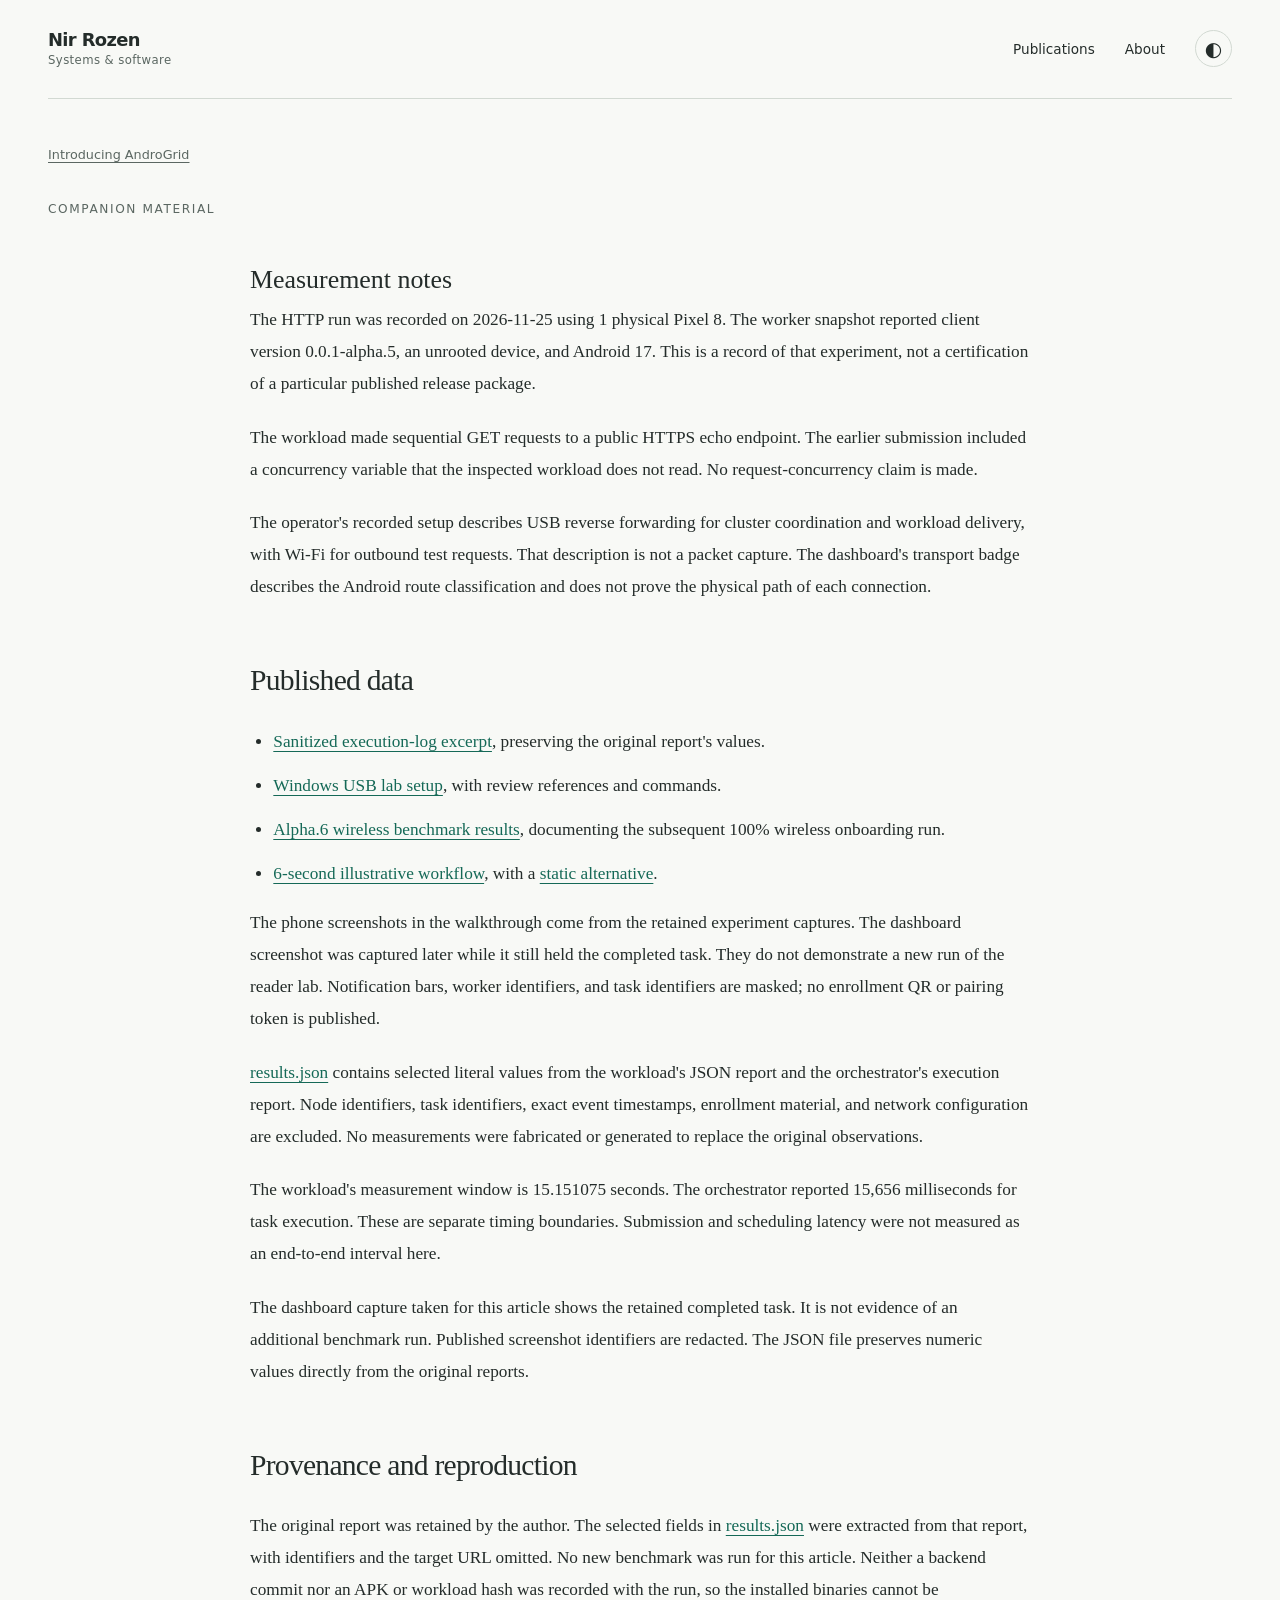
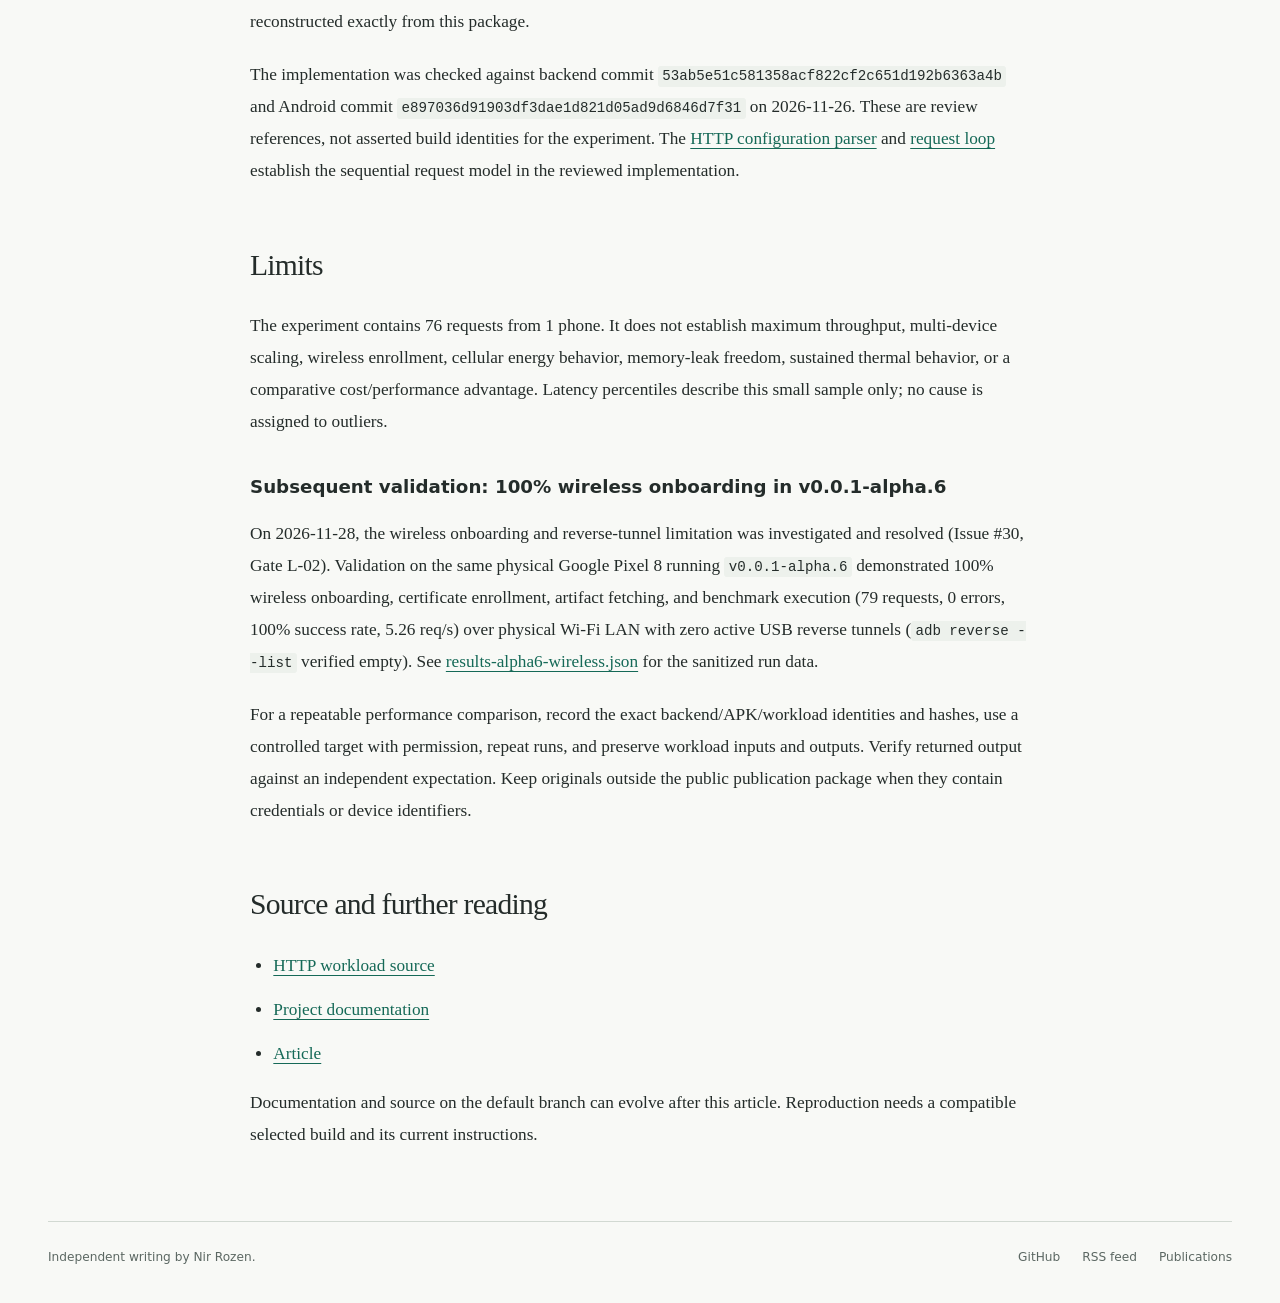
<file: androgrid/evidence/index.html>
<!doctype html>
<html lang="en">
<head>
  <meta charset="utf-8">
  <meta name="viewport" content="width=device-width, initial-scale=1">
  <meta name="color-scheme" content="light dark">
  <title>Measurement notes | Introducing AndroGrid</title>
  <meta name="description" content="Recorded results, provenance, and limits of the AndroGrid HTTP demonstration.">
  <link rel="canonical" href="https://mrquality.github.io/articles/androgrid/evidence/">
  <meta property="og:type" content="website">
  <meta property="og:title" content="Measurement notes | Introducing AndroGrid">
  <meta property="og:description" content="Recorded results, provenance, and limits of the AndroGrid HTTP demonstration.">
  <meta property="og:url" content="https://mrquality.github.io/articles/androgrid/evidence/">
  <meta property="og:image" content="https://mrquality.github.io/articles/androgrid/figures/00-cover.png">
  <meta name="twitter:card" content="summary_large_image">
  <link rel="alternate" type="application/rss+xml" title="Nir Rozen — Publications" href="../../feed.xml">
  <script>try{var t=localStorage.getItem('publication-theme');if(t==='light'||t==='dark')document.documentElement.dataset.theme=t}catch(e){}</script>
  <link rel="stylesheet" href="../style.css?v=1">
  <script src="../site.js?v=1" defer></script>

</head>
<body class="experiments-page">
  <a class="skip-link" href="#main">Skip to content</a>
  <header class="site-header wrap">
    <a class="wordmark" href="../../" aria-label="Nir Rozen, home">Nir Rozen<span>Systems &amp; software</span></a>
    <nav aria-label="Main navigation">
      <a href="../../#publications" >Publications</a>
      <a href="../../about.html" >About</a>
      <button class="theme-toggle" type="button" hidden aria-label="Switch color theme"><span class="theme-icon" aria-hidden="true">◐</span><span class="theme-label">Theme</span></button>
    </nav>
  </header>
  <main id="main" class="wrap"><header class="article-header"><a class="back-link" href="../">Introducing AndroGrid</a><p class="eyebrow">Companion material</p></header><article class="prose experiments-prose"><h1>Measurement notes</h1>
<p>The HTTP run was recorded on 2026-11-25 using 1 physical Pixel 8. The worker snapshot reported client version 0.0.1-alpha.5, an unrooted device, and Android 17. This is a record of that experiment, not a certification of a particular published release package.</p>
<p>The workload made sequential GET requests to a public HTTPS echo endpoint. The earlier submission included a concurrency variable that the inspected workload does not read. No request-concurrency claim is made.</p>
<p>The operator's recorded setup describes USB reverse forwarding for cluster coordination and workload delivery, with Wi-Fi for outbound test requests. That description is not a packet capture. The dashboard's transport badge describes the Android route classification and does not prove the physical path of each connection.</p>
<h2>Published data</h2>
<ul>
<li><a href="execution.txt">Sanitized execution-log excerpt</a>, preserving the original report's values.</li>
<li><a href="windows-usb-lab.md">Windows USB lab setup</a>, with review references and commands.</li>
<li><a href="results-alpha6-wireless.json">Alpha.6 wireless benchmark results</a>, documenting the subsequent 100% wireless onboarding run.</li>
<li><a href="../figures/03-workflow.gif">6-second illustrative workflow</a>, with a <a href="../figures/03-workflow-static.png">static alternative</a>.</li>
</ul>
<p>The phone screenshots in the walkthrough come from the retained experiment captures. The dashboard screenshot was captured later while it still held the completed task. They do not demonstrate a new run of the reader lab. Notification bars, worker identifiers, and task identifiers are masked; no enrollment QR or pairing token is published.</p>
<p><a href="results.json">results.json</a> contains selected literal values from the workload's JSON report and the orchestrator's execution report. Node identifiers, task identifiers, exact event timestamps, enrollment material, and network configuration are excluded. No measurements were fabricated or generated to replace the original observations.</p>
<p>The workload's measurement window is 15.151075 seconds. The orchestrator reported 15,656 milliseconds for task execution. These are separate timing boundaries. Submission and scheduling latency were not measured as an end-to-end interval here.</p>
<p>The dashboard capture taken for this article shows the retained completed task. It is not evidence of an additional benchmark run. Published screenshot identifiers are redacted. The JSON file preserves numeric values directly from the original reports.</p>
<h2>Provenance and reproduction</h2>
<p>The original report was retained by the author. The selected fields in <a href="results.json">results.json</a> were extracted from that report, with identifiers and the target URL omitted. No new benchmark was run for this article. Neither a backend commit nor an APK or workload hash was recorded with the run, so the installed binaries cannot be reconstructed exactly from this package.</p>
<p>The implementation was checked against backend commit <code>53ab5e51c581358acf822cf2c651d192b6363a4b</code> and Android commit <code>e897036d91903df3dae1d821d05ad9d6846d7f31</code> on 2026-11-26. These are review references, not asserted build identities for the experiment. The <a href="https://github.com/ligature-platform/androgrid-backend/blob/53ab5e51c581358acf822cf2c651d192b6363a4b/workloads/http-benchmark/src/config.rs">HTTP configuration parser</a> and <a href="https://github.com/ligature-platform/androgrid-backend/blob/53ab5e51c581358acf822cf2c651d192b6363a4b/workloads/http-benchmark/src/engine.rs">request loop</a> establish the sequential request model in the reviewed implementation.</p>
<h2>Limits</h2>
<p>The experiment contains 76 requests from 1 phone. It does not establish maximum throughput, multi-device scaling, wireless enrollment, cellular energy behavior, memory-leak freedom, sustained thermal behavior, or a comparative cost/performance advantage. Latency percentiles describe this small sample only; no cause is assigned to outliers.</p>
<h3>Subsequent validation: 100% wireless onboarding in v0.0.1-alpha.6</h3>
<p>On 2026-11-28, the wireless onboarding and reverse-tunnel limitation was investigated and resolved (Issue #30, Gate L-02). Validation on the same physical Google Pixel 8 running <code>v0.0.1-alpha.6</code> demonstrated 100% wireless onboarding, certificate enrollment, artifact fetching, and benchmark execution (79 requests, 0 errors, 100% success rate, 5.26 req/s) over physical Wi-Fi LAN with zero active USB reverse tunnels (<code>adb reverse --list</code> verified empty). See <a href="results-alpha6-wireless.json">results-alpha6-wireless.json</a> for the sanitized run data.</p>
<p>For a repeatable performance comparison, record the exact backend/APK/workload identities and hashes, use a controlled target with permission, repeat runs, and preserve workload inputs and outputs. Verify returned output against an independent expectation. Keep originals outside the public publication package when they contain credentials or device identifiers.</p>
<h2>Source and further reading</h2>
<ul>
<li><a href="https://github.com/ligature-platform/androgrid-backend/tree/main/workloads/http-benchmark">HTTP workload source</a></li>
<li><a href="https://ligature-platform.github.io/androgrid-backend/">Project documentation</a></li>
<li><a href="../">Article</a></li>
</ul>
<p>Documentation and source on the default branch can evolve after this article. Reproduction needs a compatible selected build and its current instructions.</p>
</article></main>
  <footer class="site-footer wrap">
    <p>Independent writing by <a href="../../about.html">Nir Rozen</a>.</p>
    <nav aria-label="Footer"><a href="https://github.com/MrQuality">GitHub</a><a href="../../feed.xml">RSS feed</a><a href="../../#publications">Publications</a></nav>
  </footer>
</body>
</html>
</file>
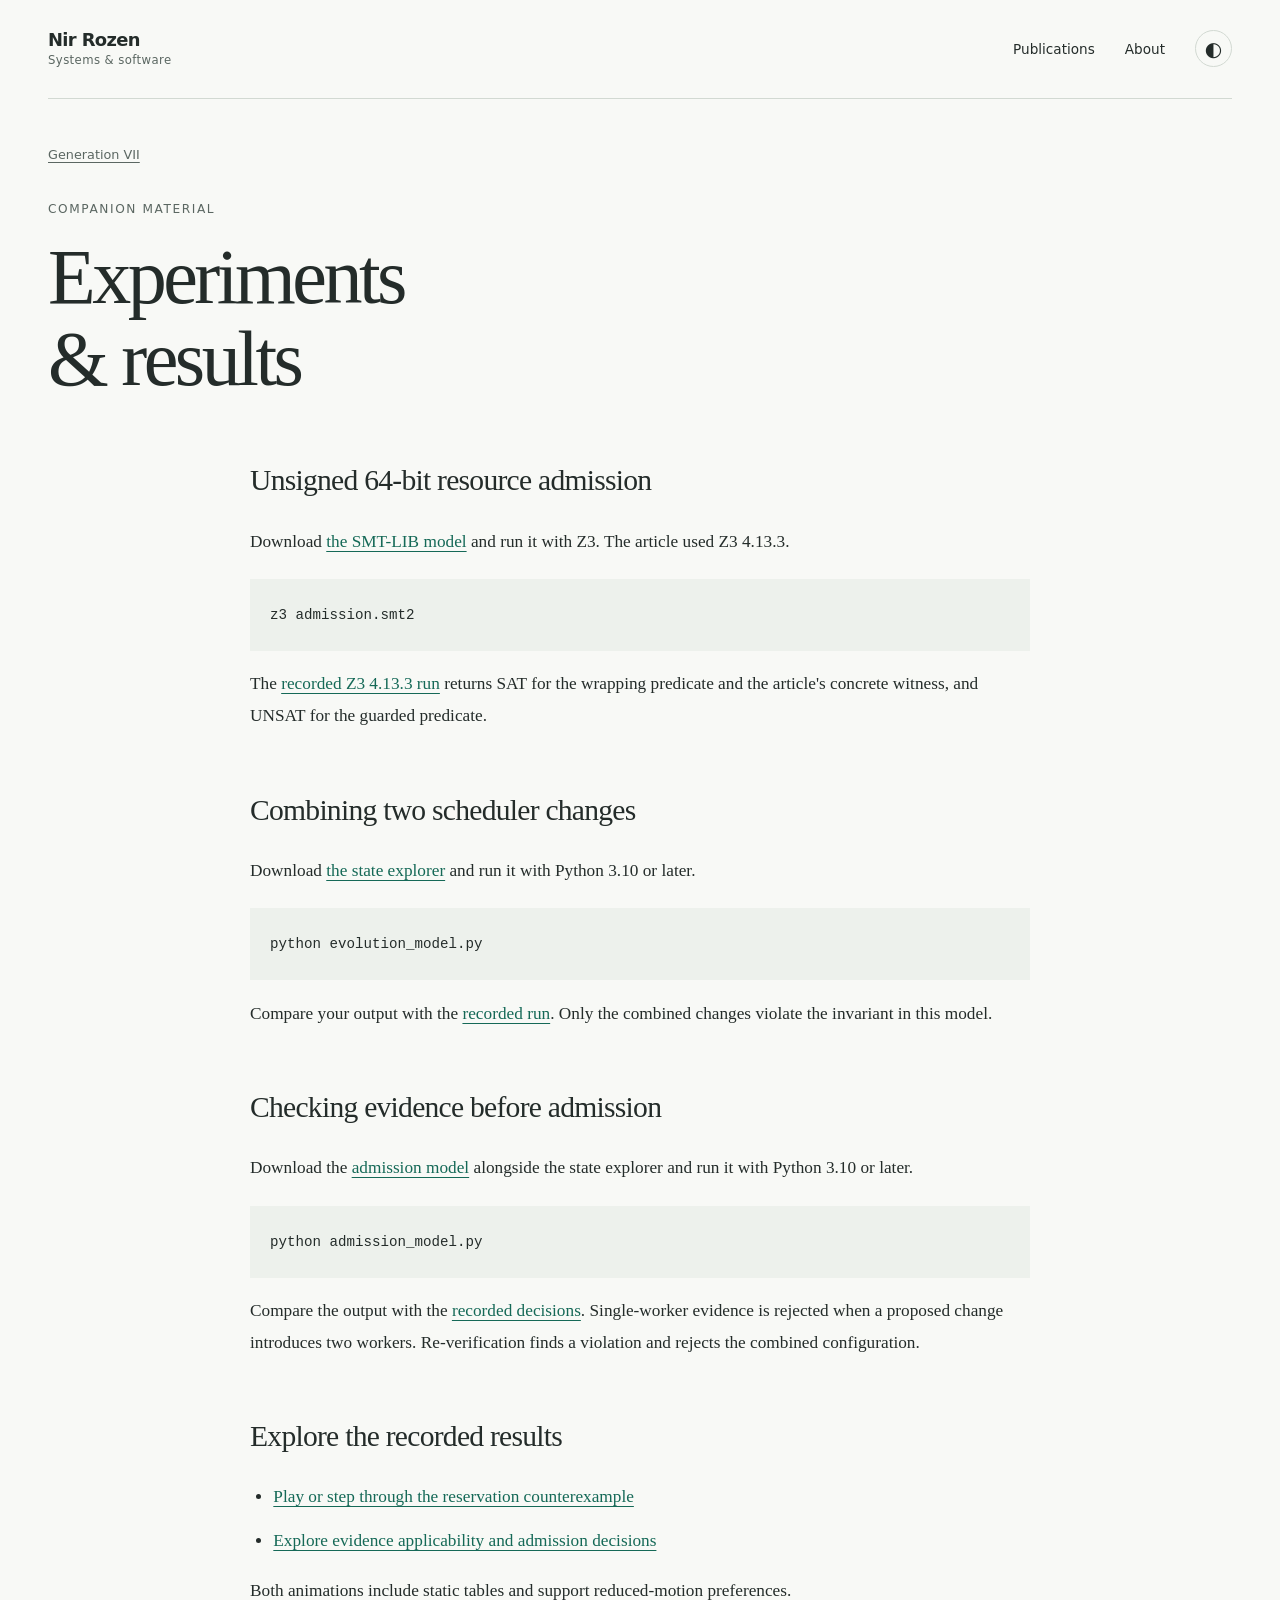
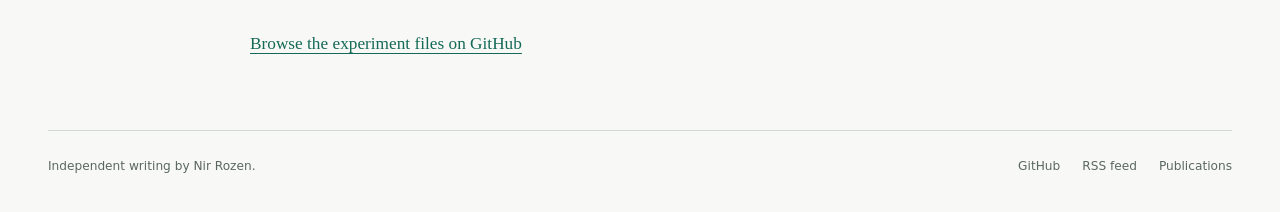
<file: generation-vii/experiments/index.html>
<!doctype html>
<html lang="en">
<head>
  <meta charset="utf-8">
  <meta name="viewport" content="width=device-width, initial-scale=1">
  <meta name="color-scheme" content="light dark">
  <title>Generation VII — Experiments &amp; results | Nir Rozen</title>
  <meta name="description" content="Reproduce the resource-admission and concurrent-reservation models accompanying Generation VII.">
  <link rel="canonical" href="https://mrquality.github.io/articles/generation-vii/experiments/">
  <meta property="og:type" content="website">
  <meta property="og:title" content="Generation VII — Experiments &amp; results | Nir Rozen">
  <meta property="og:description" content="Reproduce the resource-admission and concurrent-reservation models accompanying Generation VII.">
  <meta property="og:url" content="https://mrquality.github.io/articles/generation-vii/experiments/">
  <meta property="og:image" content="https://mrquality.github.io/articles/generation-vii/figures/00-cover.png">
  <meta name="twitter:card" content="summary_large_image">
  <link rel="alternate" type="application/rss+xml" title="Nir Rozen — Publications" href="../../feed.xml">
  <script>try{var t=localStorage.getItem('publication-theme');if(t==='light'||t==='dark')document.documentElement.dataset.theme=t}catch(e){}</script>
  <link rel="stylesheet" href="../../style.css?v=1">
  <script src="../../site.js?v=1" defer></script>

</head>
<body class="experiments-page">
  <a class="skip-link" href="#main">Skip to content</a>
  <header class="site-header wrap">
    <a class="wordmark" href="../../" aria-label="Nir Rozen, home">Nir Rozen<span>Systems &amp; software</span></a>
    <nav aria-label="Main navigation">
      <a href="../../#publications" >Publications</a>
      <a href="../../about.html" >About</a>
      <button class="theme-toggle" type="button" hidden aria-label="Switch color theme"><span class="theme-icon" aria-hidden="true">◐</span><span class="theme-label">Theme</span></button>
    </nav>
  </header>
  <main id="main" class="wrap"><header class="article-header"><a class="back-link" href="../">Generation VII</a><p class="eyebrow">Companion material</p><h1>Experiments<br>&amp; results</h1></header><article class="prose experiments-prose"><h2>Unsigned 64-bit resource admission</h2>
<p>Download <a href="admission.smt2">the SMT-LIB model</a> and run it with Z3. The article used Z3 4.13.3.</p>
<pre><code>z3 admission.smt2</code></pre>
<p>The <a href="admission-results.txt">recorded Z3 4.13.3 run</a> returns SAT for the wrapping predicate and the article's concrete witness, and UNSAT for the guarded predicate.</p>
<h2>Combining two scheduler changes</h2>
<p>Download <a href="evolution_model.py">the state explorer</a> and run it with Python 3.10 or later.</p>
<pre><code>python evolution_model.py</code></pre>
<p>Compare your output with the <a href="evolution-results.txt">recorded run</a>. Only the combined changes violate the invariant in this model.</p>
<h2>Checking evidence before admission</h2>
<p>Download the <a href="admission_model.py">admission model</a> alongside the state explorer and run it with Python 3.10 or later.</p>
<pre><code>python admission_model.py</code></pre>
<p>Compare the output with the <a href="admission-results.json">recorded decisions</a>. Single-worker evidence is rejected when a proposed change introduces two workers. Re-verification finds a violation and rejects the combined configuration.</p>
<h2>Explore the recorded results</h2>
<ul>
<li><a href="reservation-trace.html">Play or step through the reservation counterexample</a></li>
<li><a href="assurance-graph.html">Explore evidence applicability and admission decisions</a></li>
</ul>
<p>Both animations include static tables and support reduced-motion preferences.</p>
<p><a href="https://github.com/MrQuality/articles/tree/main/generation-vii/experiments">Browse the experiment files on GitHub</a></p>
</article></main>
  <footer class="site-footer wrap">
    <p>Independent writing by <a href="../../about.html">Nir Rozen</a>.</p>
    <nav aria-label="Footer"><a href="https://github.com/MrQuality">GitHub</a><a href="../../feed.xml">RSS feed</a><a href="../../#publications">Publications</a></nav>
  </footer>
</body>
</html>
</file>
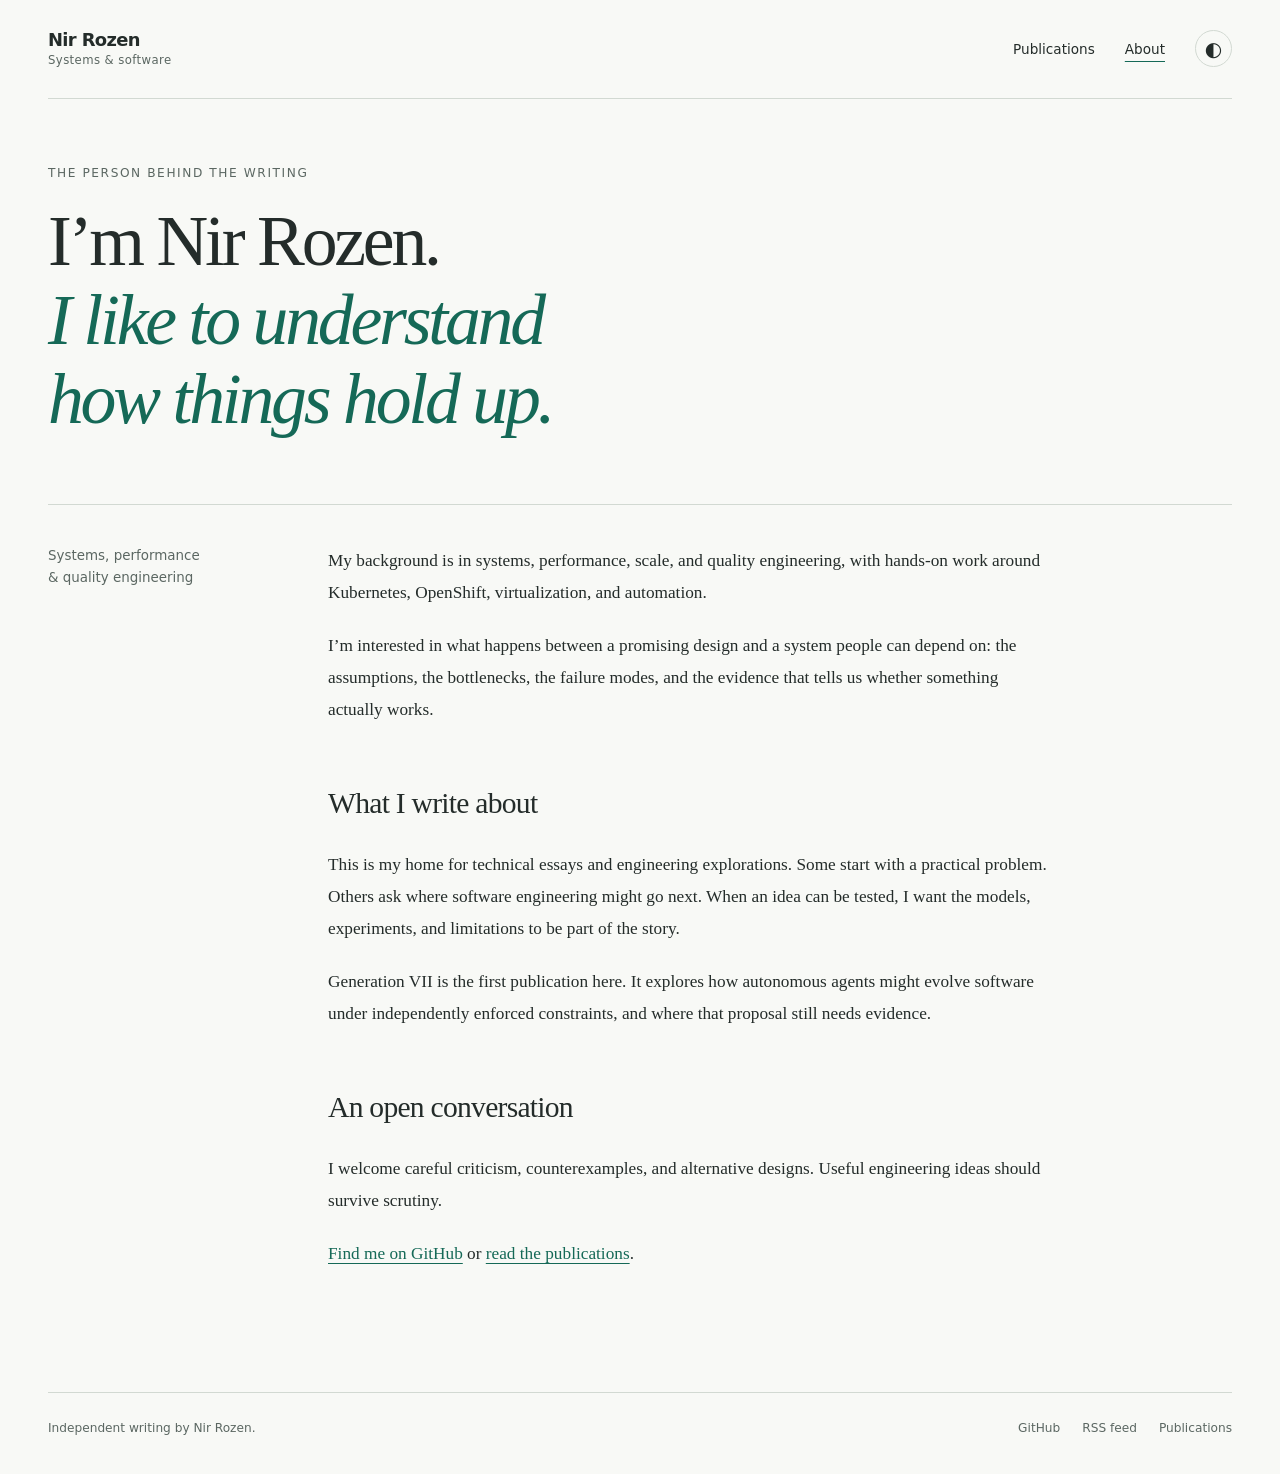
<file: about.html>
<!doctype html>
<html lang="en">
<head>
  <meta charset="utf-8">
  <meta name="viewport" content="width=device-width, initial-scale=1">
  <meta name="color-scheme" content="light dark">
  <title>About Nir Rozen | Systems &amp; Software</title>
  <meta name="description" content="Systems, performance, and quality engineering. The background and interests behind Nir Rozen’s technical writing.">
  <link rel="canonical" href="https://mrquality.github.io/articles/about.html">
  <meta property="og:type" content="website">
  <meta property="og:title" content="About Nir Rozen | Systems &amp; Software">
  <meta property="og:description" content="Systems, performance, and quality engineering. The background and interests behind Nir Rozen’s technical writing.">
  <meta property="og:url" content="https://mrquality.github.io/articles/about.html">
  <meta property="og:image" content="https://mrquality.github.io/articles/generation-vii/figures/00-cover.png">
  <meta name="twitter:card" content="summary_large_image">
  <link rel="alternate" type="application/rss+xml" title="Nir Rozen — Publications" href="./feed.xml">
  <script>try{var t=localStorage.getItem('publication-theme');if(t==='light'||t==='dark')document.documentElement.dataset.theme=t}catch(e){}</script>
  <link rel="stylesheet" href="./style.css?v=1">
  <script src="./site.js?v=1" defer></script>

</head>
<body class="about-page-body">
  <a class="skip-link" href="#main">Skip to content</a>
  <header class="site-header wrap">
    <a class="wordmark" href="./" aria-label="Nir Rozen, home">Nir Rozen<span>Systems &amp; software</span></a>
    <nav aria-label="Main navigation">
      <a href="./#publications" >Publications</a>
      <a href="./about.html" aria-current="page">About</a>
      <button class="theme-toggle" type="button" hidden aria-label="Switch color theme"><span class="theme-icon" aria-hidden="true">◐</span><span class="theme-label">Theme</span></button>
    </nav>
  </header>
  <main id="main" class="wrap about-page">
  <header class="about-heading"><p class="eyebrow">The person behind the writing</p><h1>I’m Nir Rozen.<br><em>I like to understand<br>how things hold up.</em></h1></header>
  <div class="about-layout"><p class="about-label">Systems, performance<br>&amp; quality engineering</p><div class="prose">
    <p>My background is in systems, performance, scale, and quality engineering, with hands-on work around Kubernetes, OpenShift, virtualization, and automation.</p>
    <p>I’m interested in what happens between a promising design and a system people can depend on: the assumptions, the bottlenecks, the failure modes, and the evidence that tells us whether something actually works.</p>
    <h2>What I write about</h2>
    <p>This is my home for technical essays and engineering explorations. Some start with a practical problem. Others ask where software engineering might go next. When an idea can be tested, I want the models, experiments, and limitations to be part of the story.</p>
    <p>Generation VII is the first publication here. It explores how autonomous agents might evolve software under independently enforced constraints, and where that proposal still needs evidence.</p>
    <h2>An open conversation</h2>
    <p>I welcome careful criticism, counterexamples, and alternative designs. Useful engineering ideas should survive scrutiny.</p>
    <p><a href="https://github.com/MrQuality">Find me on GitHub</a> or <a href="./#publications">read the publications</a>.</p>
  </div></div>
</main>

  <footer class="site-footer wrap">
    <p>Independent writing by <a href="./about.html">Nir Rozen</a>.</p>
    <nav aria-label="Footer"><a href="https://github.com/MrQuality">GitHub</a><a href="./feed.xml">RSS feed</a><a href="./#publications">Publications</a></nav>
  </footer>
</body>
</html>
</file>
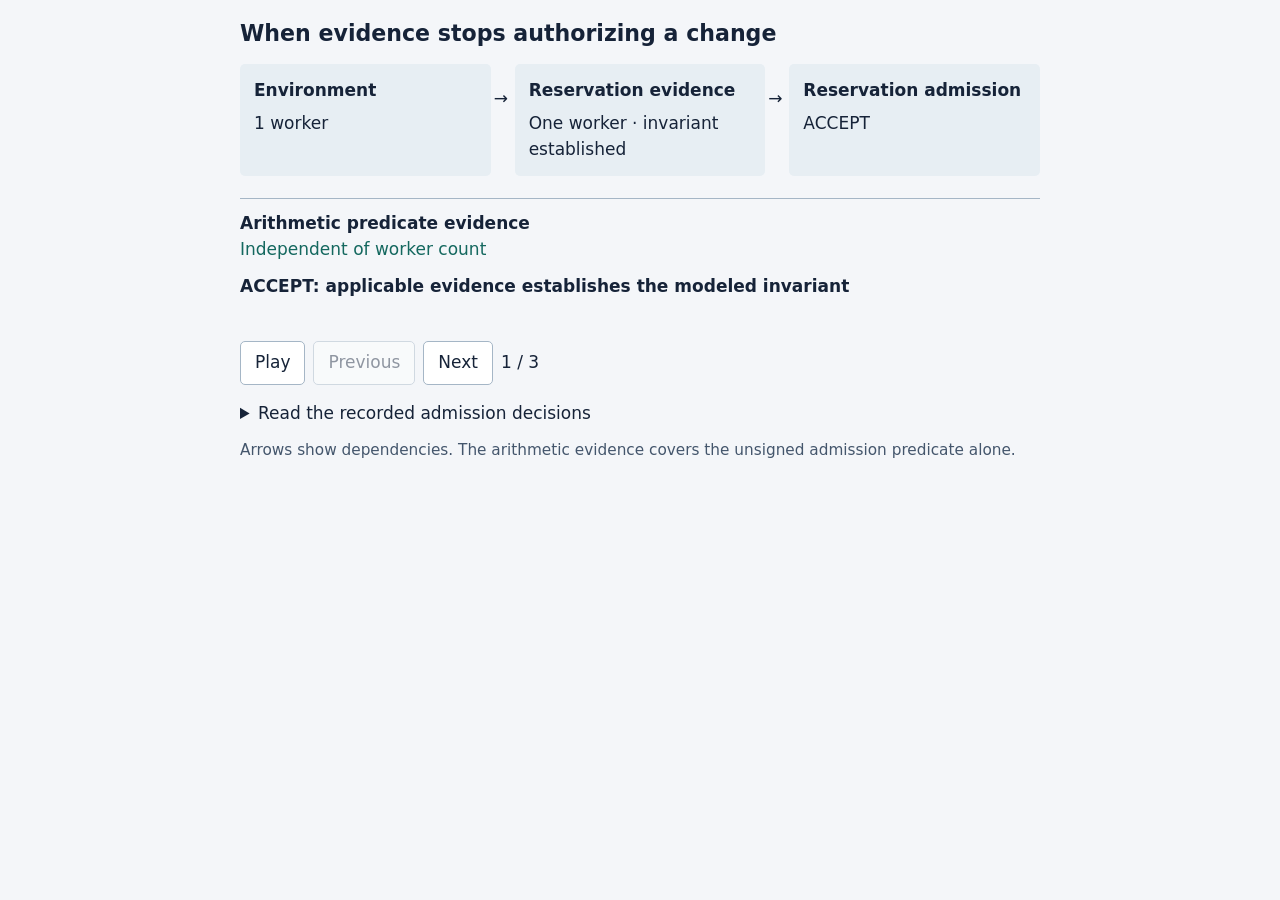
<file: generation-vii/experiments/assurance-graph.html>
<!doctype html>
<html lang="en"><head><meta charset="utf-8"><meta name="viewport" content="width=device-width,initial-scale=1"><title>Evidence applicability | Generation VII</title><style>
:root { color-scheme: light; font: 17px/1.5 system-ui,sans-serif; color:#162338; background:#f4f6f9; }
body { margin:0; }
main { padding:20px; max-width:800px; margin:auto; }
h1 { font-size:1.3rem; line-height:1.25; margin:0 0 16px; }
p { margin:12px 0; }
button { font:inherit; min-height:44px; padding:6px 14px; border:1px solid #a5b6c6; border-radius:5px; background:white; color:inherit; cursor:pointer; }
button:focus-visible { outline:3px solid #14685f; outline-offset:3px; }
button:disabled { cursor:default; opacity:.45; }
.controls { display:flex; flex-wrap:wrap; gap:8px; align-items:center; margin-top:16px; }
.controls[hidden] { display:none; }
.counter { font-variant-numeric:tabular-nums; }
.lane { margin:20px 0 28px; }
.track { margin:12px 24px 0; height:26px; position:relative; }
.track::before { content:""; position:absolute; top:12px; height:2px; background:#a5b6c6; width:100%; }
.marker { position:absolute; left:0; transform:translateX(-50%); background:#14685f; color:white; border-radius:4px; padding:1px 8px; transition:left .55s ease; }
.ticks { display:flex; justify-content:space-between; }
.values { display:flex; flex-wrap:wrap; gap:10px 24px; font-variant-numeric:tabular-nums; }
.values strong { font-size:1.3rem; }
.status { min-height:3em; font-weight:600; }
.bad { color:#a72525; }
details { margin-top:16px; }
summary { cursor:pointer; }
table { border-collapse:collapse; font-size:.9rem; width:100%; margin-top:10px; }
th,td { text-align:left; padding:7px; border-bottom:1px solid #ccd6df; vertical-align:top; overflow-wrap:anywhere; }
.graph { display:grid; grid-template-columns:1fr 1fr 1fr; gap:24px; align-items:stretch; }
.node { background:#e7eef3; padding:14px; border-radius:5px; position:relative; transition:background-color .4s; }
.node strong,.node span { display:block; }
.node span { margin-top:8px; }
.node.dependent::before { content:"→"; position:absolute; left:-21px; top:22px; }
.node.invalid { background:#fce6e4; }
.independent { margin-top:22px; padding-top:12px; border-top:1px solid #a5b6c6; }
.independent span { display:block; color:#14685f; }
.caption { color:#44566c; font-size:.9rem; }
.sr-only { position:absolute; width:1px; height:1px; padding:0; margin:-1px; overflow:hidden; clip:rect(0,0,0,0); white-space:nowrap; border:0; }
@media(max-width:520px) { main{padding:16px;} .graph{grid-template-columns:1fr;gap:22px;} .node.dependent::before{content:"↓";left:50%;top:-25px;} .node span{margin-top:3px;} }
@media(prefers-reduced-motion:reduce) { .marker,.node{transition:none;} }
</style></head><body data-kind="assurance"><main><h1>When evidence stops authorizing a change</h1>
<div class="graph" role="group" aria-label="Environment, dependent reservation evidence and admission decision">
<div class="node"><strong>Environment</strong><span id="workers">1 worker</span></div>
<div class="node dependent" id="evidence-node"><strong>Reservation evidence</strong><span id="evidence">One worker · invariant established</span></div>
<div class="node dependent" id="admission-node"><strong>Reservation admission</strong><span id="admission">ACCEPT</span></div>
</div>
<div class="independent"><strong>Arithmetic predicate evidence</strong><span>Independent of worker count</span></div>
<p class="status" id="status">A worker-count change invalidates the applicability of single-worker reservation evidence. Re-verification finds a violation.</p><div class="controls" hidden>
<button id="play" type="button">Play</button>
<button id="previous" type="button">Previous</button>
<button id="next" type="button">Next</button>
<span id="counter" class="counter"></span>
</div><p id="announcement" aria-live="polite" class="sr-only"></p><details><summary>Read the recorded admission decisions</summary><table><thead><tr><th>Configuration</th><th>Decision</th></tr></thead><tbody><tr><td>A with applicable evidence</td><td>ACCEPT: applicable evidence establishes the modeled invariant</td></tr><tr><td>A+B reusing A&#x27;s evidence</td><td>REJECT: evidence does not cover the proposed configuration</td></tr><tr><td>A+B after re-verification</td><td>REJECT: verification found an invariant violation</td></tr><tr><td>B with applicable evidence</td><td>ACCEPT: applicable evidence establishes the modeled invariant</td></tr></tbody></table></details><p class='caption'>Arrows show dependencies. The arithmetic evidence covers the unsigned admission predicate alone.</p></main><script id="experiment-data" type="application/json">{"model_id":"1441957910815cab11c2bc2f22ce94ced5020d1c79c72c425b36b114f453fe4f","claim":"accepted \u003c= capacity and used == accepted","capacity":1,"combined_reachable_states":10,"trace":[{"event":"Initial state","used":0,"accepted":0,"phases":[0,0]},{"event":"R1: observe available capacity","used":0,"accepted":0,"phases":[1,0]},{"event":"R2: observe available capacity","used":0,"accepted":0,"phases":[1,1]},{"event":"R1: commit prior acceptance","used":1,"accepted":1,"phases":[2,1]},{"event":"R2: commit prior acceptance","used":1,"accepted":2,"phases":[2,2]}],"decisions":[{"case":"A with applicable evidence","candidate":{"atomic":false,"workers":1},"evidence":{"model_id":"1441957910815cab11c2bc2f22ce94ced5020d1c79c72c425b36b114f453fe4f","claim":"accepted \u003c= capacity and used == accepted","configuration":{"atomic":false,"workers":1},"reachable_states":6,"holds":true},"decision":"ACCEPT: applicable evidence establishes the modeled invariant"},{"case":"A+B reusing A's evidence","candidate":{"atomic":false,"workers":2},"evidence":{"model_id":"1441957910815cab11c2bc2f22ce94ced5020d1c79c72c425b36b114f453fe4f","claim":"accepted \u003c= capacity and used == accepted","configuration":{"atomic":false,"workers":1},"reachable_states":6,"holds":true},"decision":"REJECT: evidence does not cover the proposed configuration"},{"case":"A+B after re-verification","candidate":{"atomic":false,"workers":2},"evidence":{"model_id":"1441957910815cab11c2bc2f22ce94ced5020d1c79c72c425b36b114f453fe4f","claim":"accepted \u003c= capacity and used == accepted","configuration":{"atomic":false,"workers":2},"reachable_states":10,"holds":false},"decision":"REJECT: verification found an invariant violation"},{"case":"B with applicable evidence","candidate":{"atomic":true,"workers":2},"evidence":{"model_id":"1441957910815cab11c2bc2f22ce94ced5020d1c79c72c425b36b114f453fe4f","claim":"accepted \u003c= capacity and used == accepted","configuration":{"atomic":true,"workers":2},"reachable_states":4,"holds":true},"decision":"ACCEPT: applicable evidence establishes the modeled invariant"},{"case":"Changed implementation with A's evidence","candidate":{"atomic":true,"workers":1},"evidence":{"model_id":"1441957910815cab11c2bc2f22ce94ced5020d1c79c72c425b36b114f453fe4f","claim":"accepted \u003c= capacity and used == accepted","configuration":{"atomic":false,"workers":1},"reachable_states":6,"holds":true},"decision":"REJECT: evidence does not cover the proposed configuration"},{"case":"Changed model identity","candidate":{"atomic":false,"workers":1},"evidence":{"model_id":"older-model","claim":"accepted \u003c= capacity and used == accepted","configuration":{"atomic":false,"workers":1},"reachable_states":6,"holds":true},"decision":"REJECT: evidence covers a different model or claim"},{"case":"Changed claim","candidate":{"atomic":false,"workers":1},"evidence":{"model_id":"1441957910815cab11c2bc2f22ce94ced5020d1c79c72c425b36b114f453fe4f","claim":"used \u003c= capacity","configuration":{"atomic":false,"workers":1},"reachable_states":6,"holds":true},"decision":"REJECT: evidence covers a different model or claim"}]}</script><script>
const data = JSON.parse(document.getElementById('experiment-data').textContent);
const kind = document.body.dataset.kind;
const frames = kind === 'race' ? data.trace : [
  {workers:1, evidence:'One worker · invariant established', admission:'ACCEPT', detail:data.decisions[0].decision},
  {workers:2, evidence:'One worker · scope mismatch', admission:'REJECT', detail:data.decisions[1].decision},
  {workers:2, evidence:'Two workers · invariant violated', admission:'REJECT', detail:data.decisions[2].decision}
];
let position = 0;
let timer = null;
const controls = document.querySelector('.controls');
const play = document.getElementById('play');
const previous = document.getElementById('previous');
const next = document.getElementById('next');
const status = document.getElementById('status');
const counter = document.getElementById('counter');
function pause() {
  clearInterval(timer);
  timer = null;
  play.textContent = 'Play';
}
function render(announce) {
  const frame = frames[position];
  previous.disabled = position === 0;
  next.disabled = position === frames.length - 1;
  counter.textContent = (position + 1) + ' / ' + frames.length;
  if (kind === 'race') {
    frame.phases.forEach((phase, index) => {
      document.getElementById('request-' + index).style.left = (phase * 50) + '%';
    });
    document.getElementById('used').textContent = frame.used;
    document.getElementById('accepted').textContent = frame.accepted;
    status.textContent = frame.event + (frame.accepted > data.capacity ? ' — capacity exceeded' : '');
    status.classList.toggle('bad', frame.accepted > data.capacity);
  } else {
    document.getElementById('workers').textContent = frame.workers + (frame.workers === 1 ? ' worker' : ' workers');
    document.getElementById('evidence').textContent = frame.evidence;
    document.getElementById('admission').textContent = frame.admission;
    document.getElementById('evidence-node').classList.toggle('invalid', position > 0);
    document.getElementById('admission-node').classList.toggle('invalid', position > 0);
    status.textContent = frame.detail;
    status.classList.toggle('bad', position > 0);
  }
  if (announce) document.getElementById('announcement').textContent = status.textContent;
}
controls.hidden = false;
play.addEventListener('click', () => {
  if (timer !== null) { pause(); return; }
  if (position === frames.length - 1) position = 0;
  render(false);
  play.textContent = 'Pause';
  timer = setInterval(() => {
    position++;
    render(position === frames.length - 1);
    if (position === frames.length - 1) pause();
  }, 1800);
});
previous.addEventListener('click', () => { pause(); position--; render(true); });
next.addEventListener('click', () => { pause(); position++; render(true); });
document.addEventListener('visibilitychange', () => { if (document.hidden) pause(); });
render(false);
</script></body></html>
</file>
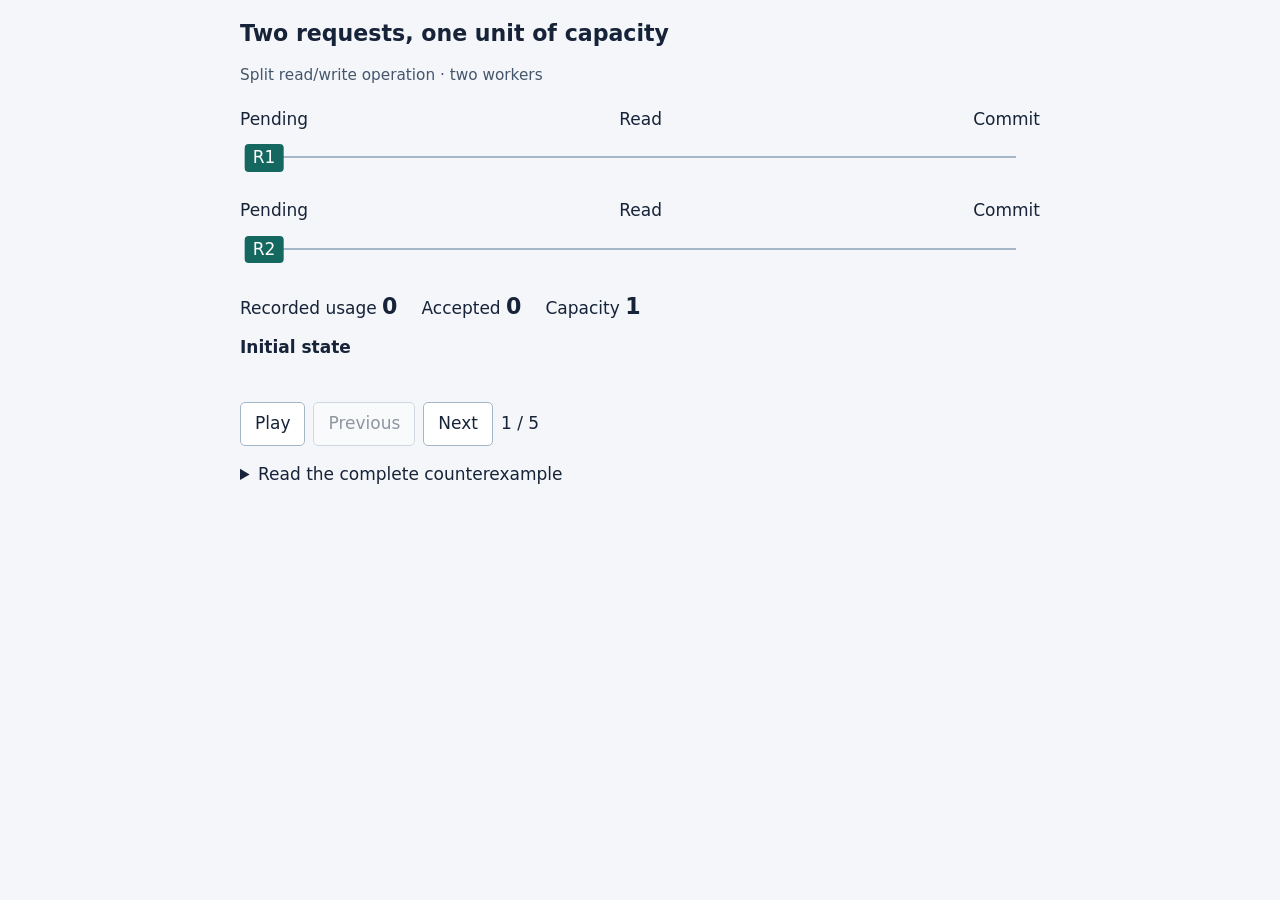
<file: generation-vii/experiments/reservation-trace.html>
<!doctype html>
<html lang="en"><head><meta charset="utf-8"><meta name="viewport" content="width=device-width,initial-scale=1"><title>Reservation trace | Generation VII</title><style>
:root { color-scheme: light; font: 17px/1.5 system-ui,sans-serif; color:#162338; background:#f4f6f9; }
body { margin:0; }
main { padding:20px; max-width:800px; margin:auto; }
h1 { font-size:1.3rem; line-height:1.25; margin:0 0 16px; }
p { margin:12px 0; }
button { font:inherit; min-height:44px; padding:6px 14px; border:1px solid #a5b6c6; border-radius:5px; background:white; color:inherit; cursor:pointer; }
button:focus-visible { outline:3px solid #14685f; outline-offset:3px; }
button:disabled { cursor:default; opacity:.45; }
.controls { display:flex; flex-wrap:wrap; gap:8px; align-items:center; margin-top:16px; }
.controls[hidden] { display:none; }
.counter { font-variant-numeric:tabular-nums; }
.lane { margin:20px 0 28px; }
.track { margin:12px 24px 0; height:26px; position:relative; }
.track::before { content:""; position:absolute; top:12px; height:2px; background:#a5b6c6; width:100%; }
.marker { position:absolute; left:0; transform:translateX(-50%); background:#14685f; color:white; border-radius:4px; padding:1px 8px; transition:left .55s ease; }
.ticks { display:flex; justify-content:space-between; }
.values { display:flex; flex-wrap:wrap; gap:10px 24px; font-variant-numeric:tabular-nums; }
.values strong { font-size:1.3rem; }
.status { min-height:3em; font-weight:600; }
.bad { color:#a72525; }
details { margin-top:16px; }
summary { cursor:pointer; }
table { border-collapse:collapse; font-size:.9rem; width:100%; margin-top:10px; }
th,td { text-align:left; padding:7px; border-bottom:1px solid #ccd6df; vertical-align:top; overflow-wrap:anywhere; }
.graph { display:grid; grid-template-columns:1fr 1fr 1fr; gap:24px; align-items:stretch; }
.node { background:#e7eef3; padding:14px; border-radius:5px; position:relative; transition:background-color .4s; }
.node strong,.node span { display:block; }
.node span { margin-top:8px; }
.node.dependent::before { content:"→"; position:absolute; left:-21px; top:22px; }
.node.invalid { background:#fce6e4; }
.independent { margin-top:22px; padding-top:12px; border-top:1px solid #a5b6c6; }
.independent span { display:block; color:#14685f; }
.caption { color:#44566c; font-size:.9rem; }
.sr-only { position:absolute; width:1px; height:1px; padding:0; margin:-1px; overflow:hidden; clip:rect(0,0,0,0); white-space:nowrap; border:0; }
@media(max-width:520px) { main{padding:16px;} .graph{grid-template-columns:1fr;gap:22px;} .node.dependent::before{content:"↓";left:50%;top:-25px;} .node span{margin-top:3px;} }
@media(prefers-reduced-motion:reduce) { .marker,.node{transition:none;} }
</style></head><body data-kind="race"><main><h1>Two requests, one unit of capacity</h1>
<p class="caption">Split read/write operation · two workers</p>
<div class="lane"><div class="ticks"><span>Pending</span><span>Read</span><span>Commit</span></div>
<div class="track"><span class="marker" id="request-0">R1</span></div></div>
<div class="lane"><div class="ticks"><span>Pending</span><span>Read</span><span>Commit</span></div>
<div class="track"><span class="marker" id="request-1">R2</span></div></div>
<div class="values"><span>Recorded usage <strong id="used">0</strong></span><span>Accepted <strong id="accepted">0</strong></span><span>Capacity <strong>1</strong></span></div>
<p class="status" id="status">Both requests can observe available capacity before either commits.</p><div class="controls" hidden>
<button id="play" type="button">Play</button>
<button id="previous" type="button">Previous</button>
<button id="next" type="button">Next</button>
<span id="counter" class="counter"></span>
</div><p id="announcement" aria-live="polite" class="sr-only"></p><details><summary>Read the complete counterexample</summary><table><thead><tr><th>Event</th><th>Used</th><th>Accepted</th></tr></thead><tbody><tr><td>Initial state</td><td>0</td><td>0</td></tr><tr><td>R1: observe available capacity</td><td>0</td><td>0</td></tr><tr><td>R2: observe available capacity</td><td>0</td><td>0</td></tr><tr><td>R1: commit prior acceptance</td><td>1</td><td>1</td></tr><tr><td>R2: commit prior acceptance</td><td>1</td><td>2</td></tr></tbody></table></details></main><script id="experiment-data" type="application/json">{"model_id":"1441957910815cab11c2bc2f22ce94ced5020d1c79c72c425b36b114f453fe4f","claim":"accepted \u003c= capacity and used == accepted","capacity":1,"combined_reachable_states":10,"trace":[{"event":"Initial state","used":0,"accepted":0,"phases":[0,0]},{"event":"R1: observe available capacity","used":0,"accepted":0,"phases":[1,0]},{"event":"R2: observe available capacity","used":0,"accepted":0,"phases":[1,1]},{"event":"R1: commit prior acceptance","used":1,"accepted":1,"phases":[2,1]},{"event":"R2: commit prior acceptance","used":1,"accepted":2,"phases":[2,2]}],"decisions":[{"case":"A with applicable evidence","candidate":{"atomic":false,"workers":1},"evidence":{"model_id":"1441957910815cab11c2bc2f22ce94ced5020d1c79c72c425b36b114f453fe4f","claim":"accepted \u003c= capacity and used == accepted","configuration":{"atomic":false,"workers":1},"reachable_states":6,"holds":true},"decision":"ACCEPT: applicable evidence establishes the modeled invariant"},{"case":"A+B reusing A's evidence","candidate":{"atomic":false,"workers":2},"evidence":{"model_id":"1441957910815cab11c2bc2f22ce94ced5020d1c79c72c425b36b114f453fe4f","claim":"accepted \u003c= capacity and used == accepted","configuration":{"atomic":false,"workers":1},"reachable_states":6,"holds":true},"decision":"REJECT: evidence does not cover the proposed configuration"},{"case":"A+B after re-verification","candidate":{"atomic":false,"workers":2},"evidence":{"model_id":"1441957910815cab11c2bc2f22ce94ced5020d1c79c72c425b36b114f453fe4f","claim":"accepted \u003c= capacity and used == accepted","configuration":{"atomic":false,"workers":2},"reachable_states":10,"holds":false},"decision":"REJECT: verification found an invariant violation"},{"case":"B with applicable evidence","candidate":{"atomic":true,"workers":2},"evidence":{"model_id":"1441957910815cab11c2bc2f22ce94ced5020d1c79c72c425b36b114f453fe4f","claim":"accepted \u003c= capacity and used == accepted","configuration":{"atomic":true,"workers":2},"reachable_states":4,"holds":true},"decision":"ACCEPT: applicable evidence establishes the modeled invariant"},{"case":"Changed implementation with A's evidence","candidate":{"atomic":true,"workers":1},"evidence":{"model_id":"1441957910815cab11c2bc2f22ce94ced5020d1c79c72c425b36b114f453fe4f","claim":"accepted \u003c= capacity and used == accepted","configuration":{"atomic":false,"workers":1},"reachable_states":6,"holds":true},"decision":"REJECT: evidence does not cover the proposed configuration"},{"case":"Changed model identity","candidate":{"atomic":false,"workers":1},"evidence":{"model_id":"older-model","claim":"accepted \u003c= capacity and used == accepted","configuration":{"atomic":false,"workers":1},"reachable_states":6,"holds":true},"decision":"REJECT: evidence covers a different model or claim"},{"case":"Changed claim","candidate":{"atomic":false,"workers":1},"evidence":{"model_id":"1441957910815cab11c2bc2f22ce94ced5020d1c79c72c425b36b114f453fe4f","claim":"used \u003c= capacity","configuration":{"atomic":false,"workers":1},"reachable_states":6,"holds":true},"decision":"REJECT: evidence covers a different model or claim"}]}</script><script>
const data = JSON.parse(document.getElementById('experiment-data').textContent);
const kind = document.body.dataset.kind;
const frames = kind === 'race' ? data.trace : [
  {workers:1, evidence:'One worker · invariant established', admission:'ACCEPT', detail:data.decisions[0].decision},
  {workers:2, evidence:'One worker · scope mismatch', admission:'REJECT', detail:data.decisions[1].decision},
  {workers:2, evidence:'Two workers · invariant violated', admission:'REJECT', detail:data.decisions[2].decision}
];
let position = 0;
let timer = null;
const controls = document.querySelector('.controls');
const play = document.getElementById('play');
const previous = document.getElementById('previous');
const next = document.getElementById('next');
const status = document.getElementById('status');
const counter = document.getElementById('counter');
function pause() {
  clearInterval(timer);
  timer = null;
  play.textContent = 'Play';
}
function render(announce) {
  const frame = frames[position];
  previous.disabled = position === 0;
  next.disabled = position === frames.length - 1;
  counter.textContent = (position + 1) + ' / ' + frames.length;
  if (kind === 'race') {
    frame.phases.forEach((phase, index) => {
      document.getElementById('request-' + index).style.left = (phase * 50) + '%';
    });
    document.getElementById('used').textContent = frame.used;
    document.getElementById('accepted').textContent = frame.accepted;
    status.textContent = frame.event + (frame.accepted > data.capacity ? ' — capacity exceeded' : '');
    status.classList.toggle('bad', frame.accepted > data.capacity);
  } else {
    document.getElementById('workers').textContent = frame.workers + (frame.workers === 1 ? ' worker' : ' workers');
    document.getElementById('evidence').textContent = frame.evidence;
    document.getElementById('admission').textContent = frame.admission;
    document.getElementById('evidence-node').classList.toggle('invalid', position > 0);
    document.getElementById('admission-node').classList.toggle('invalid', position > 0);
    status.textContent = frame.detail;
    status.classList.toggle('bad', position > 0);
  }
  if (announce) document.getElementById('announcement').textContent = status.textContent;
}
controls.hidden = false;
play.addEventListener('click', () => {
  if (timer !== null) { pause(); return; }
  if (position === frames.length - 1) position = 0;
  render(false);
  play.textContent = 'Pause';
  timer = setInterval(() => {
    position++;
    render(position === frames.length - 1);
    if (position === frames.length - 1) pause();
  }, 1800);
});
previous.addEventListener('click', () => { pause(); position--; render(true); });
next.addEventListener('click', () => { pause(); position++; render(true); });
document.addEventListener('visibilitychange', () => { if (document.hidden) pause(); });
render(false);
</script></body></html>
</file>
<file: style.css>
@layer base, layout, article, responsive;
@layer base {
  :root { color-scheme:light; --paper:#f8f9f6; --ink:#242c2a; --muted:#5b6762; --line:#d2d9d2; --accent:#156957; --panel:#edf1ec; --card:#fff; --soft:#dceae0; --caution:#f4e5d6; --serif:Georgia,'Times New Roman',serif; --sans:system-ui,-apple-system,BlinkMacSystemFont,'Segoe UI',sans-serif; }
  :root[data-theme=dark] { color-scheme:dark; --paper:#171d1b; --ink:#e2e8df; --muted:#a4b2a8; --line:#3a4840; --accent:#8ad2b3; --panel:#222d26; --card:#29352d; --soft:#2e493b; --caution:#4c3b2c; }
  @media(prefers-color-scheme:dark) { :root:not([data-theme=light]) { color-scheme:dark; --paper:#171d1b; --ink:#e2e8df; --muted:#a4b2a8; --line:#3a4840; --accent:#8ad2b3; --panel:#222d26; --card:#29352d; --soft:#2e493b; --caution:#4c3b2c; } }
  * { box-sizing:border-box; }
  html { scroll-padding-top:2rem; }
  body { margin:0; background:var(--paper); color:var(--ink); font:17px/1.65 var(--sans); -webkit-font-smoothing:antialiased; }
  a { color:inherit; text-underline-offset:.22em; text-decoration-thickness:1px; }
  a:hover { color:var(--accent); }
  button { font:inherit; color:inherit; cursor:pointer; }
  a:focus-visible,button:focus-visible,summary:focus-visible { outline:2px solid var(--accent); outline-offset:5px; border-radius:2px; }
  button[hidden],[hidden] { display:none!important; }
  img { max-width:100%; height:auto; }
  h1,h2,h3,p,figure { margin:0; }
  h1,h2,h3 { font-weight:400; }
  ::selection { background:var(--soft); }
  .wrap { width:min(1200px,calc(100% - 96px)); margin-inline:auto; }
  .eyebrow { font:500 .76rem/1.5 var(--sans); text-transform:uppercase; letter-spacing:.13em; color:var(--muted); }
  .skip-link { position:absolute; left:1rem; top:-6rem; background:var(--ink); color:var(--paper); padding:.8rem; z-index:5; }
  .skip-link:focus { top:1rem; }
}
@layer layout {
  .site-header { display:flex; align-items:center; justify-content:space-between; gap:2rem; padding-block:28px; border-bottom:1px solid var(--line); }
  .wordmark { text-decoration:none; font:600 1.12rem/1.3 var(--sans); letter-spacing:-.035em; }
  .wordmark span { display:block; color:var(--muted); font:.73rem/1.6 var(--sans); letter-spacing:.035em; }
  .site-header nav { display:flex; align-items:center; gap:30px; font-size:.85rem; }
  .site-header nav a { text-decoration:none; }
  .site-header nav a[aria-current=page] { text-decoration:underline; text-decoration-color:var(--accent); text-underline-offset:.5em; }
  .theme-toggle { background:none; border:1px solid var(--line); width:37px; height:37px; border-radius:50%; display:grid; place-items:center; }
  .theme-icon { font-size:1.25rem; line-height:1; }
  .theme-label { position:absolute; width:1px; height:1px; overflow:hidden; clip-path:inset(50%); }
  .home-intro { padding:80px 0 64px; }
  .home-intro h1 { font:clamp(3.5rem,6.7vw,5.8rem)/1.04 var(--serif); letter-spacing:-.055em; margin-top:25px; }
  .home-intro h1 em,.about-heading em { color:var(--accent); font-weight:400; }
  .intro-bottom { margin-top:34px; display:flex; justify-content:space-between; align-items:end; gap:3rem; }
  .intro-bottom p { max-width:580px; color:var(--muted); font-size:1.1rem; line-height:1.65; }
  .text-link { display:inline-block; color:var(--accent); font-size:.86rem; font-weight:500; white-space:nowrap; }
  .publications { border-top:1px solid var(--line); padding-top:27px; }
  .section-heading { display:flex; align-items:center; justify-content:space-between; gap:1rem; margin-bottom:30px; }
  .section-heading h2 { font:1.65rem/1.2 var(--serif); letter-spacing:-.035em; }
  .publication { display:grid; grid-template-columns:1fr 1.12fr; align-items:center; gap:48px; padding:0 0 42px; border-bottom:1px solid var(--line); margin-bottom:40px; }
  .publication h3 { font:2.9rem/1.05 var(--serif); letter-spacing:-.045em; margin:15px 0 14px; }
  .publication h3 a { text-decoration:none; }
  .publication h3 span { display:block; font-size:1.6rem; line-height:1.2; letter-spacing:-.02em; margin-top:8px; }
  .publication-summary { color:var(--muted); font-size:.95rem; max-width:31rem; }
  .publication-meta { font-size:.8rem; color:var(--muted); margin:20px 0 24px; }
  .publication-image { display:block; border:1px solid var(--line); overflow:hidden; background:#0b1424; }
  .publication-image img { display:block; width:100%; aspect-ratio:16/9; object-fit:contain; }
  .publication-links { display:flex; flex-wrap:wrap; gap:20px; }
  .publication-links a { font-size:.83rem; font-weight:500; color:var(--accent); }
  .follow-note { display:flex; justify-content:space-between; align-items:center; gap:2rem; margin:10px 0 70px; padding:28px 0; }
  .follow-note h2 { font:1.65rem/1.2 var(--serif); margin-bottom:8px; }
  .follow-note p { color:var(--muted); font-size:.85rem; }
  .site-footer { border-top:1px solid var(--line); padding:25px 0 36px; display:flex; justify-content:space-between; gap:1rem; font-size:.76rem; color:var(--muted); }
  .site-footer nav { display:flex; gap:22px; }
  .site-footer a { text-decoration:none; }
  .about-page { padding-block:65px 100px; }
  .about-heading h1 { font:clamp(2.8rem,5.6vw,4.6rem)/1.1 var(--serif); letter-spacing:-.045em; margin:20px 0 65px; }
  .about-layout { display:grid; grid-template-columns:240px minmax(0,720px); gap:40px; border-top:1px solid var(--line); padding-top:40px; }
  .about-label { color:var(--muted); font-size:.84rem; }
}
@layer article {
  .article-header { max-width:930px; padding:40px 0 38px; }
  .back-link { display:inline-block; color:var(--muted); font-size:.8rem; margin-bottom:35px; }
  .article-header .eyebrow span { margin-inline:10px; }
  .article-header h1 { font:clamp(3rem,6.1vw,5rem)/1.05 var(--serif); letter-spacing:-.045em; margin:18px 0 24px; }
  .article-header h1 span { display:block; font-size:.62em; line-height:1.12; margin-top:10px; }
  .article-deck { color:var(--muted); font:1.15rem/1.6 var(--serif); max-width:800px; }
  .article-meta { display:flex; flex-wrap:wrap; gap:12px; font-size:.8rem; color:var(--muted); margin-top:26px; }
  .article-meta a { color:var(--ink); }
  .topic-list { display:flex; flex-wrap:wrap; gap:9px 20px; list-style:none; padding:0; margin:20px 0 28px; color:var(--accent); font-size:.75rem; }
  .article-resources { display:flex; flex-wrap:wrap; gap:12px 24px; font-size:.76rem; }
  .copy-link { background:none; border:0; padding:0; text-decoration:underline; text-underline-offset:.22em; }
  .copy-status { color:var(--accent); }
  .reading-layout { display:grid; grid-template-columns:215px minmax(0,780px); gap:58px; border-top:1px solid var(--line); padding-block:42px 65px; }
  .contents-panel { align-self:start; position:sticky; top:25px; max-height:calc(100dvh - 50px); overflow:auto; scrollbar-width:thin; font-size:.75rem; color:var(--muted); }
  .contents-panel summary { font-size:.76rem; color:var(--ink); font-weight:600; margin-bottom:16px; }
  .contents-panel ol { list-style:none; padding:0; margin:0; }
  .contents-panel li { margin:0 0 12px; padding-left:12px; border-left:1px solid var(--line); line-height:1.4; }
  .contents-panel a { text-decoration:none; }
  .contents-panel a[aria-current=location] { color:var(--accent); font-weight:600; }
  .reading-column { min-width:0; }
  .prose { font:1.08rem/1.85 var(--serif); overflow-wrap:break-word; }
  .prose p { margin:0 0 1.25em; }
  .prose h2 { font:1.85rem/1.24 var(--serif); letter-spacing:-.025em; margin:2em 0 .9em; scroll-margin-top:30px; }
  .prose h2:first-child { margin-top:0; }
  .prose h3 { font:600 1.14rem/1.4 var(--sans); margin:2em 0 1em; }
  .prose strong { font-weight:700; }
  .prose a { color:var(--accent); overflow-wrap:anywhere; }
  .prose img { display:block; width:100%; margin:30px 0 10px; border:1px solid var(--line); border-radius:3px; }
  .prose p:has(img)+p:has(em) { font:.8rem/1.6 var(--sans); color:var(--muted); }
  .prose ul,.prose ol { padding-left:1.35em; }
  .prose li { margin-bottom:.7em; }
  .prose code { font:.82em/1.6 ui-monospace,Consolas,monospace; background:var(--panel); padding:.15em .3em; border-radius:3px; overflow-wrap:anywhere; }
  .prose pre { padding:20px; background:var(--panel); overflow:auto; }
  .prose pre code { padding:0; }
  .table-scroll { max-width:100%; overflow-x:auto; margin:28px 0; }
  .prose table { width:100%; border-collapse:collapse; font:.8rem/1.6 var(--sans); }
  .prose th,.prose td { padding:13px 14px; text-align:left; vertical-align:top; border-bottom:1px solid var(--line); }
  .prose th { background:var(--panel); font-weight:600; }
  .prose blockquote { margin:28px 0; padding-left:25px; border-left:2px solid var(--accent); color:var(--muted); }
  .prose iframe { width:100%; display:block; border:1px solid var(--line); border-radius:5px; margin:28px 0 15px; background:#f4f6f9; color-scheme:light; }
  .trace-animation { height:530px; }
  .assurance-animation { height:500px; }
  .explanation { margin:30px 0; padding:24px; background:var(--panel); border:1px solid var(--line); border-radius:4px; font:.85rem/1.55 var(--sans); }
  .explanation figcaption { margin-top:17px; color:var(--muted); font-size:.8rem; }
  .explanation strong { display:block; margin-bottom:6px; }
  .visual-label { font-size:.78rem; color:var(--muted); margin-bottom:10px!important; }
  .visual-grid { display:grid; gap:12px; }
  .visual-grid.three { grid-template-columns:repeat(3,minmax(0,1fr)); }
  .visual-grid.two { grid-template-columns:repeat(2,minmax(0,1fr)); }
  .visual-node { background:var(--card); padding:16px; border:1px solid var(--line); border-radius:3px; overflow-wrap:anywhere; }
  .visual-node.highlight { background:var(--soft); }
  .visual-node.caution { background:var(--caution); }
  .visual-connector { text-align:center; color:var(--muted); padding:10px; line-height:1; font-size:1.1rem; }
  .visual-reserve { padding-top:14px; margin-top:16px; border-top:1px solid var(--line); }
  .explanation .visual-steps { list-style:none; padding:0; margin:0; display:grid; gap:12px; }
  .visual-steps li { display:grid; grid-template-columns:130px minmax(0,1fr); gap:20px; background:var(--card); padding:16px; margin:0; }
  .visual-steps span { display:block; }
  .visual-steps .question { color:var(--muted); font-size:.8rem; }
  .explanation table { font-size:.8rem; }
  .explanation th { background:none; }
  .article-end { display:flex; justify-content:space-between; gap:1rem; margin-top:45px; padding-top:24px; border-top:1px solid var(--line); font:.8rem/1.6 var(--sans); }
  .comments { border-top:1px solid var(--line); margin-top:50px; padding-top:28px; }
  .comments h2 { font:1.8rem/1.3 var(--serif); margin-bottom:10px; }
  .comments p { color:var(--muted); font-size:.85rem; margin-bottom:24px; }
  .experiments-prose { max-width:780px; margin:0 auto 70px; }
  .experiments-prose h2:first-child { margin-top:0; }
}
@layer responsive {
  @media(max-width:1000px) {
    .wrap { width:calc(100% - 60px); }
    .reading-layout { gap:30px; grid-template-columns:190px minmax(0,1fr); }
    .publication { gap:30px; }
    .publication h3 { font-size:2.5rem; }
    .publication h3 span { font-size:1.4rem; }
    .visual-grid.three { grid-template-columns:1fr; }
  }
  @media(max-width:760px) {
    .wrap { width:calc(100% - 40px); }
    .site-header { gap:1rem; padding-block:22px; }
    .site-header nav { gap:18px; font-size:.8rem; }
    .wordmark { font-size:1rem; }
    .wordmark span { font-size:.65rem; }
    .home-intro { padding:55px 0 42px; }
    .home-intro h1 { font-size:clamp(3rem,10vw,4.7rem); }
    .intro-bottom { display:block; margin-top:25px; }
    .intro-bottom p { font-size:1rem; }
    .intro-bottom .text-link { margin-top:22px; }
    .section-heading .eyebrow { display:none; }
    .publication { grid-template-columns:1fr; gap:25px; }
    .publication-image { grid-row:1; }
    .publication h3 { font-size:2.6rem; }
    .publication h3 span { font-size:1.6rem; }
    .follow-note { display:block; margin-bottom:35px; padding-top:0; }
    .follow-note .text-link { margin-top:18px; }
    .site-footer { flex-direction:column; font-size:.76rem; gap:15px; }
    .article-header { padding-top:28px; }
    .back-link { margin-bottom:25px; }
    .article-header h1 { font-size:clamp(2.9rem,10vw,4rem); }
    .article-header h1 span { font-size:.58em; }
    .article-deck { font-size:1.08rem; }
    .article-meta { gap:9px; }
    .reading-layout { display:block; padding-top:25px; }
    .contents-panel { position:static; max-height:none; margin-bottom:32px; font-size:.8rem; padding-bottom:15px; border-bottom:1px solid var(--line); }
    .contents-panel summary { cursor:pointer; }
    .contents-panel ol { columns:2; column-gap:25px; }
    .contents-panel li { break-inside:avoid; }
    .prose { font-size:1.05rem; line-height:1.8; }
    .prose h2 { font-size:1.65rem; }
    .visual-grid.two { grid-template-columns:1fr; }
    .visual-steps li { grid-template-columns:1fr; gap:6px; }
    .explanation { padding:16px; }
    .trace-animation { height:610px; }
    .assurance-animation { height:820px; }
    .about-page { padding-block:45px 60px; }
    .about-heading h1 { font-size:clamp(2.4rem,8vw,3.5rem); margin-bottom:40px; }
    .about-layout { grid-template-columns:1fr; gap:22px; padding-top:25px; }
    .about-label br { display:none; }
  }
  @media(max-width:390px) {
    .site-header nav { gap:12px; }
    .wordmark span { max-width:80px; }
    .theme-toggle { width:31px; height:31px; }
    .contents-panel ol { columns:1; }
    .article-header h1 { font-size:2.7rem; }
  }
  @media print {
    :root { --paper:white; --ink:black; --muted:#444; --line:#aaa; --panel:#eee; }
    .site-header,.site-footer,.contents-panel,.article-resources,.article-end,.comments,.back-link { display:none; }
    .wrap { width:100%; }
    .reading-layout { display:block; }
    .article-header { padding-top:0; }
    .prose { font-size:11pt; }
    .prose h2 { break-after:avoid; }
  }
}
</file>
<file: androgrid/style.css>
@layer base, layout, article, responsive;
@layer base {
  :root { color-scheme:light; --paper:#f8f9f6; --ink:#242c2a; --muted:#5b6762; --line:#d2d9d2; --accent:#156957; --panel:#edf1ec; --card:#fff; --soft:#dceae0; --caution:#f4e5d6; --serif:Georgia,'Times New Roman',serif; --sans:system-ui,-apple-system,BlinkMacSystemFont,'Segoe UI',sans-serif; }
  :root[data-theme=dark] { color-scheme:dark; --paper:#171d1b; --ink:#e2e8df; --muted:#a4b2a8; --line:#3a4840; --accent:#8ad2b3; --panel:#222d26; --card:#29352d; --soft:#2e493b; --caution:#4c3b2c; }
  @media(prefers-color-scheme:dark) { :root:not([data-theme=light]) { color-scheme:dark; --paper:#171d1b; --ink:#e2e8df; --muted:#a4b2a8; --line:#3a4840; --accent:#8ad2b3; --panel:#222d26; --card:#29352d; --soft:#2e493b; --caution:#4c3b2c; } }
  * { box-sizing:border-box; }
  html { scroll-padding-top:2rem; }
  body { margin:0; background:var(--paper); color:var(--ink); font:17px/1.65 var(--sans); -webkit-font-smoothing:antialiased; }
  a { color:inherit; text-underline-offset:.22em; text-decoration-thickness:1px; }
  a:hover { color:var(--accent); }
  button { font:inherit; color:inherit; cursor:pointer; }
  a:focus-visible,button:focus-visible,summary:focus-visible { outline:2px solid var(--accent); outline-offset:5px; border-radius:2px; }
  button[hidden],[hidden] { display:none!important; }
  img { max-width:100%; height:auto; }
  h1,h2,h3,p,figure { margin:0; }
  h1,h2,h3 { font-weight:400; }
  ::selection { background:var(--soft); }
  .wrap { width:min(1200px,calc(100% - 96px)); margin-inline:auto; }
  .eyebrow { font:500 .76rem/1.5 var(--sans); text-transform:uppercase; letter-spacing:.13em; color:var(--muted); }
  .skip-link { position:absolute; left:1rem; top:-6rem; background:var(--ink); color:var(--paper); padding:.8rem; z-index:5; }
  .skip-link:focus { top:1rem; }
}
@layer layout {
  .site-header { display:flex; align-items:center; justify-content:space-between; gap:2rem; padding-block:28px; border-bottom:1px solid var(--line); }
  .wordmark { text-decoration:none; font:600 1.12rem/1.3 var(--sans); letter-spacing:-.035em; }
  .wordmark span { display:block; color:var(--muted); font:.73rem/1.6 var(--sans); letter-spacing:.035em; }
  .site-header nav { display:flex; align-items:center; gap:30px; font-size:.85rem; }
  .site-header nav a { text-decoration:none; }
  .site-header nav a[aria-current=page] { text-decoration:underline; text-decoration-color:var(--accent); text-underline-offset:.5em; }
  .theme-toggle { background:none; border:1px solid var(--line); width:37px; height:37px; border-radius:50%; display:grid; place-items:center; }
  .theme-icon { font-size:1.25rem; line-height:1; }
  .theme-label { position:absolute; width:1px; height:1px; overflow:hidden; clip-path:inset(50%); }
  .home-intro { padding:80px 0 64px; }
  .home-intro h1 { font:clamp(3.5rem,6.7vw,5.8rem)/1.04 var(--serif); letter-spacing:-.055em; margin-top:25px; }
  .home-intro h1 em,.about-heading em { color:var(--accent); font-weight:400; }
  .intro-bottom { margin-top:34px; display:flex; justify-content:space-between; align-items:end; gap:3rem; }
  .intro-bottom p { max-width:580px; color:var(--muted); font-size:1.1rem; line-height:1.65; }
  .text-link { display:inline-block; color:var(--accent); font-size:.86rem; font-weight:500; white-space:nowrap; }
  .publications { border-top:1px solid var(--line); padding-top:27px; }
  .section-heading { display:flex; align-items:center; justify-content:space-between; gap:1rem; margin-bottom:30px; }
  .section-heading h2 { font:1.65rem/1.2 var(--serif); letter-spacing:-.035em; }
  .publication { display:grid; grid-template-columns:1fr 1.12fr; align-items:center; gap:48px; padding:0 0 42px; border-bottom:1px solid var(--line); margin-bottom:40px; }
  .publication h3 { font:2.9rem/1.05 var(--serif); letter-spacing:-.045em; margin:15px 0 14px; }
  .publication h3 a { text-decoration:none; }
  .publication h3 span { display:block; font-size:1.6rem; line-height:1.2; letter-spacing:-.02em; margin-top:8px; }
  .publication-summary { color:var(--muted); font-size:.95rem; max-width:31rem; }
  .publication-meta { font-size:.8rem; color:var(--muted); margin:20px 0 24px; }
  .publication-image { display:block; border:1px solid var(--line); overflow:hidden; background:#0b1424; }
  .publication-image img { display:block; width:100%; aspect-ratio:16/9; object-fit:contain; }
  .publication-links { display:flex; flex-wrap:wrap; gap:20px; }
  .publication-links a { font-size:.83rem; font-weight:500; color:var(--accent); }
  .follow-note { display:flex; justify-content:space-between; align-items:center; gap:2rem; margin:10px 0 70px; padding:28px 0; }
  .follow-note h2 { font:1.65rem/1.2 var(--serif); margin-bottom:8px; }
  .follow-note p { color:var(--muted); font-size:.85rem; }
  .site-footer { border-top:1px solid var(--line); padding:25px 0 36px; display:flex; justify-content:space-between; gap:1rem; font-size:.76rem; color:var(--muted); }
  .site-footer nav { display:flex; gap:22px; }
  .site-footer a { text-decoration:none; }
  .about-page { padding-block:65px 100px; }
  .about-heading h1 { font:clamp(2.8rem,5.6vw,4.6rem)/1.1 var(--serif); letter-spacing:-.045em; margin:20px 0 65px; }
  .about-layout { display:grid; grid-template-columns:240px minmax(0,720px); gap:40px; border-top:1px solid var(--line); padding-top:40px; }
  .about-label { color:var(--muted); font-size:.84rem; }
}
@layer article {
  .article-header { max-width:930px; padding:40px 0 38px; }
  .back-link { display:inline-block; color:var(--muted); font-size:.8rem; margin-bottom:35px; }
  .article-header .eyebrow span { margin-inline:10px; }
  .article-header h1 { font:clamp(3rem,6.1vw,5rem)/1.05 var(--serif); letter-spacing:-.045em; margin:18px 0 24px; }
  .article-header h1 span { display:block; font-size:.62em; line-height:1.12; margin-top:10px; }
  .article-deck { color:var(--muted); font:1.15rem/1.6 var(--serif); max-width:800px; }
  .article-meta { display:flex; flex-wrap:wrap; gap:12px; font-size:.8rem; color:var(--muted); margin-top:26px; }
  .article-meta a { color:var(--ink); }
  .topic-list { display:flex; flex-wrap:wrap; gap:9px 20px; list-style:none; padding:0; margin:20px 0 28px; color:var(--accent); font-size:.75rem; }
  .article-resources { display:flex; flex-wrap:wrap; gap:12px 24px; font-size:.76rem; }
  .copy-link { background:none; border:0; padding:0; text-decoration:underline; text-underline-offset:.22em; }
  .copy-status { color:var(--accent); }
  .reading-layout { display:grid; grid-template-columns:215px minmax(0,780px); gap:58px; border-top:1px solid var(--line); padding-block:42px 65px; }
  .contents-panel { align-self:start; position:sticky; top:25px; max-height:calc(100dvh - 50px); overflow:auto; scrollbar-width:thin; font-size:.75rem; color:var(--muted); }
  .contents-panel summary { font-size:.76rem; color:var(--ink); font-weight:600; margin-bottom:16px; }
  .contents-panel ol { list-style:none; padding:0; margin:0; }
  .contents-panel li { margin:0 0 12px; padding-left:12px; border-left:1px solid var(--line); line-height:1.4; }
  .contents-panel a { text-decoration:none; }
  .contents-panel a[aria-current=location] { color:var(--accent); font-weight:600; }
  .reading-column { min-width:0; }
  .prose { font:1.08rem/1.85 var(--serif); overflow-wrap:break-word; }
  .prose p { margin:0 0 1.25em; }
  .prose h2 { font:1.85rem/1.24 var(--serif); letter-spacing:-.025em; margin:2em 0 .9em; scroll-margin-top:30px; }
  .prose h2:first-child { margin-top:0; }
  .prose h3 { font:600 1.14rem/1.4 var(--sans); margin:2em 0 1em; }
  .prose strong { font-weight:700; }
  .prose a { color:var(--accent); overflow-wrap:anywhere; }
  .prose img { display:block; width:100%; margin:30px 0 10px; border:1px solid var(--line); border-radius:3px; }
  .prose p:has(img)+p:has(em) { font:.8rem/1.6 var(--sans); color:var(--muted); }
  .prose ul,.prose ol { padding-left:1.35em; }
  .prose li { margin-bottom:.7em; }
  .prose code { font:.82em/1.6 ui-monospace,Consolas,monospace; background:var(--panel); padding:.15em .3em; border-radius:3px; overflow-wrap:anywhere; }
  .prose pre { padding:20px; background:var(--panel); overflow:auto; }
  .prose pre code { padding:0; }
  .table-scroll { max-width:100%; overflow-x:auto; margin:28px 0; }
  .prose table { width:100%; border-collapse:collapse; font:.8rem/1.6 var(--sans); }
  .prose th,.prose td { padding:13px 14px; text-align:left; vertical-align:top; border-bottom:1px solid var(--line); }
  .prose th { background:var(--panel); font-weight:600; }
  .prose blockquote { margin:28px 0; padding-left:25px; border-left:2px solid var(--accent); color:var(--muted); }
  .prose iframe { width:100%; display:block; border:1px solid var(--line); border-radius:5px; margin:28px 0 15px; background:#f4f6f9; color-scheme:light; }
  .trace-animation { height:530px; }
  .assurance-animation { height:500px; }
  .explanation { margin:30px 0; padding:24px; background:var(--panel); border:1px solid var(--line); border-radius:4px; font:.85rem/1.55 var(--sans); }
  .explanation figcaption { margin-top:17px; color:var(--muted); font-size:.8rem; }
  .explanation strong { display:block; margin-bottom:6px; }
  .visual-label { font-size:.78rem; color:var(--muted); margin-bottom:10px!important; }
  .visual-grid { display:grid; gap:12px; }
  .visual-grid.three { grid-template-columns:repeat(3,minmax(0,1fr)); }
  .visual-grid.two { grid-template-columns:repeat(2,minmax(0,1fr)); }
  .visual-node { background:var(--card); padding:16px; border:1px solid var(--line); border-radius:3px; overflow-wrap:anywhere; }
  .visual-node.highlight { background:var(--soft); }
  .visual-node.caution { background:var(--caution); }
  .visual-connector { text-align:center; color:var(--muted); padding:10px; line-height:1; font-size:1.1rem; }
  .visual-reserve { padding-top:14px; margin-top:16px; border-top:1px solid var(--line); }
  .explanation .visual-steps { list-style:none; padding:0; margin:0; display:grid; gap:12px; }
  .visual-steps li { display:grid; grid-template-columns:130px minmax(0,1fr); gap:20px; background:var(--card); padding:16px; margin:0; }
  .visual-steps span { display:block; }
  .visual-steps .question { color:var(--muted); font-size:.8rem; }
  .explanation table { font-size:.8rem; }
  .explanation th { background:none; }
  .article-end { display:flex; justify-content:space-between; gap:1rem; margin-top:45px; padding-top:24px; border-top:1px solid var(--line); font:.8rem/1.6 var(--sans); }
  .comments { border-top:1px solid var(--line); margin-top:50px; padding-top:28px; }
  .comments h2 { font:1.8rem/1.3 var(--serif); margin-bottom:10px; }
  .comments p { color:var(--muted); font-size:.85rem; margin-bottom:24px; }
  .experiments-prose { max-width:780px; margin:0 auto 70px; }
  .experiments-prose h2:first-child { margin-top:0; }
}
@layer article {
  .ag-workflow { margin:32px 0; font-family:var(--sans); }
  .ag-phone-shot { max-width:360px; margin:32px auto; }
  .ag-phone-shot img { display:block; width:100%; height:auto; border-radius:8px; }
  .ag-phone-shot figcaption { margin-top:12px; font:.76rem/1.7 var(--sans); color:var(--muted); }
  .ag-flow-stage { background:var(--panel); border:1px solid var(--line); border-radius:8px; padding:22px; }
  .ag-flow-top { display:flex; justify-content:space-between; align-items:center; flex-wrap:wrap; gap:12px; margin-bottom:24px; }
  .ag-flow-kicker { color:var(--muted); font-size:.72rem; text-transform:uppercase; letter-spacing:.1em; }
  .ag-flow-replay { background:var(--card); border:1px solid var(--line); border-radius:4px; padding:7px 11px; font-size:.75rem; }
  .ag-flow-nodes { display:grid; grid-template-columns:minmax(0,1fr) 70px minmax(0,1fr) 70px minmax(0,1fr); align-items:center; }
  .ag-flow-node { align-self:stretch; border:1px solid var(--line); background:var(--card); border-radius:6px; padding:14px 10px; }
  .ag-flow-node strong { display:block; font-size:.86rem; line-height:1.4; margin:9px 0; }
  .ag-flow-node > span:last-child { display:block; font-size:.72rem; line-height:1.6; color:var(--muted); }
  .ag-flow-icon { display:inline-grid; place-items:center; border:1px solid var(--line); width:28px; height:28px; border-radius:50%; color:var(--accent); font-size:.72rem; }
  .ag-flow-link { position:relative; height:2px; background:var(--line); }
  .ag-flow-link > span { position:absolute; width:100%; bottom:12px; font-size:.6rem; line-height:1.4; text-align:center; color:var(--muted); }
  .ag-packet { position:absolute; top:-4px; left:0; width:10px; height:10px; border-radius:50%; background:var(--accent); opacity:0; }
  .ag-flow-status { margin:22px 0 0!important; font-size:.8rem; color:var(--muted); min-height:3.2em; }
  .ag-workflow figcaption { font-size:.75rem; line-height:1.7; margin-top:12px; color:var(--muted); }
  .ag-flow-stage.is-playing .ag-packet-task { animation:ag-task 6s linear 1; }
  .ag-flow-stage.is-playing .ag-packet-http { animation:ag-http 6s linear 1; }
  .ag-flow-stage.is-playing .ag-packet-result { animation:ag-result 6s linear 1; }
  @keyframes ag-task { 0% {left:0;opacity:0;} 4% {opacity:1;} 22% {left:calc(100% - 10px);opacity:1;} 23%,100% {left:calc(100% - 10px);opacity:0;} }
  @keyframes ag-http { 0%,23% {left:0;opacity:0;} 24% {left:0;opacity:1;} 40% {left:calc(100% - 10px);opacity:1;} 57% {left:0;opacity:1;} 58%,100% {left:0;opacity:0;} }
  @keyframes ag-result { 0%,68% {left:calc(100% - 10px);opacity:0;} 70% {left:calc(100% - 10px);opacity:1;} 94% {left:0;opacity:1;} 95%,100% {left:0;opacity:0;} }
  @media(max-width:600px) {
    .ag-flow-stage { padding:18px; }
    .ag-flow-nodes { grid-template-columns:1fr; }
    .ag-flow-node { padding:12px 16px; }
    .ag-flow-node strong { display:inline; margin-left:12px; }
    .ag-flow-node > span:last-child { margin-top:7px; }
    .ag-flow-link { height:2px; width:80px; margin:32px auto; }
    .ag-flow-link > span { width:140px; left:-30px; font-size:.68rem; }
  }
  @media(prefers-reduced-motion:reduce) { .ag-packet { animation:none!important; } }
}
@layer responsive {
  @media(max-width:1000px) {
    .wrap { width:calc(100% - 60px); }
    .reading-layout { gap:30px; grid-template-columns:190px minmax(0,1fr); }
    .publication { gap:30px; }
    .publication h3 { font-size:2.5rem; }
    .publication h3 span { font-size:1.4rem; }
    .visual-grid.three { grid-template-columns:1fr; }
  }
  @media(max-width:760px) {
    .wrap { width:calc(100% - 40px); }
    .site-header { gap:1rem; padding-block:22px; }
    .site-header nav { gap:18px; font-size:.8rem; }
    .wordmark { font-size:1rem; }
    .wordmark span { font-size:.65rem; }
    .home-intro { padding:55px 0 42px; }
    .home-intro h1 { font-size:clamp(3rem,10vw,4.7rem); }
    .intro-bottom { display:block; margin-top:25px; }
    .intro-bottom p { font-size:1rem; }
    .intro-bottom .text-link { margin-top:22px; }
    .section-heading .eyebrow { display:none; }
    .publication { grid-template-columns:1fr; gap:25px; }
    .publication-image { grid-row:1; }
    .publication h3 { font-size:2.6rem; }
    .publication h3 span { font-size:1.6rem; }
    .follow-note { display:block; margin-bottom:35px; padding-top:0; }
    .follow-note .text-link { margin-top:18px; }
    .site-footer { flex-direction:column; font-size:.76rem; gap:15px; }
    .article-header { padding-top:28px; }
    .back-link { margin-bottom:25px; }
    .article-header h1 { font-size:clamp(2.9rem,10vw,4rem); }
    .article-header h1 span { font-size:.58em; }
    .article-deck { font-size:1.08rem; }
    .article-meta { gap:9px; }
    .reading-layout { display:block; padding-top:25px; }
    .contents-panel { position:static; max-height:none; margin-bottom:32px; font-size:.8rem; padding-bottom:15px; border-bottom:1px solid var(--line); }
    .contents-panel summary { cursor:pointer; }
    .contents-panel ol { columns:2; column-gap:25px; }
    .contents-panel li { break-inside:avoid; }
    .prose { font-size:1.05rem; line-height:1.8; }
    .prose h2 { font-size:1.65rem; }
    .visual-grid.two { grid-template-columns:1fr; }
    .visual-steps li { grid-template-columns:1fr; gap:6px; }
    .explanation { padding:16px; }
    .trace-animation { height:610px; }
    .assurance-animation { height:820px; }
    .about-page { padding-block:45px 60px; }
    .about-heading h1 { font-size:clamp(2.4rem,8vw,3.5rem); margin-bottom:40px; }
    .about-layout { grid-template-columns:1fr; gap:22px; padding-top:25px; }
    .about-label br { display:none; }
  }
  @media(max-width:390px) {
    .site-header nav { gap:12px; }
    .wordmark span { max-width:80px; }
    .theme-toggle { width:31px; height:31px; }
    .contents-panel ol { columns:1; }
    .article-header h1 { font-size:2.7rem; }
  }
  @media print {
    :root { --paper:white; --ink:black; --muted:#444; --line:#aaa; --panel:#eee; }
    .site-header,.site-footer,.contents-panel,.article-resources,.article-end,.comments,.back-link { display:none; }
    .wrap { width:100%; }
    .reading-layout { display:block; }
    .article-header { padding-top:0; }
    .prose { font-size:11pt; }
    .prose h2 { break-after:avoid; }
  }
}
</file>
